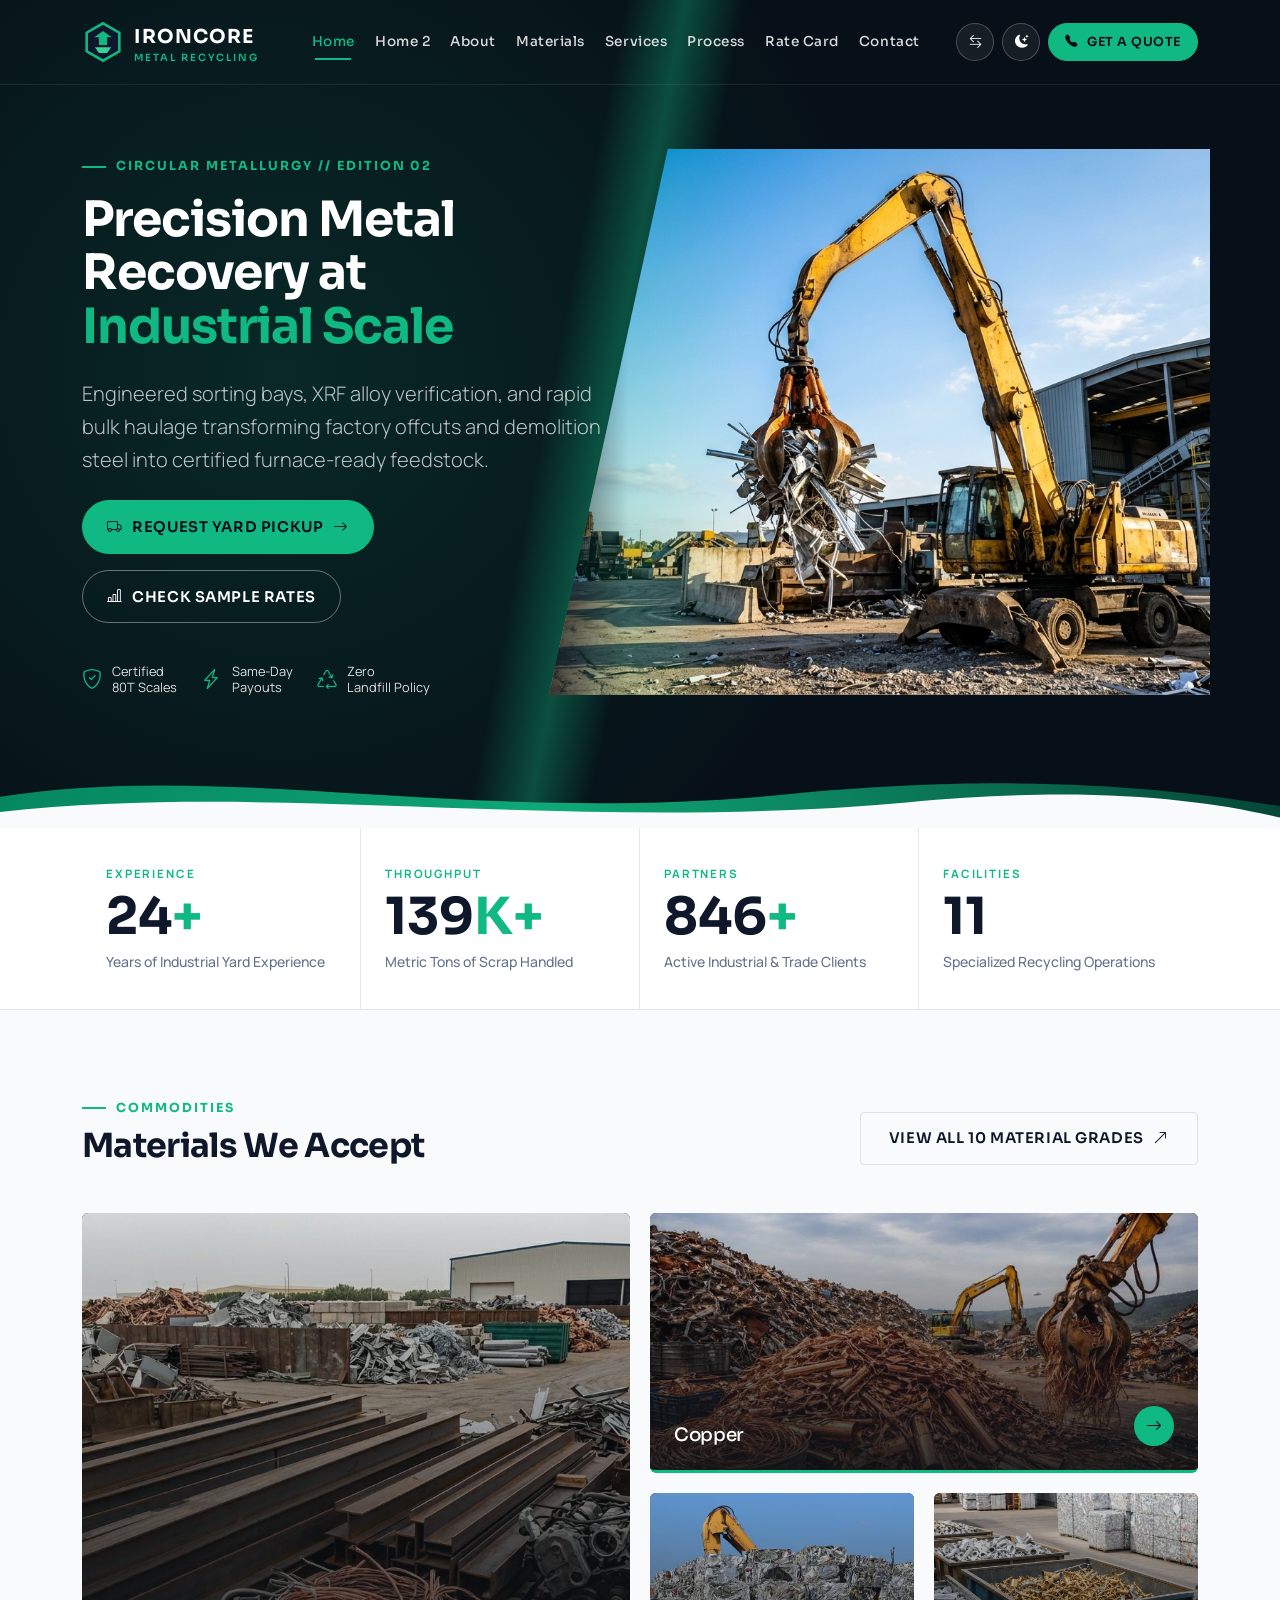
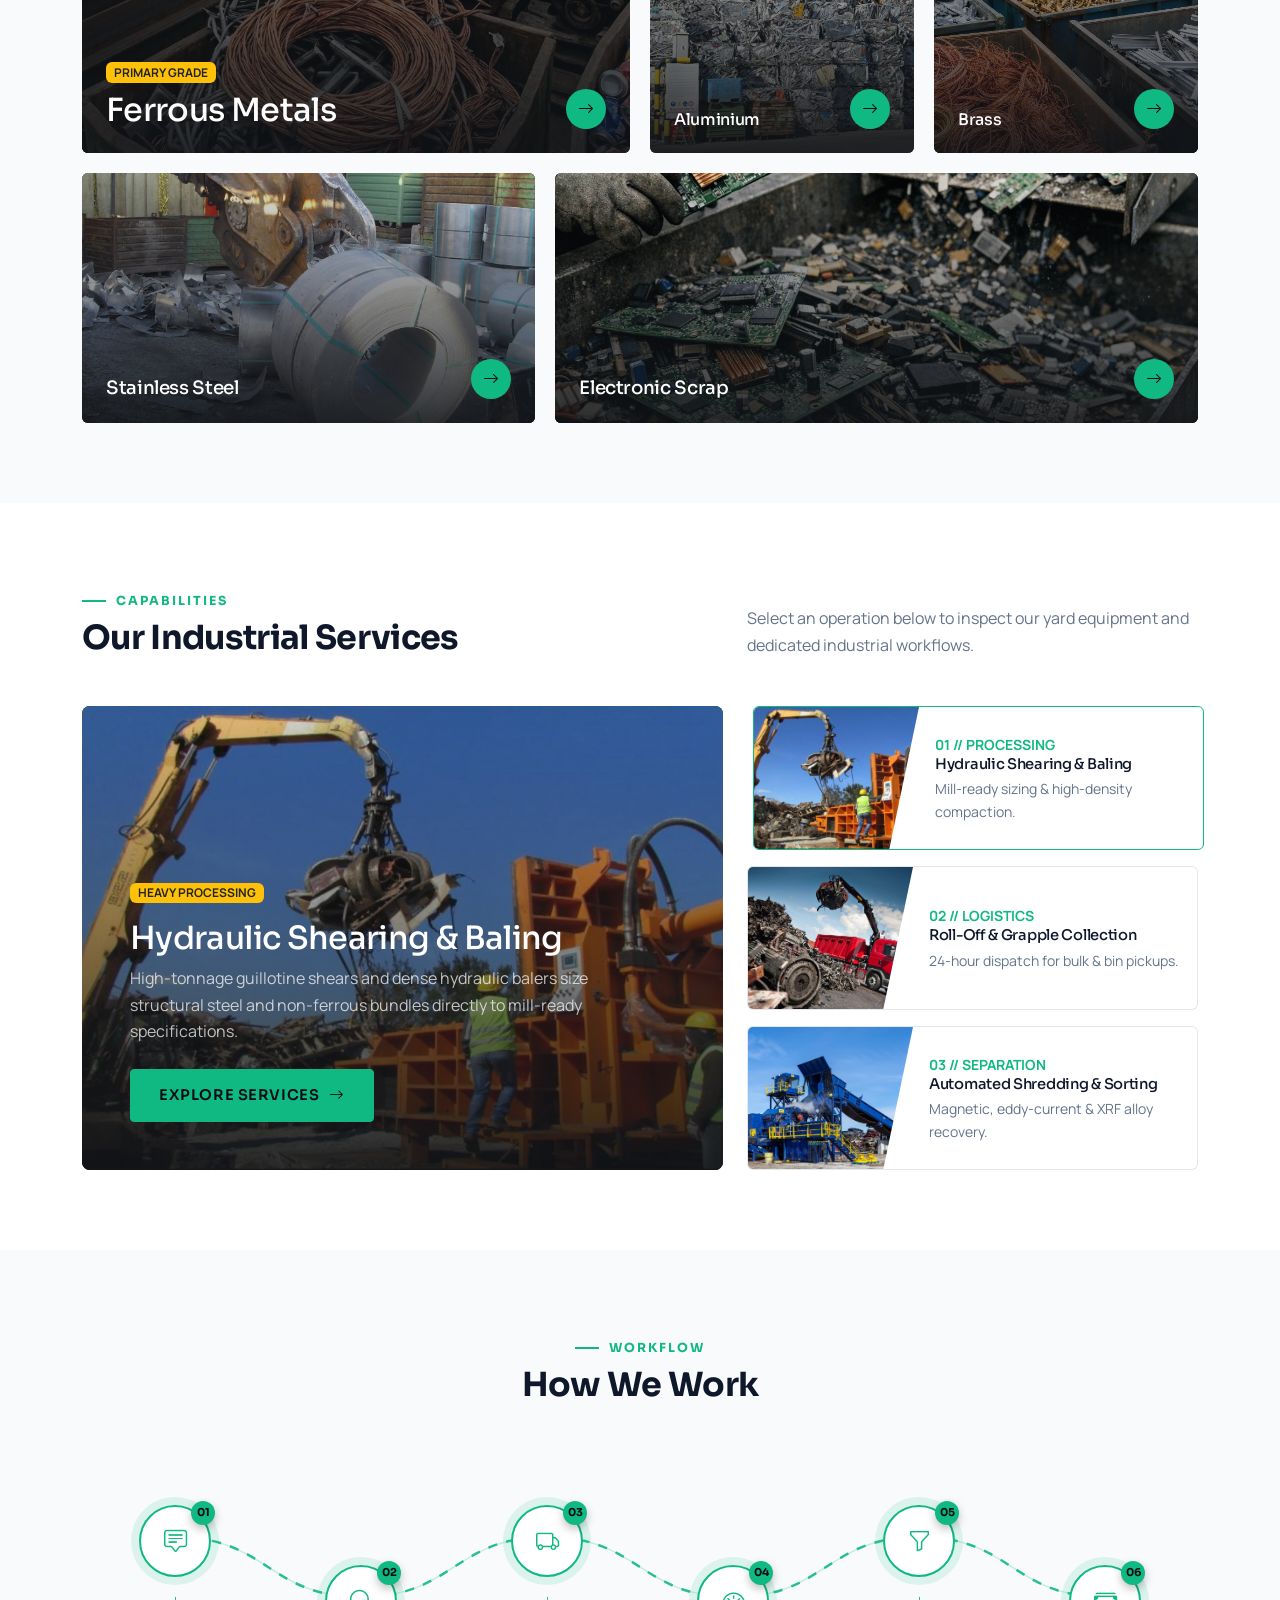
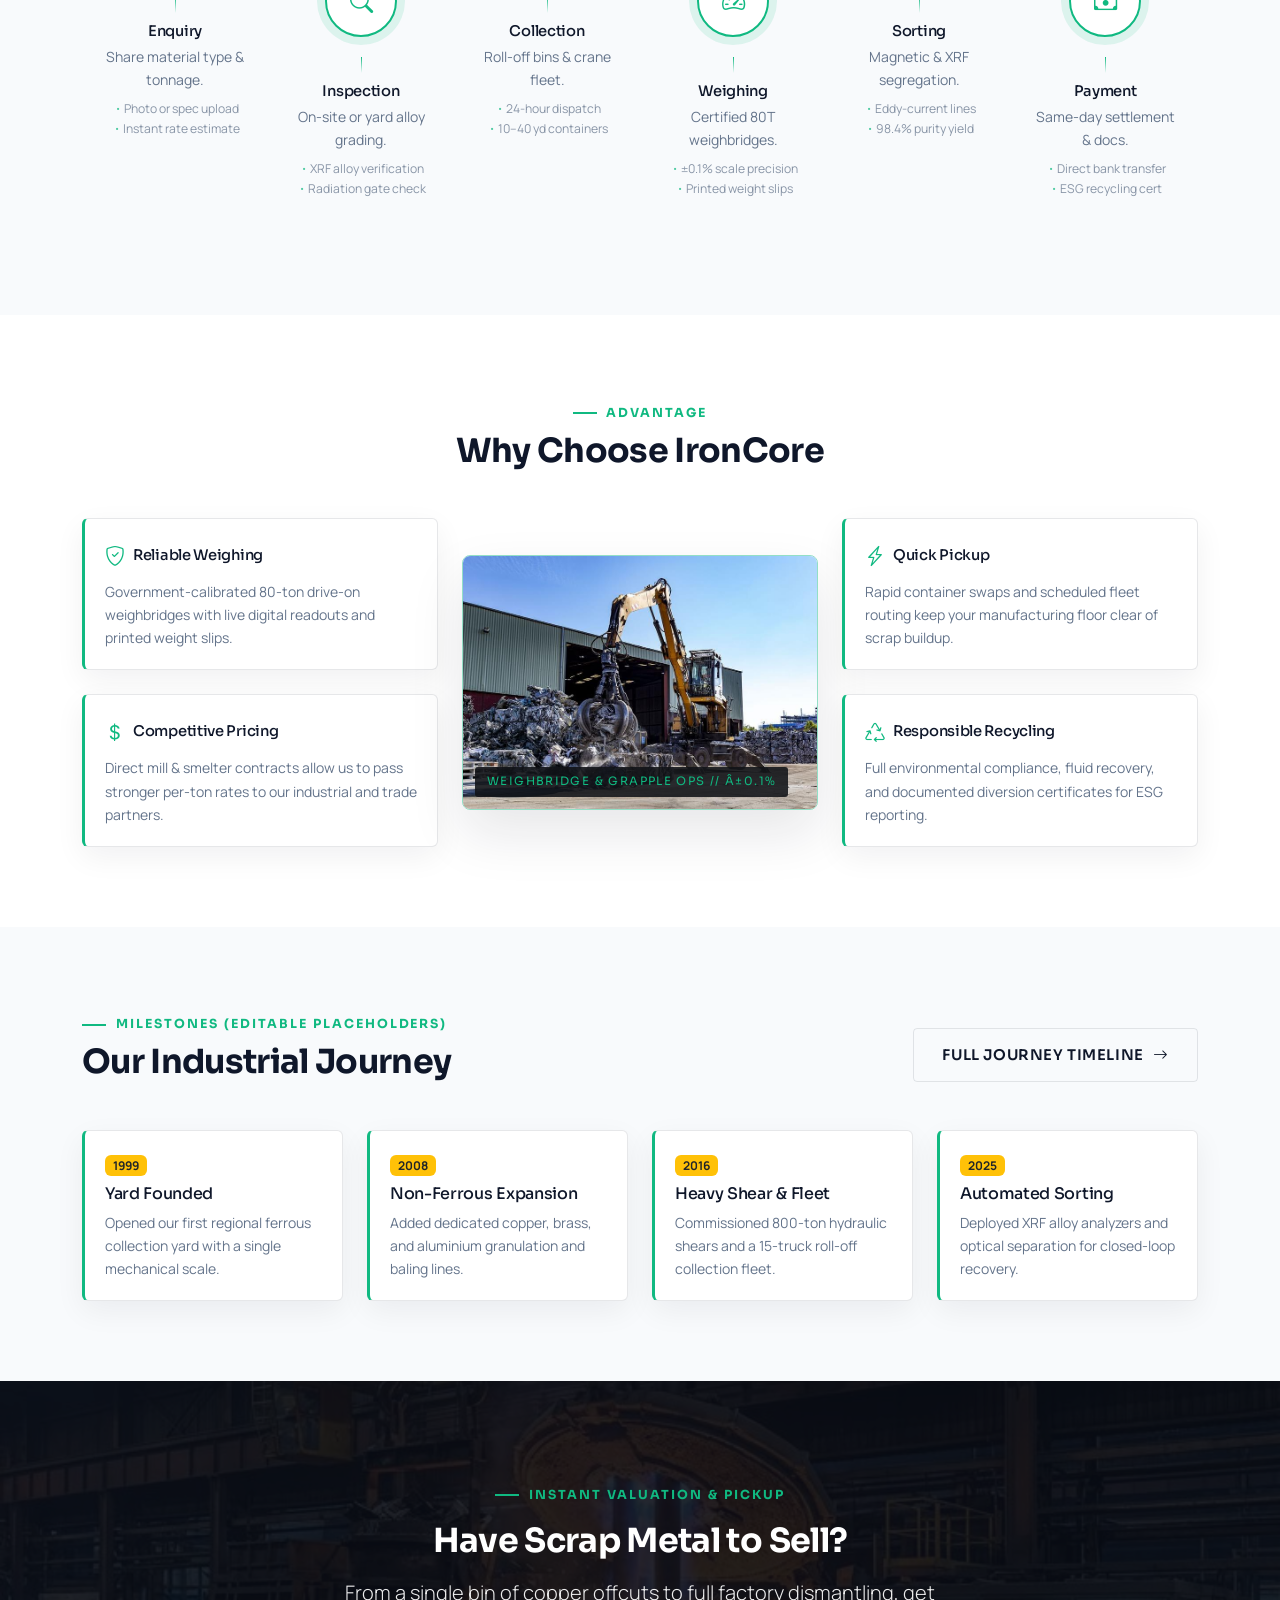
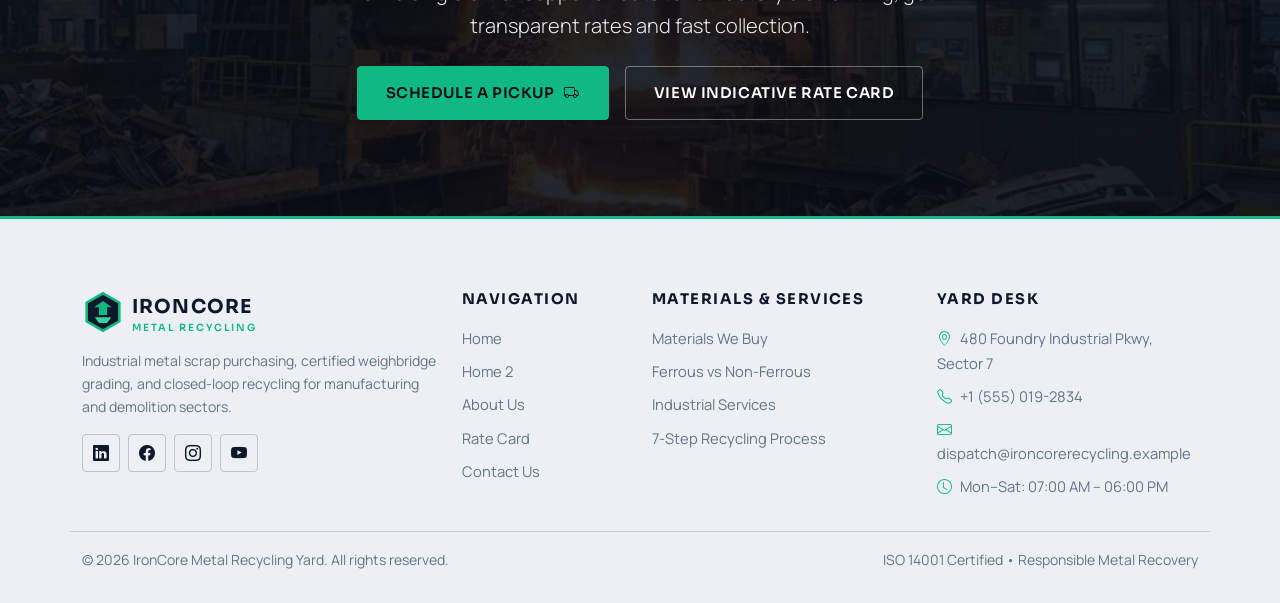
<file: index.html>
<!DOCTYPE html>
<html lang="en" dir="ltr" data-theme="light">
<head>
  <meta charset="UTF-8">
  <meta name="viewport" content="width=device-width, initial-scale=1.0">
  <title>IronCore Recycling | Industrial Metal Scrap &amp; Recycling Yard</title>
  <link rel="icon" type="image/svg+xml" href="data:image/svg+xml,%3Csvg xmlns='http://www.w3.org/2000/svg' viewBox='0 0 36 36'%3E%3Cpolygon points='18,2 32,10 32,26 18,34 4,26 4,10' fill='%230F172A' stroke='%2310B981' stroke-width='2.4'/%3E%3Cpath d='M18 8.5L25.5 14H21.5V20.5H14.5V14H10.5L18 8.5Z' fill='%2310B981'/%3E%3Cpath d='M11 22.5H25L21.5 27.5H14.5L11 22.5Z' fill='%2334D399'/%3E%3C/svg%3E">
  <meta name="description" content="Industrial metal scrap purchasing, certified weighbridge operations, bulk fleet collection, and responsible metal recycling.">
  <link rel="preconnect" href="https://fonts.googleapis.com">
  <link rel="preconnect" href="https://fonts.gstatic.com" crossorigin>
  <link href="https://fonts.googleapis.com/css2?family=Manrope:wght@400;500;600;700&family=Sora:wght@500;600;700&display=swap" rel="stylesheet">
  <link id="bootstrap-css" rel="stylesheet" href="https://cdn.jsdelivr.net/npm/bootstrap@5.3.3/dist/css/bootstrap.min.css">
  <link rel="stylesheet" href="https://cdn.jsdelivr.net/npm/bootstrap-icons@1.11.3/font/bootstrap-icons.min.css">
  <link rel="stylesheet" href="assets/css/style.css">
</head>
<body>

  <!-- GLOBAL HEADER -->
      <nav class="navbar navbar-expand-xl ic-navbar" aria-label="Main navigation">
    <div class="container">
      <a class="navbar-brand" href="index.html">
        <svg width="42" height="42" viewBox="0 0 36 36" fill="none" aria-hidden="true">
          <polygon points="18,2 32,10 32,26 18,34 4,26 4,10" fill="#0F172A" stroke="#10B981" stroke-width="2.2"/>
          <path d="M18 8.5L25.5 14H21.5V20.5H14.5V14H10.5L18 8.5Z" fill="#10B981"/>
          <path d="M11 22.5H25L21.5 27.5H14.5L11 22.5Z" fill="#34D399"/>
        </svg>
        <span>IRONCORE<small>METAL RECYCLING</small></span>
      </a>

      <button class="navbar-toggler ms-auto" type="button" data-bs-toggle="collapse" data-bs-target="#mainNav" aria-controls="mainNav" aria-expanded="false" aria-label="Toggle navigation">
        <i class="bi bi-list fs-4"></i>
      </button>

      <div class="collapse navbar-collapse" id="mainNav">
        <ul class="navbar-nav mx-xl-auto gap-xl-1 my-2 my-xl-0">
          <li class="nav-item"><a class="nav-link active" href="index.html">Home</a></li>
          <li class="nav-item"><a class="nav-link" href="home-2.html">Home 2</a></li>
          <li class="nav-item"><a class="nav-link" href="about.html">About</a></li>
          <li class="nav-item"><a class="nav-link" href="materials.html">Materials</a></li>
          <li class="nav-item"><a class="nav-link" href="services.html">Services</a></li>
          <li class="nav-item"><a class="nav-link" href="process.html">Process</a></li>
          <li class="nav-item"><a class="nav-link" href="rate-card.html">Rate Card</a></li>
          <li class="nav-item"><a class="nav-link" href="contact.html">Contact</a></li>
        </ul>
        <div class="d-flex flex-wrap align-items-center gap-2 pt-3 pt-xl-0 mt-2 mt-xl-0 border-top border-secondary border-opacity-25 border-xl-0">
          <button type="button" class="ic-icon-btn rounded-circle" data-rtl-toggle aria-label="Toggle RTL layout">
            <i class="bi bi-arrow-left-right"></i>
          </button>
          <button type="button" class="ic-icon-btn rounded-circle" data-theme-toggle aria-label="Toggle color theme">
            <i class="bi bi-sun-fill"></i>
          </button>
          <a href="contact.html" class="btn-industrial btn-orange rounded-pill py-2 px-3" style="font-size:0.78rem;">
            <i class="bi bi-telephone-fill"></i> Get a Quote
          </a>
        </div>
      </div>
    </div>
  </nav>

  <!-- SECTION 01: DIAGONAL SPLIT INDUSTRIAL HERO -->
  <header class="hero-split-h2">
    <div class="h2-diag-glow"></div>
    <div class="container position-relative" style="z-index: 4;">
      <div class="row align-items-center">
        <div class="col-lg-6 text-center text-lg-start">
          <span class="eyebrow-label mb-3">CIRCULAR METALLURGY // EDITION 02</span>
          <h1 class="display-3 fw-bold text-white mb-4">
            Precision Metal<br>Recovery at<br><span class="text-orange">Industrial Scale</span>
          </h1>
          <p class="lead text-light opacity-75 mb-4 mx-auto mx-lg-0" style="max-width: 520px;">
            Engineered sorting bays, XRF alloy verification, and rapid bulk haulage transforming factory offcuts and demolition steel into certified furnace-ready feedstock.
          </p>
          <div class="d-flex flex-wrap justify-content-center justify-content-lg-start gap-3 mb-4">
            <a href="contact.html" class="btn-industrial btn-orange rounded-pill px-4">
              <i class="bi bi-truck"></i> Request Yard Pickup <i class="bi bi-arrow-right"></i>
            </a>
            <a href="rate-card.html" class="btn-industrial btn-outline-light-ind rounded-pill px-4">
              <i class="bi bi-bar-chart-line"></i> Check Sample Rates
            </a>
          </div>
          <div class="d-flex flex-wrap justify-content-center justify-content-lg-start align-items-center gap-4 pt-3">
            <div class="h2-feature-pill"><i class="bi bi-shield-check"></i><span>Certified<br>80T Scales</span></div>
            <div class="h2-feature-pill"><i class="bi bi-lightning-charge"></i><span>Same-Day<br>Payouts</span></div>
            <div class="h2-feature-pill"><i class="bi bi-recycle"></i><span>Zero<br>Landfill Policy</span></div>
          </div>
        </div>
      </div>

      <!-- Responsive / Desktop Diagonal Photo -->
      <div class="h2-diag-media">
        <img src="assets/images/66.jpg" alt="Yellow hydraulic grapple excavator lifting metal scrap in recycling yard">
      </div>
    </div>

    <!-- Bottom Flowing Emerald Wave -->
    <svg class="h2-hero-wave" viewBox="0 0 1440 80" fill="none" preserveAspectRatio="none" aria-hidden="true">
      <defs>
        <linearGradient id="h2WaveGrad" x1="0%" y1="0%" x2="100%" y2="0%">
          <stop offset="0%" stop-color="#059669"/>
          <stop offset="45%" stop-color="#10B981"/>
          <stop offset="100%" stop-color="#064E3B"/>
        </linearGradient>
      </defs>
      <path d="M0,46 C260,8 520,76 880,44 C1140,20 1310,36 1440,56 L1440,80 L0,80 Z" fill="url(#h2WaveGrad)" opacity="0.88"/>
      <path d="M0,62 C320,30 640,84 1020,52 C1220,34 1350,48 1440,68 L1440,80 L0,80 Z" fill="var(--bg-body)"/>
    </svg>
  </header>

  <!-- SECTION 02: INDUSTRIAL NUMBERS -->
  <section id="numbers" class="stats-strip">
    <div class="container">
      <div class="row g-0">
        <div class="col-6 col-lg-3 stat-cell reveal-on-scroll">
          <div class="stat-code">EXPERIENCE</div>
          <div class="stat-number" data-counter="25" data-suffix="+">0<span>+</span></div>
          <div class="text-steel mt-2 small fw-medium">Years of Industrial Yard Experience</div>
        </div>
        <div class="col-6 col-lg-3 stat-cell reveal-on-scroll">
          <div class="stat-code">THROUGHPUT</div>
          <div class="stat-number" data-counter="140" data-suffix="K+">0<span>K+</span></div>
          <div class="text-steel mt-2 small fw-medium">Metric Tons of Scrap Handled</div>
        </div>
        <div class="col-6 col-lg-3 stat-cell reveal-on-scroll">
          <div class="stat-code">PARTNERS</div>
          <div class="stat-number" data-counter="850" data-suffix="+">0<span>+</span></div>
          <div class="text-steel mt-2 small fw-medium">Active Industrial &amp; Trade Clients</div>
        </div>
        <div class="col-6 col-lg-3 stat-cell reveal-on-scroll">
          <div class="stat-code">FACILITIES</div>
          <div class="stat-number" data-counter="12" data-suffix="">0</div>
          <div class="text-steel mt-2 small fw-medium">Specialized Recycling Operations</div>
        </div>
      </div>
    </div>
  </section>

  <!-- SECTION 03: MATERIALS WE ACCEPT (ASYMMETRIC GALLERY) -->
  <section id="materials" class="section-pad tech-grid-bg"><div class="container"><div class="row align-items-end mb-5"><div class="col-lg-7"><span class="eyebrow-label mb-2">COMMODITIES</span>
          <h2 class="display-title mb-0">Materials We Accept</h2>
        </div>
        <div class="col-lg-5 text-lg-end mt-3 mt-lg-0">
          <a href="materials.html" class="btn-industrial btn-outline-theme">View All 10 Material Grades <i class="bi bi-arrow-up-right"></i></a>
        </div>
      </div>

      <div class="asymmetric-gallery reveal-on-scroll">
        <a href="materials.html" class="mat-tile mat-tile-featured">
          <img src="assets/images/13.jpg" alt="Ferrous Metals and Structural Steel Scrap">
          <div class="mat-tile-overlay">
            <div class="d-flex justify-content-between align-items-end gap-3">
              <div>
                <span class="badge bg-warning text-dark mb-2">PRIMARY GRADE</span>
                <h3 class="h2 mb-0">Ferrous Metals</h3>
                <p class="mat-tile-desc mb-0">Heavy melting steel (HMS 1 &amp; 2), I-beams, plate cutoffs, cast iron, and demolition steel processed via hydraulic shears.</p>
              </div>
              <span class="circle-arrow"><i class="bi bi-arrow-right"></i></span>
            </div>
          </div>
        </a>

        <a href="materials.html" class="mat-tile mat-tile-copper">
          <img src="assets/images/26.jpg" alt="Copper Wire and Pipe Scrap">
          <div class="mat-tile-overlay">
            <div class="d-flex justify-content-between align-items-end gap-3">
              <div>
                <h3 class="h4 mb-0">Copper</h3>
                <p class="mat-tile-desc mb-0">Bare bright #1 copper wire, #2 tubing, insulated cable, and transformer windings.</p>
              </div>
              <span class="circle-arrow"><i class="bi bi-arrow-right"></i></span>
            </div>
          </div>
        </a>

        <a href="materials.html" class="mat-tile mat-tile-alum">
          <img src="assets/images/5.jpg" alt="Baled Aluminium Scrap">
          <div class="mat-tile-overlay">
            <div class="d-flex justify-content-between align-items-end gap-2">
              <div>
                <h3 class="h5 mb-0">Aluminium</h3>
                <p class="mat-tile-desc mb-0">6061/6063 extrusions, cast wheels, sheet &amp; UBC bales.</p>
              </div>
              <span class="circle-arrow"><i class="bi bi-arrow-right"></i></span>
            </div>
          </div>
        </a>

        <a href="materials.html" class="mat-tile mat-tile-brass">
          <img src="assets/images/46.jpg" alt="Sorted Brass Scrap Bins">
          <div class="mat-tile-overlay">
            <div class="d-flex justify-content-between align-items-end gap-2">
              <div>
                <h3 class="h5 mb-0">Brass</h3>
                <p class="mat-tile-desc mb-0">Yellow brass valves, red brass fittings, turnings, and shells.</p>
              </div>
              <span class="circle-arrow"><i class="bi bi-arrow-right"></i></span>
            </div>
          </div>
        </a>

        <a href="materials.html" class="mat-tile mat-tile-steel">
          <img src="assets/images/39.jpg" alt="Stainless Steel Coils and Scrap">
          <div class="mat-tile-overlay">
            <div class="d-flex justify-content-between align-items-end gap-3">
              <div>
                <h3 class="h4 mb-0">Stainless Steel</h3>
                <p class="mat-tile-desc mb-0">304, 316, and high-nickel alloy scrap verified with handheld XRF analyzers.</p>
              </div>
              <span class="circle-arrow"><i class="bi bi-arrow-right"></i></span>
            </div>
          </div>
        </a>

        <a href="materials.html" class="mat-tile mat-tile-ewaste">
          <img src="assets/images/53.jpg" alt="Electronic Scrap Circuit Boards">
          <div class="mat-tile-overlay">
            <div class="d-flex justify-content-between align-items-end gap-3">
              <div>
                <h3 class="h4 mb-0">Electronic Scrap</h3>
                <p class="mat-tile-desc mb-0">Server boards, telecom racks, electric motors, and insulated wiring harnesses.</p>
              </div>
              <span class="circle-arrow"><i class="bi bi-arrow-right"></i></span>
            </div>
          </div>
        </a>
      </div>
    </div>
  </section>

  <!-- SECTION 04: OUR INDUSTRIAL SERVICES (SPLIT DIAGONAL REVEAL) -->
  <section id="services" class="section-pad bg-surface"><div class="container"><div class="row mb-5 align-items-end">
        <div class="col-lg-7">
          <span class="eyebrow-label mb-2">CAPABILITIES</span>
          <h2 class="display-title mb-0">Our Industrial Services</h2>
        </div>
        <div class="col-lg-5">
          <p class="text-steel mb-0">Select an operation below to inspect our yard equipment and dedicated industrial workflows.</p>
        </div>
      </div>

      <div class="row g-4 align-items-stretch">
        <div class="col-lg-7 reveal-on-scroll">
          <div class="diagonal-service-feature h-100">
            <img id="diagFeatureImg" src="assets/images/19.jpg" alt="Hydraulic Scrap Shear Operations">
            <div class="mat-tile-overlay p-4 p-md-5">
              <span id="diagFeatureTag" class="badge bg-warning text-dark align-self-start mb-3">HEAVY PROCESSING</span>
              <h3 id="diagFeatureTitle" class="h2 text-white mb-2">Hydraulic Shearing &amp; Baling</h3>
              <p id="diagFeatureDesc" class="text-light opacity-75 mb-4" style="max-width: 520px;">High-tonnage guillotine shears and dense hydraulic balers size structural steel and non-ferrous bundles directly to mill-ready specifications.</p>
              <a href="services.html" class="btn-industrial btn-orange align-self-start">Explore Services <i class="bi bi-arrow-right"></i></a>
            </div>
          </div>
        </div>

        <div class="col-lg-5 d-flex flex-column justify-content-between gap-3 reveal-on-scroll">
          <div class="diagonal-panel-card active"
               data-diag-service
               data-img="assets/images/19.jpg"
               data-tag="HEAVY PROCESSING"
               data-title="Hydraulic Shearing &amp; Baling"
               data-desc="High-tonnage guillotine shears and dense hydraulic balers size structural steel and non-ferrous bundles directly to mill-ready specifications.">
            <div class="diagonal-thumb"><img src="assets/images/19.jpg" alt="Hydraulic Shear"></div>
            <div class="p-3">
              <div class="small text-orange fw-bold">01 // PROCESSING</div>
              <h4 class="h6 mb-1">Hydraulic Shearing &amp; Baling</h4>
              <p class="small text-steel mb-0">Mill-ready sizing &amp; high-density compaction.</p>
            </div>
          </div>

          <div class="diagonal-panel-card"
               data-diag-service
               data-img="assets/images/29.jpg"
               data-tag="FLEET LOGISTICS"
               data-title="Roll-Off &amp; Grapple Collection"
               data-desc="Dedicated hook-lift containers, flatbed trailers, and self-loading crane trucks for scheduled factory pickups and demolition sites.">
            <div class="diagonal-thumb"><img src="assets/images/29.jpg" alt="Scrap Collection Truck"></div>
            <div class="p-3">
              <div class="small text-orange fw-bold">02 // LOGISTICS</div>
              <h4 class="h6 mb-1">Roll-Off &amp; Grapple Collection</h4>
              <p class="small text-steel mb-0">24-hour dispatch for bulk &amp; bin pickups.</p>
            </div>
          </div>

          <div class="diagonal-panel-card"
               data-diag-service
               data-img="assets/images/30.jpg"
               data-tag="SHREDDING &amp; SEPARATION"
               data-title="Automated Shredding &amp; Sorting"
               data-desc="Eddy-current separators, magnetic drums, and optical sorting lines achieve 98%+ alloy purity across mixed industrial streams.">
            <div class="diagonal-thumb"><img src="assets/images/30.jpg" alt="Industrial Metal Shredder"></div>
            <div class="p-3">
              <div class="small text-orange fw-bold">03 // SEPARATION</div>
              <h4 class="h6 mb-1">Automated Shredding &amp; Sorting</h4>
              <p class="small text-steel mb-0">Magnetic, eddy-current &amp; XRF alloy recovery.</p>
            </div>
          </div>
        </div>
      </div>
    </div>
  </section>

  <!-- SECTION 05: HOW WE WORK (FLOWING S-CURVE TIMELINE) -->
  <section id="process" class="section-pad"><div class="container"><div class="text-center mb-5"><span class="eyebrow-label mb-2">WORKFLOW</span>
        <h2 class="display-title">How We Work</h2>
      </div>

      <div class="scurve-wrapper reveal-on-scroll">
        <svg class="scurve-svg-bg d-none d-lg-block" viewBox="0 0 1200 140" fill="none" preserveAspectRatio="none">
          <path d="M 100 36 C 200 36, 200 96, 300 96 C 400 96, 400 36, 500 36 C 600 36, 600 96, 700 96 C 800 96, 800 36, 900 36 C 1000 36, 1000 96, 1100 96"
                stroke="#10B981" stroke-width="1.5" opacity="0.22"/>
          <path class="scurve-flow-line" d="M 100 36 C 200 36, 200 96, 300 96 C 400 96, 400 36, 500 36 C 600 36, 600 96, 700 96 C 800 96, 800 36, 900 36 C 1000 36, 1000 96, 1100 96"
                stroke="#10B981" stroke-width="2.5" stroke-dasharray="10 10" opacity="0.88"/>
        </svg>
        <svg class="scurve-svg-tablet d-none d-md-block d-lg-none" viewBox="0 0 600 760" fill="none" preserveAspectRatio="none" aria-hidden="true">
          <path id="tabletScurvePath" class="scurve-flow-line" d="M 150 83 L 450 83 C 545 83, 545 335, 450 335 L 150 335 C 55 335, 55 587, 150 587 L 450 587"
                stroke="#10B981" stroke-width="2.5" stroke-dasharray="10 10" opacity="0.8"/>
        </svg>

        <div class="row g-3 g-lg-0 scurve-mobile-track">
          <div class="col-md-6 col-lg-2 scurve-step">
            <div class="scurve-node"><i class="bi bi-chat-square-text"></i><span class="scurve-num">01</span></div>
            <div class="scurve-card">
              <h4 class="h6 mb-1">Enquiry</h4>
              <p class="small text-steel mb-2">Share material type &amp; tonnage.</p>
              <ul class="list-unstyled small text-steel opacity-75 mb-0" style="font-size:0.76rem;">
                <li><i class="bi bi-dot text-orange"></i>Photo or spec upload</li>
                <li><i class="bi bi-dot text-orange"></i>Instant rate estimate</li>
              </ul>
            </div>
          </div>
          <div class="col-md-6 col-lg-2 scurve-step">
            <div class="scurve-node"><i class="bi bi-search"></i><span class="scurve-num">02</span></div>
            <div class="scurve-card">
              <h4 class="h6 mb-1">Inspection</h4>
              <p class="small text-steel mb-2">On-site or yard alloy grading.</p>
              <ul class="list-unstyled small text-steel opacity-75 mb-0" style="font-size:0.76rem;">
                <li><i class="bi bi-dot text-orange"></i>XRF alloy verification</li>
                <li><i class="bi bi-dot text-orange"></i>Radiation gate check</li>
              </ul>
            </div>
          </div>
          <div class="col-md-6 col-lg-2 scurve-step">
            <div class="scurve-node"><i class="bi bi-truck"></i><span class="scurve-num">03</span></div>
            <div class="scurve-card">
              <h4 class="h6 mb-1">Collection</h4>
              <p class="small text-steel mb-2">Roll-off bins &amp; crane fleet.</p>
              <ul class="list-unstyled small text-steel opacity-75 mb-0" style="font-size:0.76rem;">
                <li><i class="bi bi-dot text-orange"></i>24-hour dispatch</li>
                <li><i class="bi bi-dot text-orange"></i>10&ndash;40 yd containers</li>
              </ul>
            </div>
          </div>
          <div class="col-md-6 col-lg-2 scurve-step">
            <div class="scurve-node"><i class="bi bi-speedometer2"></i><span class="scurve-num">04</span></div>
            <div class="scurve-card">
              <h4 class="h6 mb-1">Weighing</h4>
              <p class="small text-steel mb-2">Certified 80T weighbridges.</p>
              <ul class="list-unstyled small text-steel opacity-75 mb-0" style="font-size:0.76rem;">
                <li><i class="bi bi-dot text-orange"></i>&plusmn;0.1% scale precision</li>
                <li><i class="bi bi-dot text-orange"></i>Printed weight slips</li>
              </ul>
            </div>
          </div>
          <div class="col-md-6 col-lg-2 scurve-step">
            <div class="scurve-node"><i class="bi bi-funnel"></i><span class="scurve-num">05</span></div>
            <div class="scurve-card">
              <h4 class="h6 mb-1">Sorting</h4>
              <p class="small text-steel mb-2">Magnetic &amp; XRF segregation.</p>
              <ul class="list-unstyled small text-steel opacity-75 mb-0" style="font-size:0.76rem;">
                <li><i class="bi bi-dot text-orange"></i>Eddy-current lines</li>
                <li><i class="bi bi-dot text-orange"></i>98.4% purity yield</li>
              </ul>
            </div>
          </div>
          <div class="col-md-6 col-lg-2 scurve-step">
            <div class="scurve-node"><i class="bi bi-cash-stack"></i><span class="scurve-num">06</span></div>
            <div class="scurve-card">
              <h4 class="h6 mb-1">Payment</h4>
              <p class="small text-steel mb-2">Same-day settlement &amp; docs.</p>
              <ul class="list-unstyled small text-steel opacity-75 mb-0" style="font-size:0.76rem;">
                <li><i class="bi bi-dot text-orange"></i>Direct bank transfer</li>
                <li><i class="bi bi-dot text-orange"></i>ESG recycling cert</li>
              </ul>
            </div>
          </div>
        </div>
      </div>
    </div>
  </section>

  <!-- SECTION 06: WHY CHOOSE US (MACHINERY + FLOATING TECHNICAL CALLOUTS) -->
  <section id="why-us" class="section-pad bg-surface"><div class="container"><div class="text-center mb-5"><span class="eyebrow-label mb-2">ADVANTAGE</span>
        <h2 class="display-title">Why Choose IronCore</h2>
      </div>

      <div class="row g-4 align-items-center machinery-callout-wrap">
        <div class="col-lg-4 d-flex flex-column gap-4 reveal-on-scroll">
          <div class="callout-badge-card">
            <div class="d-flex align-items-center gap-2 mb-2">
              <i class="bi bi-shield-check text-orange fs-5"></i>
              <h4 class="h6 mb-0">Reliable Weighing</h4>
            </div>
            <p class="small text-steel mb-0">Government-calibrated 80-ton drive-on weighbridges with live digital readouts and printed weight slips.</p>
          </div>
          <div class="callout-badge-card">
            <div class="d-flex align-items-center gap-2 mb-2">
              <i class="bi bi-currency-dollar text-orange fs-5"></i>
              <h4 class="h6 mb-0">Competitive Pricing</h4>
            </div>
            <p class="small text-steel mb-0">Direct mill &amp; smelter contracts allow us to pass stronger per-ton rates to our industrial and trade partners.</p>
          </div>
        </div>

        <div class="col-lg-4 reveal-on-scroll">
          <div class="machinery-center-frame">
            <img src="assets/images/9.jpg" alt="Material handler crane with scrap grapple">
          </div>
        </div>

        <div class="col-lg-4 d-flex flex-column gap-4 reveal-on-scroll">
          <div class="callout-badge-card">
            <div class="d-flex align-items-center gap-2 mb-2">
              <i class="bi bi-lightning-charge text-orange fs-5"></i>
              <h4 class="h6 mb-0">Quick Pickup</h4>
            </div>
            <p class="small text-steel mb-0">Rapid container swaps and scheduled fleet routing keep your manufacturing floor clear of scrap buildup.</p>
          </div>
          <div class="callout-badge-card">
            <div class="d-flex align-items-center gap-2 mb-2">
              <i class="bi bi-recycle text-orange fs-5"></i>
              <h4 class="h6 mb-0">Responsible Recycling</h4>
            </div>
            <p class="small text-steel mb-0">Full environmental compliance, fluid recovery, and documented diversion certificates for ESG reporting.</p>
          </div>
        </div>
      </div>
    </div>
  </section>

  <!-- SECTION 07: OUR JOURNEY PREVIEW (WINDING ROAD MILESTONES) -->
  <section id="journey" class="section-pad tech-grid-bg"><div class="container"><div class="row align-items-end mb-5"><div class="col-lg-8">
          <span class="eyebrow-label mb-2">MILESTONES (EDITABLE PLACEHOLDERS)</span>
          <h2 class="display-title mb-0">Our Industrial Journey</h2>
        </div>
        <div class="col-lg-4 text-lg-end mt-3 mt-lg-0">
          <a href="about.html#journey" class="btn-industrial btn-outline-theme">Full Journey Timeline <i class="bi bi-arrow-right"></i></a>
        </div>
      </div>

      <div class="row g-4 reveal-on-scroll">
        <div class="col-md-6 col-lg-3">
          <div class="callout-badge-card h-100">
            <span class="badge bg-warning text-dark mb-2">1999</span>
            <h4 class="h5">Yard Founded</h4>
            <p class="small text-steel mb-0">Opened our first regional ferrous collection yard with a single mechanical scale.</p>
          </div>
        </div>
        <div class="col-md-6 col-lg-3">
          <div class="callout-badge-card h-100">
            <span class="badge bg-warning text-dark mb-2">2008</span>
            <h4 class="h5">Non-Ferrous Expansion</h4>
            <p class="small text-steel mb-0">Added dedicated copper, brass, and aluminium granulation and baling lines.</p>
          </div>
        </div>
        <div class="col-md-6 col-lg-3">
          <div class="callout-badge-card h-100">
            <span class="badge bg-warning text-dark mb-2">2016</span>
            <h4 class="h5">Heavy Shear &amp; Fleet</h4>
            <p class="small text-steel mb-0">Commissioned 800-ton hydraulic shears and a 15-truck roll-off collection fleet.</p>
          </div>
        </div>
        <div class="col-md-6 col-lg-3">
          <div class="callout-badge-card h-100">
            <span class="badge bg-warning text-dark mb-2">2025</span>
            <h4 class="h5">Automated Sorting</h4>
            <p class="small text-steel mb-0">Deployed XRF alloy analyzers and optical separation for closed-loop recovery.</p>
          </div>
        </div>
      </div>
    </div>
  </section>

  <!-- SECTION 08: STRONG CTA -->
  <section class="position-relative py-5 overflow-hidden bg-deep-black">
    <div class="inner-hero-bg" style="background-image: url('assets/images/57.jpg'); opacity: 0.4;"></div>
    <div class="inner-hero-overlay" style="background: rgba(9, 13, 22, 0.72);"></div>
    <div class="container position-relative py-5 text-center reveal-on-scroll" style="z-index: 2;">
      <span class="eyebrow-label mb-3">INSTANT VALUATION &amp; PICKUP</span>
      <h2 class="display-title text-white mb-3">Have Scrap Metal to Sell?</h2>
      <p class="lead text-white mx-auto mb-4" style="max-width: 620px; opacity: 0.92;">
        From a single bin of copper offcuts to full factory dismantling, get transparent rates and fast collection.
      </p>
      <div class="d-flex justify-content-center flex-wrap gap-3">
        <a href="contact.html" class="btn-industrial btn-orange">Schedule a Pickup <i class="bi bi-truck"></i></a>
        <a href="rate-card.html" class="btn-industrial btn-outline-light-ind">View Indicative Rate Card</a>
      </div>
    </div>
  </section>

  <!-- GLOBAL FOOTER -->
  <footer class="ic-footer">
    <div class="container">
      <div class="row g-4 pb-4 border-bottom border-secondary border-opacity-25">
        <div class="col-lg-4">
          <a class="navbar-brand d-inline-flex align-items-center gap-2 mb-3 text-decoration-none" href="index.html">
        <svg width="42" height="42" viewBox="0 0 36 36" fill="none" aria-hidden="true">
          <polygon points="18,2 32,10 32,26 18,34 4,26 4,10" fill="#0F172A" stroke="#10B981" stroke-width="2.2"/>
          <path d="M18 8.5L25.5 14H21.5V20.5H14.5V14H10.5L18 8.5Z" fill="#10B981"/>
          <path d="M11 22.5H25L21.5 27.5H14.5L11 22.5Z" fill="#34D399"/>
        </svg>
            <span>IRONCORE<small>METAL RECYCLING</small></span>
          </a>
          <p class="small text-steel mb-3">Industrial metal scrap purchasing, certified weighbridge grading, and closed-loop recycling for manufacturing and demolition sectors.</p>
          <div class="d-flex gap-2">
            <a href="#" class="social-pill" aria-label="LinkedIn"><i class="bi bi-linkedin"></i></a>
            <a href="#" class="social-pill" aria-label="Facebook"><i class="bi bi-facebook"></i></a>
            <a href="#" class="social-pill" aria-label="Instagram"><i class="bi bi-instagram"></i></a>
            <a href="#" class="social-pill" aria-label="YouTube"><i class="bi bi-youtube"></i></a>
          </div>
        </div>
                <div class="col-6 col-lg-2">
          <h5>Navigation</h5>
          <ul>
            <li><a href="index.html">Home</a></li>
            <li><a href="home-2.html">Home 2</a></li>
            <li><a href="about.html#story">About Us</a></li>
            <li><a href="rate-card.html#rates">Rate Card</a></li>
            <li><a href="contact.html#pickup-form">Contact Us</a></li>
          </ul>
        </div>
        <div class="col-6 col-lg-3">
          <h5>Materials &amp; Services</h5>
          <ul>
            <li><a href="materials.html#categories">Materials We Buy</a></li>
            <li><a href="materials.html#comparison">Ferrous vs Non-Ferrous</a></li>
            <li><a href="services.html#portfolio">Industrial Services</a></li>
            <li><a href="process.html#stages">7-Step Recycling Process</a></li>
          </ul>
        </div>
        <div class="col-lg-3">
          <h5>Yard Desk</h5>
          <ul>
            <li><i class="bi bi-geo-alt text-orange me-2"></i>480 Foundry Industrial Pkwy, Sector 7</li>
            <li><i class="bi bi-telephone text-orange me-2"></i>+1 (555) 019-2834</li>
            <li><i class="bi bi-envelope text-orange me-2"></i>dispatch@ironcorerecycling.example</li>
            <li><i class="bi bi-clock text-orange me-2"></i>Mon&ndash;Sat: 07:00 AM &ndash; 06:00 PM</li>
          </ul>
        </div>
      </div>
      <div class="d-flex flex-column flex-md-row justify-content-between align-items-center pt-3 small text-steel">
        <span>&copy; 2026 IronCore Metal Recycling Yard. All rights reserved.</span>
        <span>ISO 14001 Certified &bull; Responsible Metal Recovery</span>
      </div>
    </div>
  </footer>

  <button id="backToTop" class="back-to-top" aria-label="Back to top"><i class="bi bi-arrow-up"></i></button>

  <script src="https://cdn.jsdelivr.net/npm/bootstrap@5.3.3/dist/js/bootstrap.bundle.min.js"></script>
  <script src="assets/js/main.js"></script>
</body>
</html>
</file>
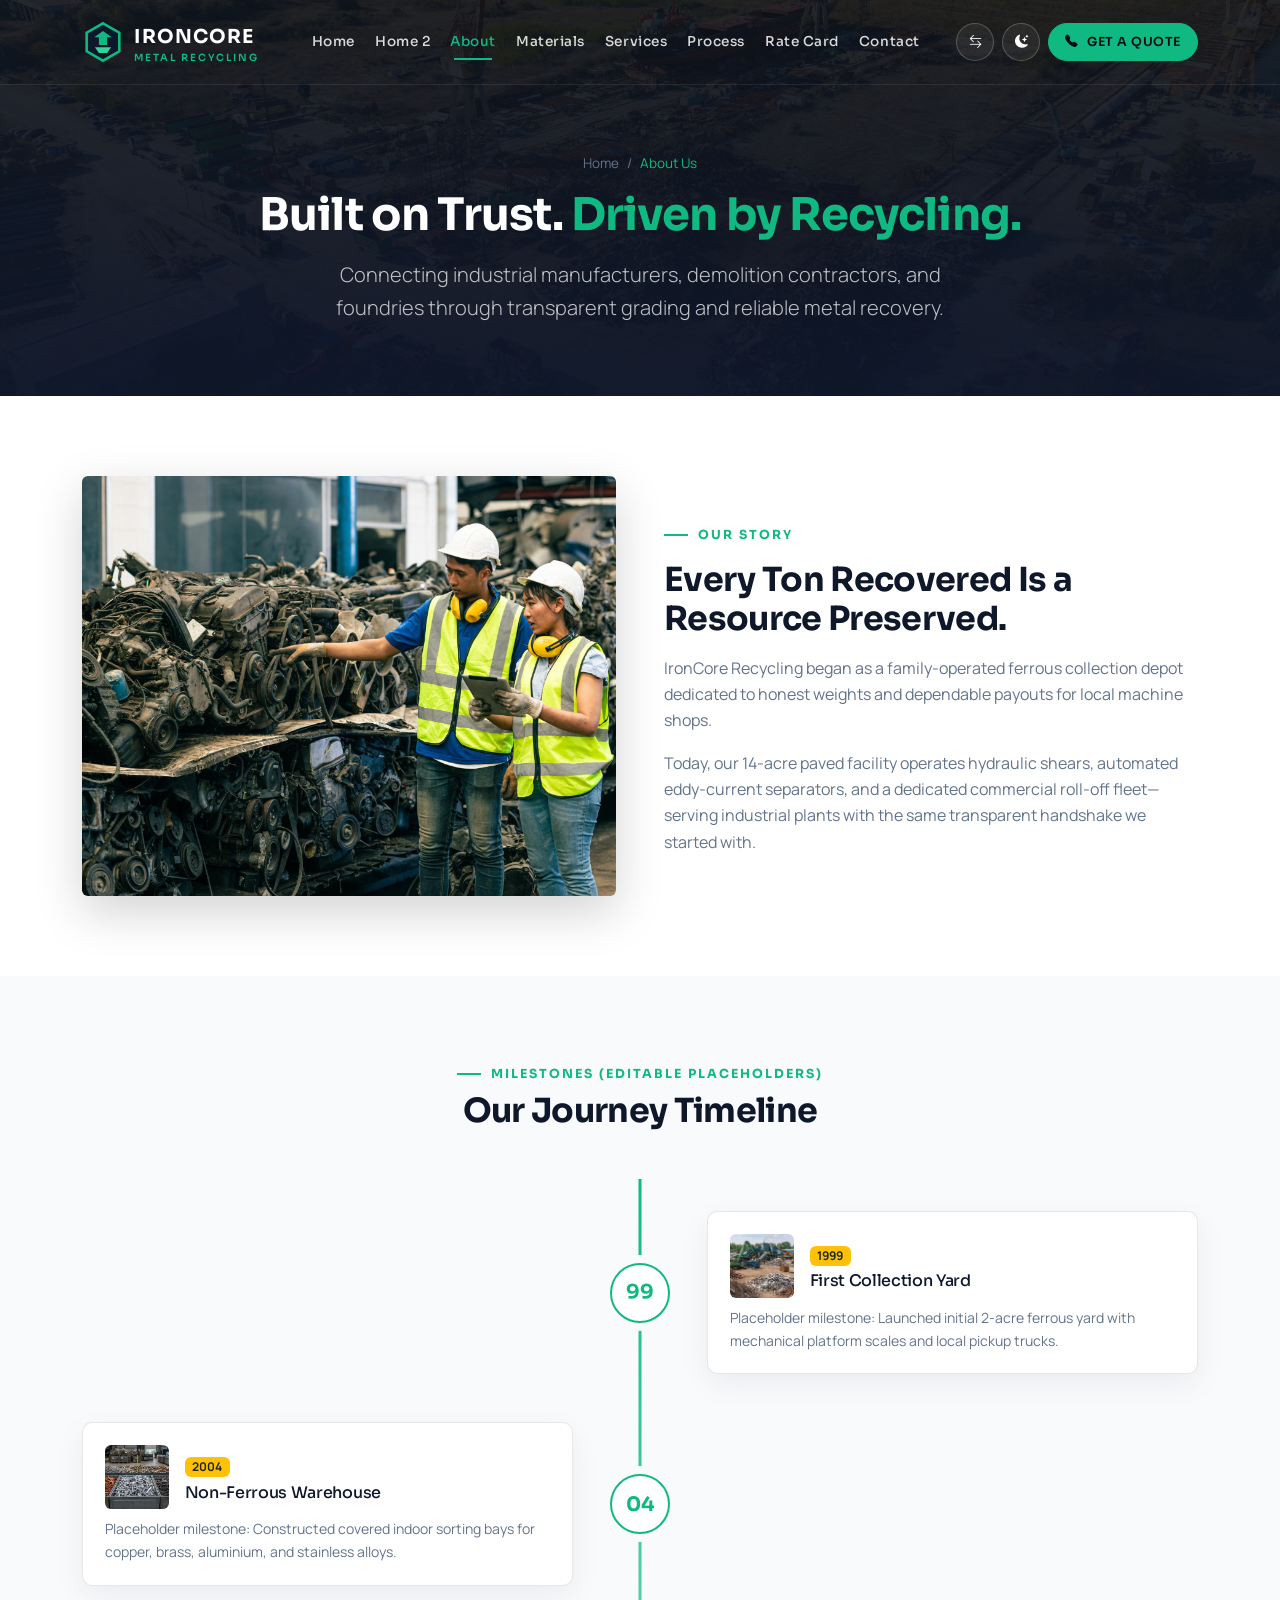
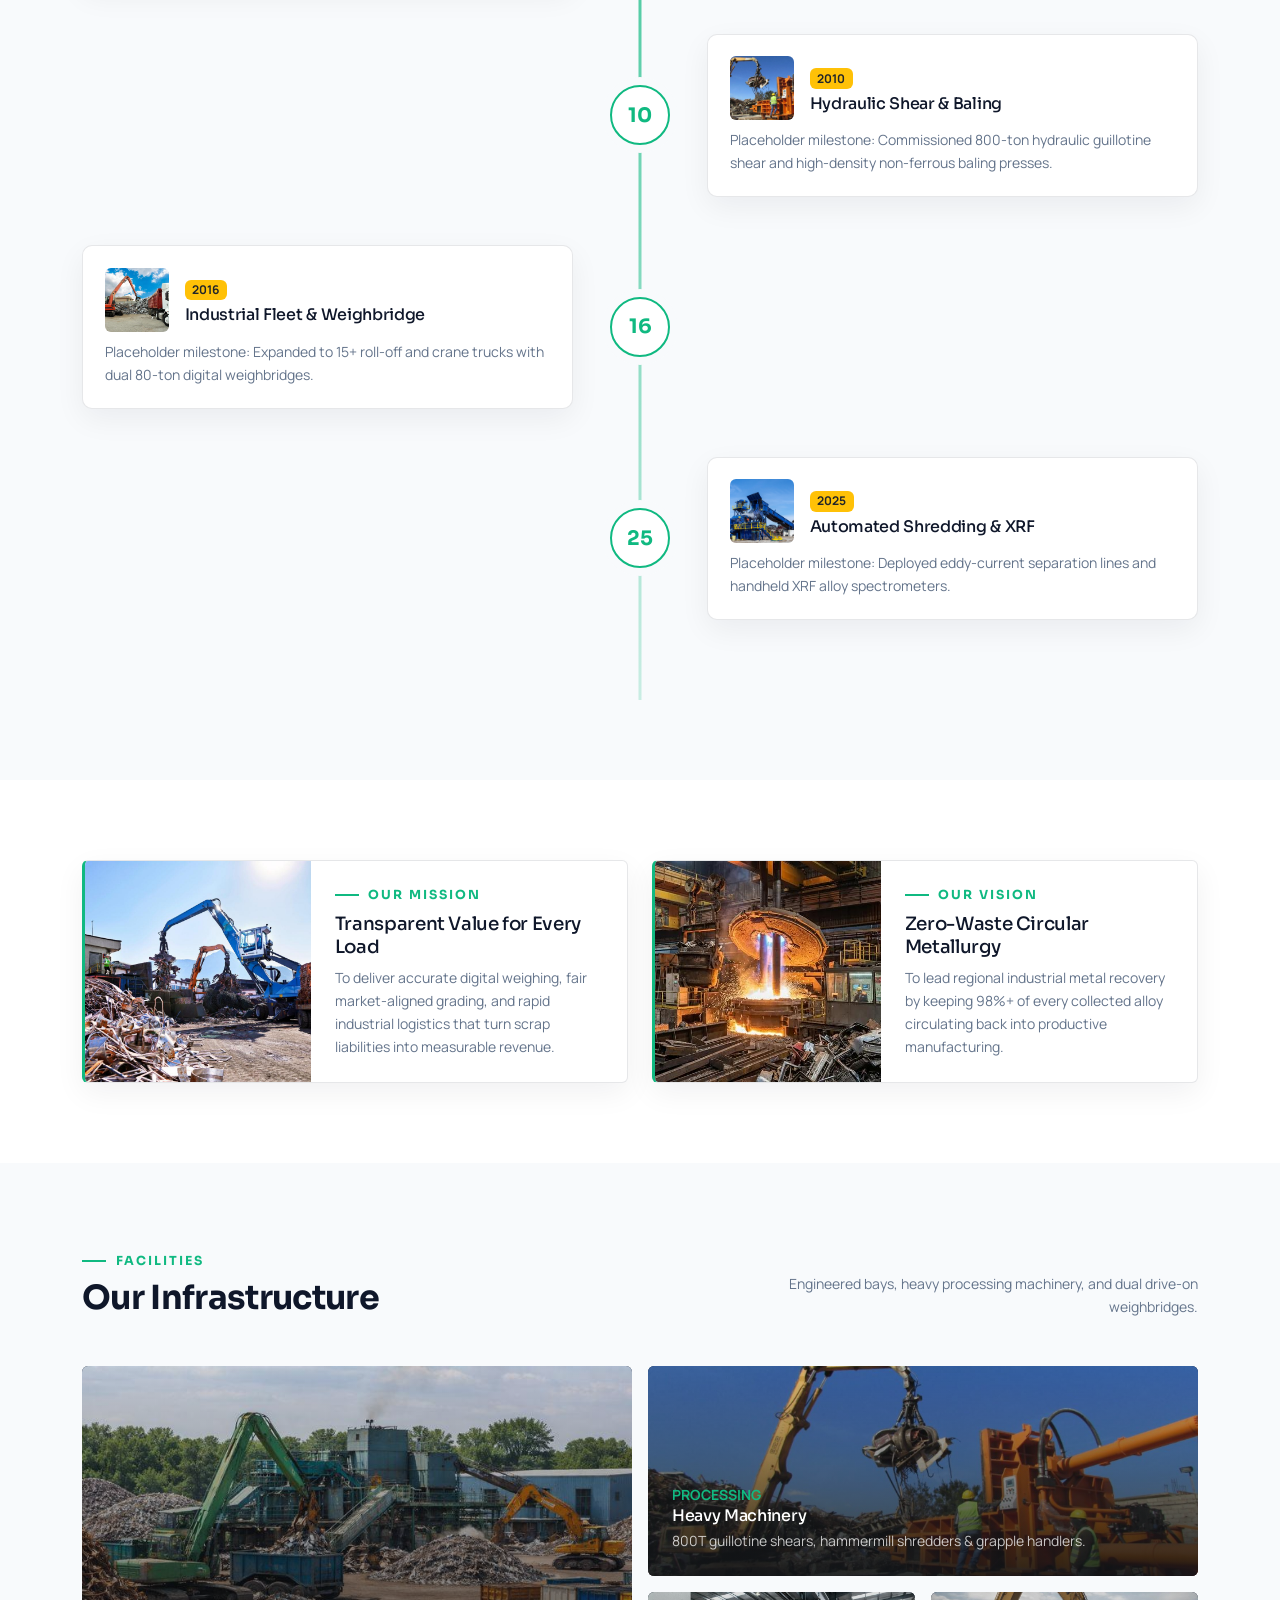
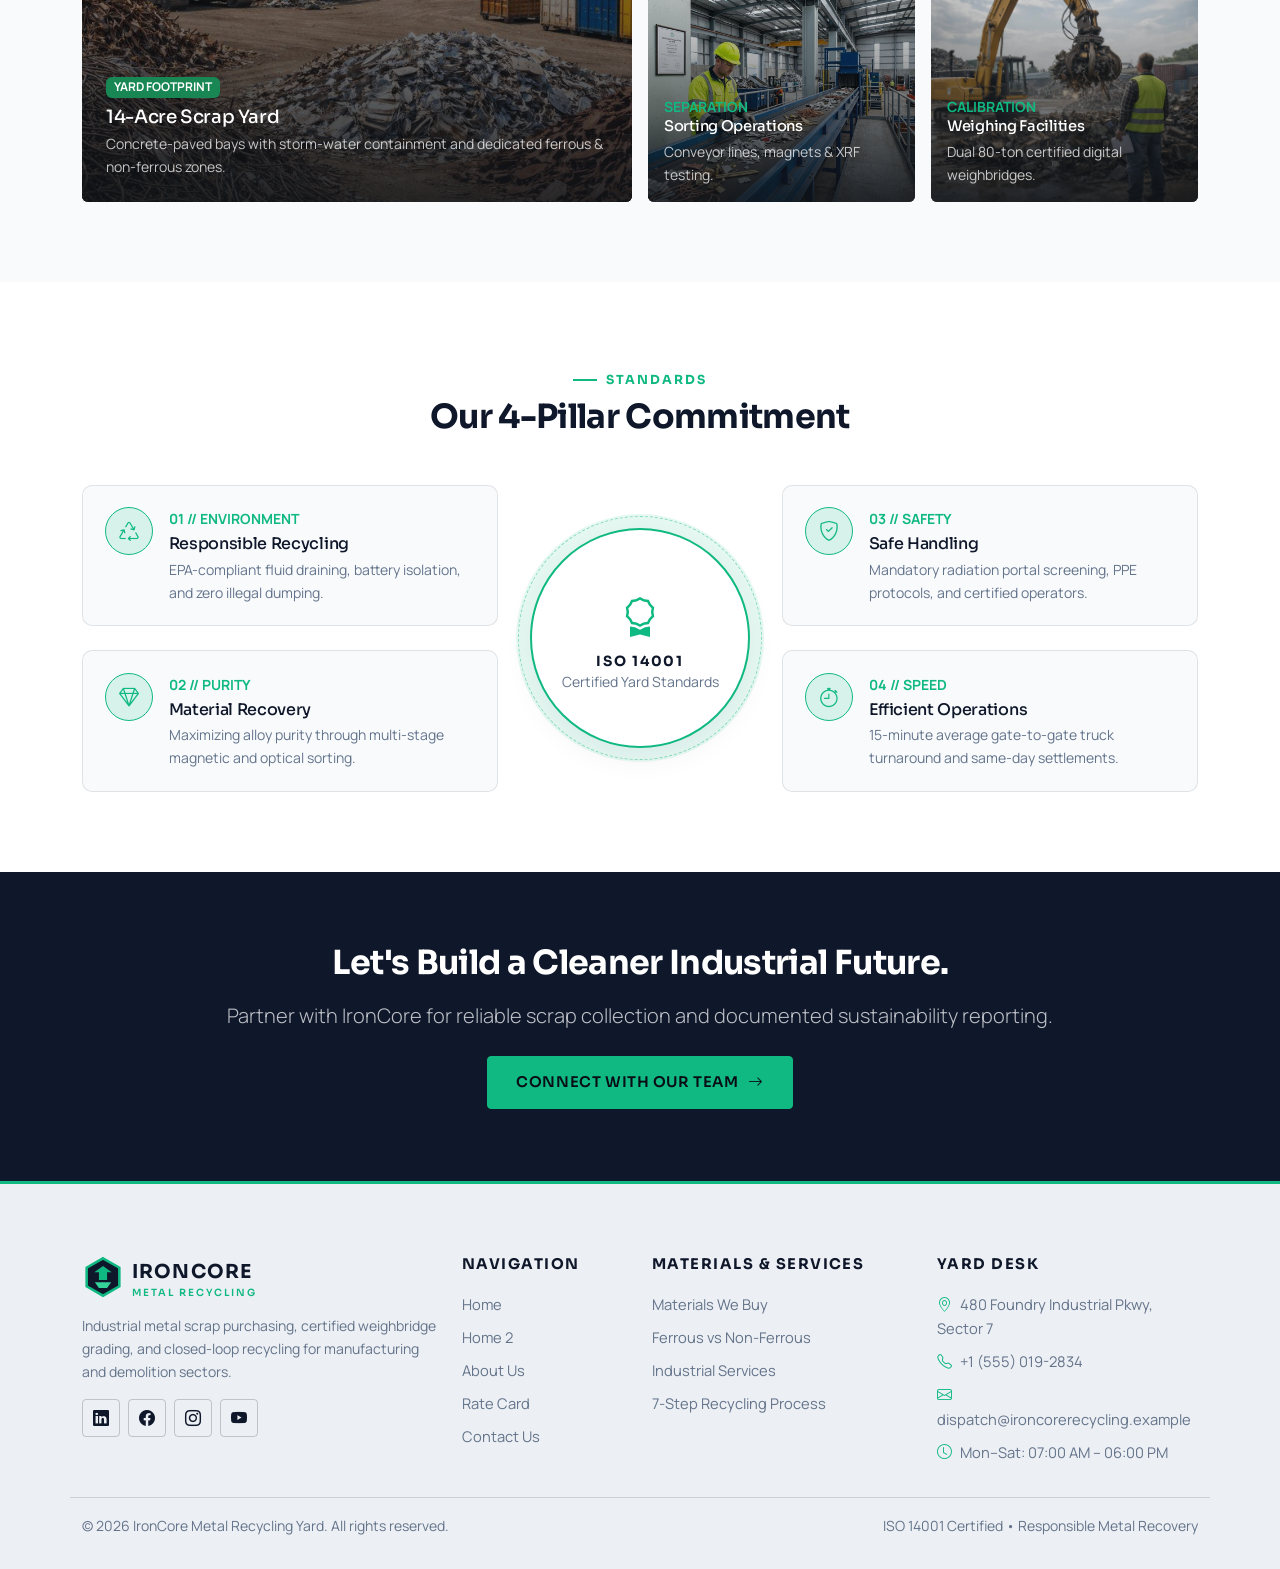
<file: about.html>
<!DOCTYPE html>
<html lang="en" dir="ltr" data-theme="light">
<head>
  <meta charset="UTF-8">
  <meta name="viewport" content="width=device-width, initial-scale=1.0">
  <title>About Us | IronCore Metal Recycling Yard</title>
  <link rel="icon" type="image/svg+xml" href="data:image/svg+xml,%3Csvg xmlns='http://www.w3.org/2000/svg' viewBox='0 0 36 36'%3E%3Cpolygon points='18,2 32,10 32,26 18,34 4,26 4,10' fill='%230F172A' stroke='%2310B981' stroke-width='2.4'/%3E%3Cpath d='M18 8.5L25.5 14H21.5V20.5H14.5V14H10.5L18 8.5Z' fill='%2310B981'/%3E%3Cpath d='M11 22.5H25L21.5 27.5H14.5L11 22.5Z' fill='%2334D399'/%3E%3C/svg%3E">
  <meta name="description" content="Learn about IronCore Recycling's story, winding journey timeline, certified infrastructure, and environmental commitment.">
  <link rel="preconnect" href="https://fonts.googleapis.com">
  <link rel="preconnect" href="https://fonts.gstatic.com" crossorigin>
  <link href="https://fonts.googleapis.com/css2?family=Manrope:wght@400;500;600;700&family=Sora:wght@500;600;700&display=swap" rel="stylesheet">
  <link id="bootstrap-css" rel="stylesheet" href="https://cdn.jsdelivr.net/npm/bootstrap@5.3.3/dist/css/bootstrap.min.css">
  <link rel="stylesheet" href="https://cdn.jsdelivr.net/npm/bootstrap-icons@1.11.3/font/bootstrap-icons.min.css">
  <link rel="stylesheet" href="assets/css/style.css">
</head>
<body>

  <!-- GLOBAL HEADER -->
      <nav class="navbar navbar-expand-xl ic-navbar" aria-label="Main navigation">
    <div class="container">
      <a class="navbar-brand" href="index.html">
        <svg width="42" height="42" viewBox="0 0 36 36" fill="none" aria-hidden="true">
          <polygon points="18,2 32,10 32,26 18,34 4,26 4,10" fill="#0F172A" stroke="#10B981" stroke-width="2.2"/>
          <path d="M18 8.5L25.5 14H21.5V20.5H14.5V14H10.5L18 8.5Z" fill="#10B981"/>
          <path d="M11 22.5H25L21.5 27.5H14.5L11 22.5Z" fill="#34D399"/>
        </svg>
        <span>IRONCORE<small>METAL RECYCLING</small></span>
      </a>

      <button class="navbar-toggler ms-auto" type="button" data-bs-toggle="collapse" data-bs-target="#mainNav" aria-controls="mainNav" aria-expanded="false" aria-label="Toggle navigation">
        <i class="bi bi-list fs-4"></i>
      </button>

      <div class="collapse navbar-collapse" id="mainNav">
        <ul class="navbar-nav mx-xl-auto gap-xl-1 my-2 my-xl-0">
          <li class="nav-item"><a class="nav-link" href="index.html">Home</a></li>
          <li class="nav-item"><a class="nav-link" href="home-2.html">Home 2</a></li>
          <li class="nav-item"><a class="nav-link active" href="about.html">About</a></li>
          <li class="nav-item"><a class="nav-link" href="materials.html">Materials</a></li>
          <li class="nav-item"><a class="nav-link" href="services.html">Services</a></li>
          <li class="nav-item"><a class="nav-link" href="process.html">Process</a></li>
          <li class="nav-item"><a class="nav-link" href="rate-card.html">Rate Card</a></li>
          <li class="nav-item"><a class="nav-link" href="contact.html">Contact</a></li>
        </ul>
        <div class="d-flex flex-wrap align-items-center gap-2 pt-3 pt-xl-0 mt-2 mt-xl-0 border-top border-secondary border-opacity-25 border-xl-0">
          <button type="button" class="ic-icon-btn rounded-circle" data-rtl-toggle aria-label="Toggle RTL layout">
            <i class="bi bi-arrow-left-right"></i>
          </button>
          <button type="button" class="ic-icon-btn rounded-circle" data-theme-toggle aria-label="Toggle color theme">
            <i class="bi bi-sun-fill"></i>
          </button>
          <a href="contact.html" class="btn-industrial btn-orange rounded-pill py-2 px-3" style="font-size:0.78rem;">
            <i class="bi bi-telephone-fill"></i> Get a Quote
          </a>
        </div>
      </div>
    </div>
  </nav>

  <!-- HERO -->
  <header class="inner-hero">
    <div class="inner-hero-bg" style="background-image: url('assets/images/20.jpg');"></div>
    <div class="inner-hero-overlay"></div>
    <div class="container position-relative">
      <nav aria-label="breadcrumb">
        <ol class="breadcrumb-ind">
          <li><a href="index.html">Home</a></li>
          <li>/</li>
          <li class="text-orange">About Us</li>
        </ol>
      </nav>
      <h1 class="display-title text-white mb-3">Built on Trust. <span class="text-orange">Driven by Recycling.</span></h1>
      <p class="lead text-light opacity-75 mb-0" style="max-width: 640px;">Connecting industrial manufacturers, demolition contractors, and foundries through transparent grading and reliable metal recovery.</p>
    </div>
  </header>

  <!-- SECTION 02: OUR STORY -->
  <section id="story" class="section-pad bg-surface"><div class="container"><div class="row align-items-center g-5">
        <div class="col-lg-6 reveal-on-scroll">
          <img src="assets/images/44.jpg" alt="Yard inspectors reviewing industrial scrap" class="rounded shadow-lg" style="width:100%;height:420px;object-fit:cover;">
        </div>
        <div class="col-lg-6 reveal-on-scroll text-center text-lg-start">
          <span class="eyebrow-label mb-3">OUR STORY</span>
          <h2 class="display-title mb-3">Every Ton Recovered Is a Resource Preserved.</h2>
          <p class="text-steel mb-3">IronCore Recycling began as a family-operated ferrous collection depot dedicated to honest weights and dependable payouts for local machine shops.</p>
          <p class="text-steel mb-0">Today, our 14-acre paved facility operates hydraulic shears, automated eddy-current separators, and a dedicated commercial roll-off fleet&mdash;serving industrial plants with the same transparent handshake we started with.</p>
        </div>
      </div>
    </div>
  </section>

  <!-- SECTION 03: OUR JOURNEY TIMELINE (WINDING ROAD) -->
  <section id="journey" class="section-pad tech-grid-bg">
    <div class="container">
      <div class="text-center mb-5">
        <span class="eyebrow-label mb-2">MILESTONES (EDITABLE PLACEHOLDERS)</span>
        <h2 class="display-title">Our Journey Timeline</h2>
      </div>

      <div class="winding-timeline">
        <div class="winding-spine"></div>

        <div class="winding-row reveal-on-scroll">
          <div class="winding-card">
            <div class="d-flex align-items-center gap-3 mb-2">
              <img src="assets/images/3.jpg" alt="1999 First Yard" class="rounded" style="width:64px;height:64px;object-fit:cover;">
              <div>
                <span class="badge bg-warning text-dark">1999</span>
                <h4 class="h5 mb-0 mt-1">First Collection Yard</h4>
              </div>
            </div>
            <p class="small text-steel mb-0">Placeholder milestone: Launched initial 2-acre ferrous yard with mechanical platform scales and local pickup trucks.</p>
          </div>
          <div class="winding-node">99</div>
          <div class="d-none d-md-block" style="width:44%;"></div>
        </div>

        <div class="winding-row reveal-on-scroll">
          <div class="winding-card">
            <div class="d-flex align-items-center gap-3 mb-2">
              <img src="assets/images/24.jpg" alt="2004 Non-Ferrous" class="rounded" style="width:64px;height:64px;object-fit:cover;">
              <div>
                <span class="badge bg-warning text-dark">2004</span>
                <h4 class="h5 mb-0 mt-1">Non-Ferrous Warehouse</h4>
              </div>
            </div>
            <p class="small text-steel mb-0">Placeholder milestone: Constructed covered indoor sorting bays for copper, brass, aluminium, and stainless alloys.</p>
          </div>
          <div class="winding-node">04</div>
          <div class="d-none d-md-block" style="width:44%;"></div>
        </div>

        <div class="winding-row reveal-on-scroll">
          <div class="winding-card">
            <div class="d-flex align-items-center gap-3 mb-2">
              <img src="assets/images/19.jpg" alt="2010 Heavy Shearing" class="rounded" style="width:64px;height:64px;object-fit:cover;">
              <div>
                <span class="badge bg-warning text-dark">2010</span>
                <h4 class="h5 mb-0 mt-1">Hydraulic Shear &amp; Baling</h4>
              </div>
            </div>
            <p class="small text-steel mb-0">Placeholder milestone: Commissioned 800-ton hydraulic guillotine shear and high-density non-ferrous baling presses.</p>
          </div>
          <div class="winding-node">10</div>
          <div class="d-none d-md-block" style="width:44%;"></div>
        </div>

        <div class="winding-row reveal-on-scroll">
          <div class="winding-card">
            <div class="d-flex align-items-center gap-3 mb-2">
              <img src="assets/images/15.jpg" alt="2016 Fleet Expansion" class="rounded" style="width:64px;height:64px;object-fit:cover;">
              <div>
                <span class="badge bg-warning text-dark">2016</span>
                <h4 class="h5 mb-0 mt-1">Industrial Fleet &amp; Weighbridge</h4>
              </div>
            </div>
            <p class="small text-steel mb-0">Placeholder milestone: Expanded to 15+ roll-off and crane trucks with dual 80-ton digital weighbridges.</p>
          </div>
          <div class="winding-node">16</div>
          <div class="d-none d-md-block" style="width:44%;"></div>
        </div>

        <div class="winding-row reveal-on-scroll">
          <div class="winding-card">
            <div class="d-flex align-items-center gap-3 mb-2">
              <img src="assets/images/30.jpg" alt="2025 Automated Sorting" class="rounded" style="width:64px;height:64px;object-fit:cover;">
              <div>
                <span class="badge bg-warning text-dark">2025</span>
                <h4 class="h5 mb-0 mt-1">Automated Shredding &amp; XRF</h4>
              </div>
            </div>
            <p class="small text-steel mb-0">Placeholder milestone: Deployed eddy-current separation lines and handheld XRF alloy spectrometers.</p>
          </div>
          <div class="winding-node">25</div>
          <div class="d-none d-md-block" style="width:44%;"></div>
        </div>
      </div>
    </div>
  </section>

  <!-- MISSION & VISION -->
  <section id="mission" class="section-pad bg-surface">
    <div class="container">
      <div class="row g-4 reveal-on-scroll">
        <div class="col-lg-6">
          <div class="callout-badge-card p-0 overflow-hidden h-100">
            <div class="row g-0 h-100 align-items-stretch">
              <div class="col-sm-5">
                <img src="assets/images/4.jpg" alt="Blue material handler crane" class="w-100 h-100" style="min-height: 210px; object-fit: cover;">
              </div>
              <div class="col-sm-7 p-4 d-flex flex-column justify-content-center">
                <span class="eyebrow-label mb-2">OUR MISSION</span>
                <h3 class="h4 mb-2">Transparent Value for Every Load</h3>
                <p class="small text-steel mb-0">To deliver accurate digital weighing, fair market-aligned grading, and rapid industrial logistics that turn scrap liabilities into measurable revenue.</p>
              </div>
            </div>
          </div>
        </div>
        <div class="col-lg-6">
          <div class="callout-badge-card p-0 overflow-hidden h-100">
            <div class="row g-0 h-100 align-items-stretch">
              <div class="col-sm-5">
                <img src="assets/images/57.jpg" alt="Molten metal furnace recycling" class="w-100 h-100" style="min-height: 210px; object-fit: cover;">
              </div>
              <div class="col-sm-7 p-4 d-flex flex-column justify-content-center">
                <span class="eyebrow-label mb-2">OUR VISION</span>
                <h3 class="h4 mb-2">Zero-Waste Circular Metallurgy</h3>
                <p class="small text-steel mb-0">To lead regional industrial metal recovery by keeping 98%+ of every collected alloy circulating back into productive manufacturing.</p>
              </div>
            </div>
          </div>
        </div>
      </div>
    </div>
  </section>

  <!-- SECTION 05: OUR INFRASTRUCTURE (MAGAZINE LAYOUT) -->
  <section id="infrastructure" class="section-pad">
    <div class="container">
      <div class="row align-items-end mb-5">
        <div class="col-lg-7">
          <span class="eyebrow-label mb-2">FACILITIES</span>
          <h2 class="display-title mb-0">Our Infrastructure</h2>
        </div>
        <div class="col-lg-5 text-lg-end mt-2 mt-lg-0">
          <p class="small text-steel mb-0">Engineered bays, heavy processing machinery, and dual drive-on weighbridges.</p>
        </div>
      </div>

      <div class="row g-3 reveal-on-scroll">
        <div class="col-lg-6">
          <div class="mat-tile h-100 infra-feature-tile">
            <img src="assets/images/3.jpg" alt="14-Acre Scrap Yard">
            <div class="mat-tile-overlay p-4">
              <span class="badge bg-success align-self-start mb-2">YARD FOOTPRINT</span>
              <h4 class="h4 mb-1">14-Acre Scrap Yard</h4>
              <p class="small opacity-75 mb-0">Concrete-paved bays with storm-water containment and dedicated ferrous &amp; non-ferrous zones.</p>
            </div>
          </div>
        </div>
        <div class="col-lg-6">
          <div class="row g-3">
            <div class="col-12">
              <div class="mat-tile" style="min-height: 210px;">
                <img src="assets/images/19.jpg" alt="Heavy Machinery">
                <div class="mat-tile-overlay p-4">
                  <span class="small text-orange fw-bold">PROCESSING</span>
                  <h4 class="h5 mb-1">Heavy Machinery</h4>
                  <p class="small opacity-75 mb-0">800T guillotine shears, hammermill shredders &amp; grapple handlers.</p>
                </div>
              </div>
            </div>
            <div class="col-sm-6">
              <div class="mat-tile" style="min-height: 210px;">
                <img src="assets/images/1.jpg" alt="Sorting Operations">
                <div class="mat-tile-overlay p-3">
                  <span class="small text-orange fw-bold">SEPARATION</span>
                  <h4 class="h6 mb-1">Sorting Operations</h4>
                  <p class="small opacity-75 mb-0">Conveyor lines, magnets &amp; XRF testing.</p>
                </div>
              </div>
            </div>
            <div class="col-sm-6">
              <div class="mat-tile" style="min-height: 210px;">
                <img src="assets/images/16.jpg" alt="Weighing Facilities">
                <div class="mat-tile-overlay p-3">
                  <span class="small text-orange fw-bold">CALIBRATION</span>
                  <h4 class="h6 mb-1">Weighing Facilities</h4>
                  <p class="small opacity-75 mb-0">Dual 80-ton certified digital weighbridges.</p>
                </div>
              </div>
            </div>
          </div>
        </div>
      </div>
    </div>
  </section>

  <!-- SECTION 06: OUR COMMITMENT (CIRCULAR INFOGRAPHIC) -->
  <section id="commitment" class="section-pad bg-surface">
    <div class="container">
      <div class="text-center mb-5">
        <span class="eyebrow-label mb-2">STANDARDS</span>
        <h2 class="display-title">Our 4-Pillar Commitment</h2>
      </div>

      <div class="commitment-grid reveal-on-scroll">
        <div class="d-flex flex-column gap-4">
          <div class="commitment-pillar">
            <div class="commitment-icon"><i class="bi bi-recycle"></i></div>
            <div>
              <div class="small text-orange fw-bold mb-1">01 // ENVIRONMENT</div>
              <h4 class="h5 mb-1">Responsible Recycling</h4>
              <p class="small text-steel mb-0">EPA-compliant fluid draining, battery isolation, and zero illegal dumping.</p>
            </div>
          </div>
          <div class="commitment-pillar">
            <div class="commitment-icon"><i class="bi bi-gem"></i></div>
            <div>
              <div class="small text-orange fw-bold mb-1">02 // PURITY</div>
              <h4 class="h5 mb-1">Material Recovery</h4>
              <p class="small text-steel mb-0">Maximizing alloy purity through multi-stage magnetic and optical sorting.</p>
            </div>
          </div>
        </div>

        <div class="commitment-hub">
          <i class="bi bi-award text-orange fs-1 mb-1"></i>
          <div class="fw-bold font-heading small text-uppercase" style="letter-spacing:0.12em;">ISO 14001</div>
          <div class="small text-steel">Certified Yard Standards</div>
        </div>

        <div class="d-flex flex-column gap-4">
          <div class="commitment-pillar">
            <div class="commitment-icon"><i class="bi bi-shield-check"></i></div>
            <div>
              <div class="small text-orange fw-bold mb-1">03 // SAFETY</div>
              <h4 class="h5 mb-1">Safe Handling</h4>
              <p class="small text-steel mb-0">Mandatory radiation portal screening, PPE protocols, and certified operators.</p>
            </div>
          </div>
          <div class="commitment-pillar">
            <div class="commitment-icon"><i class="bi bi-stopwatch"></i></div>
            <div>
              <div class="small text-orange fw-bold mb-1">04 // SPEED</div>
              <h4 class="h5 mb-1">Efficient Operations</h4>
              <p class="small text-steel mb-0">15-minute average gate-to-gate truck turnaround and same-day settlements.</p>
            </div>
          </div>
        </div>
      </div>
    </div>
  </section>

  <!-- SECTION 07: CTA -->
  <section class="py-5 bg-charcoal text-center">
    <div class="container py-4 reveal-on-scroll">
      <h2 class="display-title text-white mb-3">Let's Build a Cleaner Industrial Future.</h2>
      <p class="lead text-light opacity-75 mb-4">Partner with IronCore for reliable scrap collection and documented sustainability reporting.</p>
      <a href="contact.html" class="btn-industrial btn-orange">Connect With Our Team <i class="bi bi-arrow-right"></i></a>
    </div>
  </section>

  <!-- GLOBAL FOOTER -->
  <footer class="ic-footer">
    <div class="container">
      <div class="row g-4 pb-4 border-bottom border-secondary border-opacity-25">
        <div class="col-lg-4">
          <a class="navbar-brand d-inline-flex align-items-center gap-2 mb-3 text-decoration-none" href="index.html">
        <svg width="42" height="42" viewBox="0 0 36 36" fill="none" aria-hidden="true">
          <polygon points="18,2 32,10 32,26 18,34 4,26 4,10" fill="#0F172A" stroke="#10B981" stroke-width="2.2"/>
          <path d="M18 8.5L25.5 14H21.5V20.5H14.5V14H10.5L18 8.5Z" fill="#10B981"/>
          <path d="M11 22.5H25L21.5 27.5H14.5L11 22.5Z" fill="#34D399"/>
        </svg>
            <span>IRONCORE<small>METAL RECYCLING</small></span>
          </a>
          <p class="small text-steel mb-3">Industrial metal scrap purchasing, certified weighbridge grading, and closed-loop recycling for manufacturing and demolition sectors.</p>
          <div class="d-flex gap-2">
            <a href="#" class="social-pill" aria-label="LinkedIn"><i class="bi bi-linkedin"></i></a>
            <a href="#" class="social-pill" aria-label="Facebook"><i class="bi bi-facebook"></i></a>
            <a href="#" class="social-pill" aria-label="Instagram"><i class="bi bi-instagram"></i></a>
            <a href="#" class="social-pill" aria-label="YouTube"><i class="bi bi-youtube"></i></a>
          </div>
        </div>
                <div class="col-6 col-lg-2">
          <h5>Navigation</h5>
          <ul>
            <li><a href="index.html">Home</a></li>
            <li><a href="home-2.html">Home 2</a></li>
            <li><a href="about.html#story">About Us</a></li>
            <li><a href="rate-card.html#rates">Rate Card</a></li>
            <li><a href="contact.html#pickup-form">Contact Us</a></li>
          </ul>
        </div>
        <div class="col-6 col-lg-3">
          <h5>Materials &amp; Services</h5>
          <ul>
            <li><a href="materials.html#categories">Materials We Buy</a></li>
            <li><a href="materials.html#comparison">Ferrous vs Non-Ferrous</a></li>
            <li><a href="services.html#portfolio">Industrial Services</a></li>
            <li><a href="process.html#stages">7-Step Recycling Process</a></li>
          </ul>
        </div>
        <div class="col-lg-3">
          <h5>Yard Desk</h5>
          <ul>
            <li><i class="bi bi-geo-alt text-orange me-2"></i>480 Foundry Industrial Pkwy, Sector 7</li>
            <li><i class="bi bi-telephone text-orange me-2"></i>+1 (555) 019-2834</li>
            <li><i class="bi bi-envelope text-orange me-2"></i>dispatch@ironcorerecycling.example</li>
            <li><i class="bi bi-clock text-orange me-2"></i>Mon&ndash;Sat: 07:00 AM &ndash; 06:00 PM</li>
          </ul>
        </div>
      </div>
      <div class="d-flex flex-column flex-md-row justify-content-between align-items-center pt-3 small text-steel">
        <span>&copy; 2026 IronCore Metal Recycling Yard. All rights reserved.</span>
        <span>ISO 14001 Certified &bull; Responsible Metal Recovery</span>
      </div>
    </div>
  </footer>

  <button id="backToTop" class="back-to-top" aria-label="Back to top"><i class="bi bi-arrow-up"></i></button>
  <script src="https://cdn.jsdelivr.net/npm/bootstrap@5.3.3/dist/js/bootstrap.bundle.min.js"></script>
  <script src="assets/js/main.js"></script>
</body>
</html>
</file>
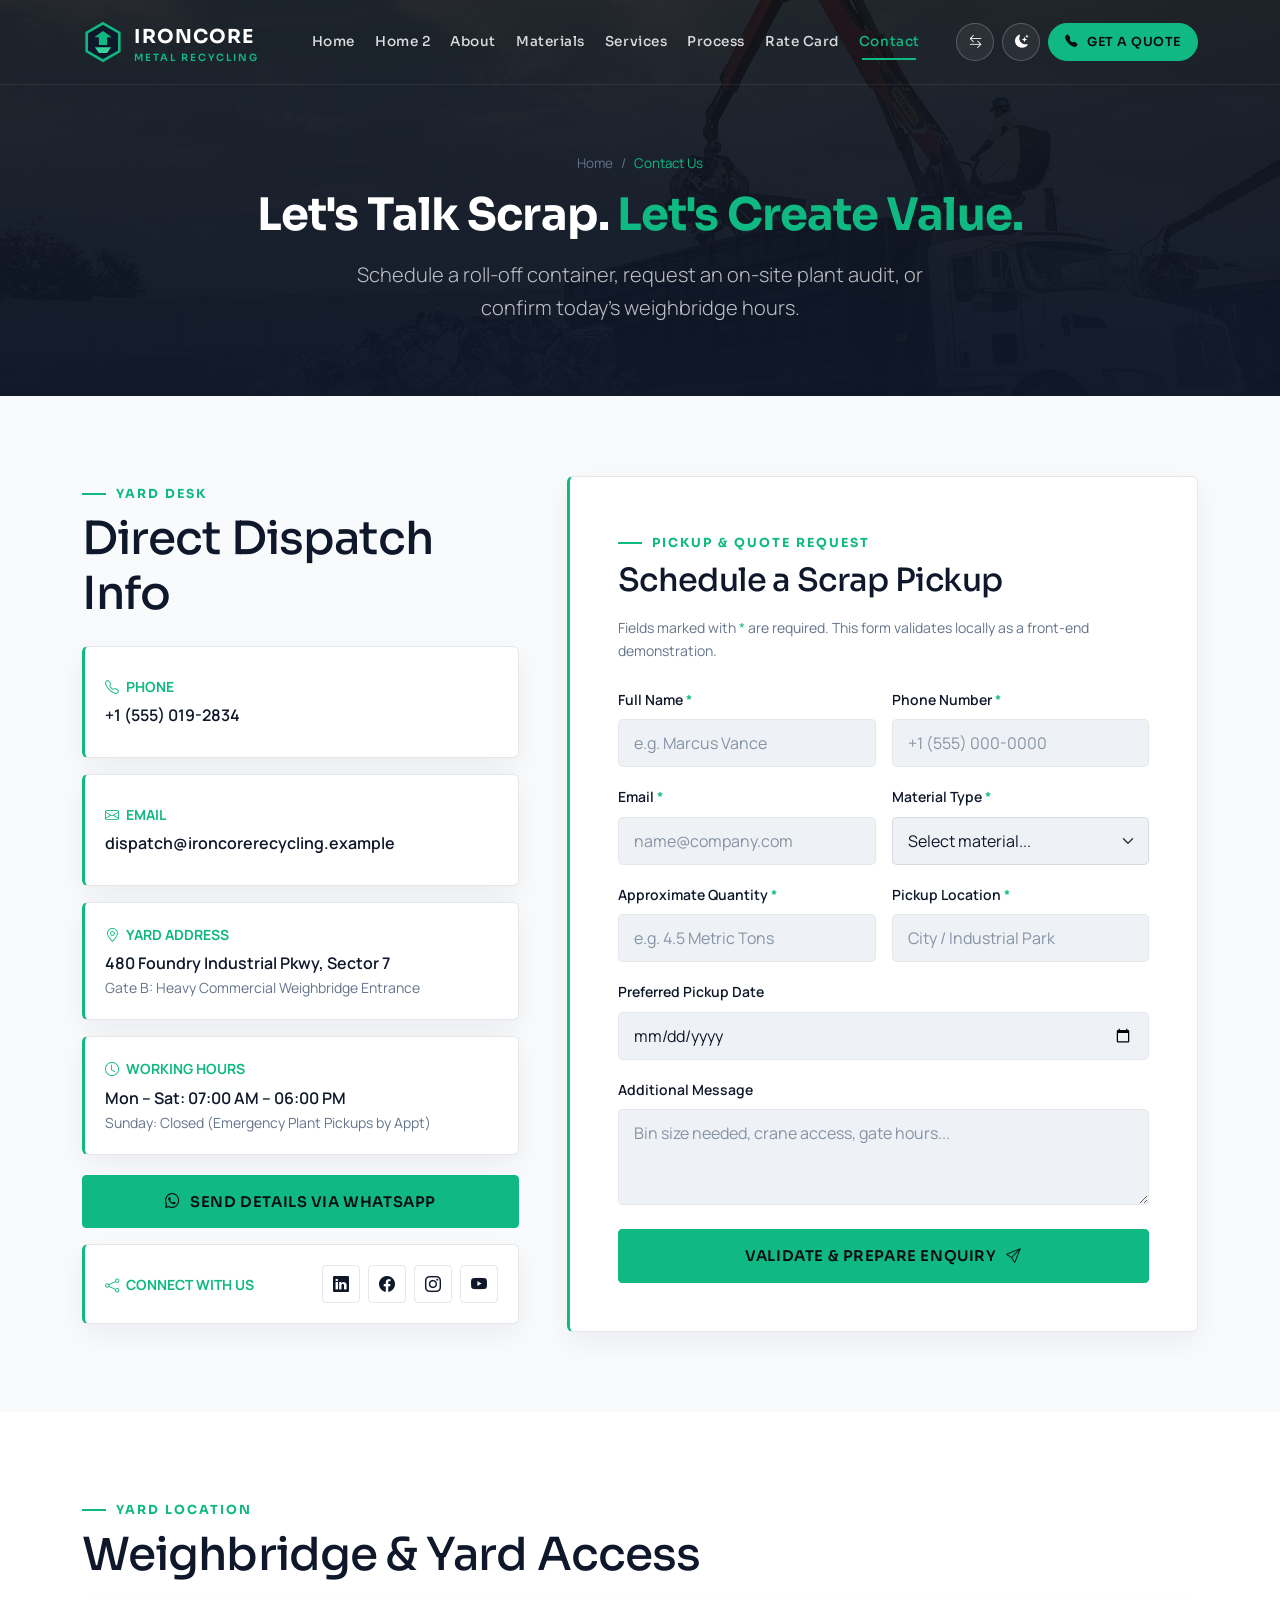
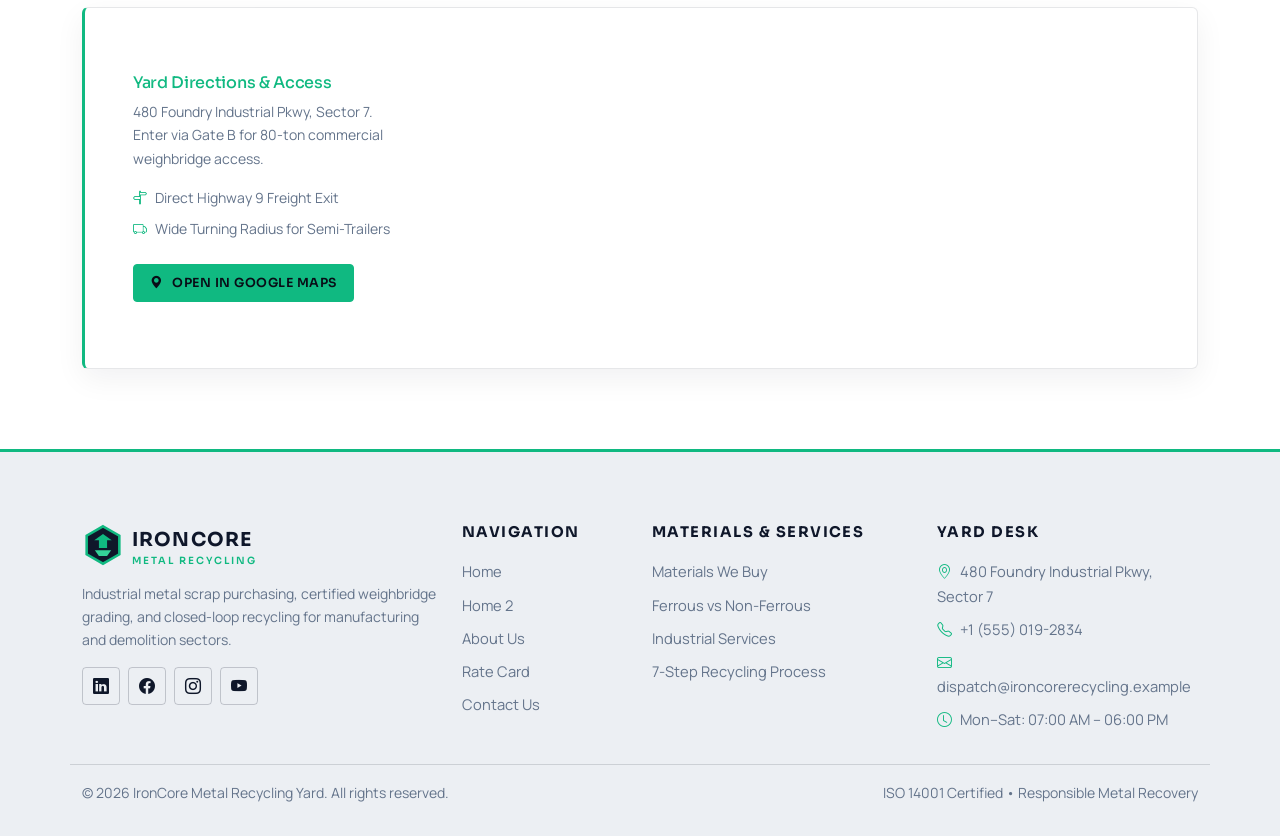
<file: contact.html>
<!DOCTYPE html>
<html lang="en" dir="ltr" data-theme="light">
<head>
  <meta charset="UTF-8">
  <meta name="viewport" content="width=device-width, initial-scale=1.0">
  <title>Contact Us | IronCore Metal Recycling Yard</title>
  <link rel="icon" type="image/svg+xml" href="data:image/svg+xml,%3Csvg xmlns='http://www.w3.org/2000/svg' viewBox='0 0 36 36'%3E%3Cpolygon points='18,2 32,10 32,26 18,34 4,26 4,10' fill='%230F172A' stroke='%2310B981' stroke-width='2.4'/%3E%3Cpath d='M18 8.5L25.5 14H21.5V20.5H14.5V14H10.5L18 8.5Z' fill='%2310B981'/%3E%3Cpath d='M11 22.5H25L21.5 27.5H14.5L11 22.5Z' fill='%2334D399'/%3E%3C/svg%3E">
  <meta name="description" content="Schedule a scrap metal pickup, request a roll-off bin, or contact the IronCore Recycling weighbridge desk.">
  <link rel="preconnect" href="https://fonts.googleapis.com">
  <link rel="preconnect" href="https://fonts.gstatic.com" crossorigin>
  <link href="https://fonts.googleapis.com/css2?family=Manrope:wght@400;500;600;700&family=Sora:wght@500;600;700&display=swap" rel="stylesheet">
  <link id="bootstrap-css" rel="stylesheet" href="https://cdn.jsdelivr.net/npm/bootstrap@5.3.3/dist/css/bootstrap.min.css">
  <link rel="stylesheet" href="https://cdn.jsdelivr.net/npm/bootstrap-icons@1.11.3/font/bootstrap-icons.min.css">
  <link rel="stylesheet" href="assets/css/style.css">
</head>
<body>

  <!-- GLOBAL HEADER -->
      <nav class="navbar navbar-expand-xl ic-navbar" aria-label="Main navigation">
    <div class="container">
      <a class="navbar-brand" href="index.html">
        <svg width="42" height="42" viewBox="0 0 36 36" fill="none" aria-hidden="true">
          <polygon points="18,2 32,10 32,26 18,34 4,26 4,10" fill="#0F172A" stroke="#10B981" stroke-width="2.2"/>
          <path d="M18 8.5L25.5 14H21.5V20.5H14.5V14H10.5L18 8.5Z" fill="#10B981"/>
          <path d="M11 22.5H25L21.5 27.5H14.5L11 22.5Z" fill="#34D399"/>
        </svg>
        <span>IRONCORE<small>METAL RECYCLING</small></span>
      </a>

      <button class="navbar-toggler ms-auto" type="button" data-bs-toggle="collapse" data-bs-target="#mainNav" aria-controls="mainNav" aria-expanded="false" aria-label="Toggle navigation">
        <i class="bi bi-list fs-4"></i>
      </button>

      <div class="collapse navbar-collapse" id="mainNav">
        <ul class="navbar-nav mx-xl-auto gap-xl-1 my-2 my-xl-0">
          <li class="nav-item"><a class="nav-link" href="index.html">Home</a></li>
          <li class="nav-item"><a class="nav-link" href="home-2.html">Home 2</a></li>
          <li class="nav-item"><a class="nav-link" href="about.html">About</a></li>
          <li class="nav-item"><a class="nav-link" href="materials.html">Materials</a></li>
          <li class="nav-item"><a class="nav-link" href="services.html">Services</a></li>
          <li class="nav-item"><a class="nav-link" href="process.html">Process</a></li>
          <li class="nav-item"><a class="nav-link" href="rate-card.html">Rate Card</a></li>
          <li class="nav-item"><a class="nav-link active" href="contact.html">Contact</a></li>
        </ul>
        <div class="d-flex flex-wrap align-items-center gap-2 pt-3 pt-xl-0 mt-2 mt-xl-0 border-top border-secondary border-opacity-25 border-xl-0">
          <button type="button" class="ic-icon-btn rounded-circle" data-rtl-toggle aria-label="Toggle RTL layout">
            <i class="bi bi-arrow-left-right"></i>
          </button>
          <button type="button" class="ic-icon-btn rounded-circle" data-theme-toggle aria-label="Toggle color theme">
            <i class="bi bi-sun-fill"></i>
          </button>
          <a href="contact.html" class="btn-industrial btn-orange rounded-pill py-2 px-3" style="font-size:0.78rem;">
            <i class="bi bi-telephone-fill"></i> Get a Quote
          </a>
        </div>
      </div>
    </div>
  </nav>

  <!-- HERO -->
  <header class="inner-hero">
    <div class="inner-hero-bg" style="background-image: url('assets/images/32.jpg');"></div>
    <div class="inner-hero-overlay"></div>
    <div class="container position-relative">
      <nav aria-label="breadcrumb">
        <ol class="breadcrumb-ind">
          <li><a href="index.html">Home</a></li>
          <li>/</li>
          <li class="text-orange">Contact Us</li>
        </ol>
      </nav>
      <h1 class="display-title text-white mb-3">Let's Talk Scrap. <span class="text-orange">Let's Create Value.</span></h1>
      <p class="lead text-light opacity-75 mb-0" style="max-width: 640px;">Schedule a roll-off container, request an on-site plant audit, or confirm today's weighbridge hours.</p>
    </div>
  </header>

  <!-- SECTION 02: SPLIT CONTACT & PICKUP ENQUIRY FORM -->
  <section id="pickup-form" class="section-pad tech-grid-bg">
    <div class="container">
      <div class="row g-5">
        <div class="col-lg-5 reveal-on-scroll">
          <div class="text-center text-lg-start">
            <span class="eyebrow-label mb-2">YARD DESK</span>
            <h2 class="h1 mb-4">Direct Dispatch Info</h2>
          </div>

          <div class="row g-3">
            <div class="col-md-6 col-lg-12">
              <div class="callout-badge-card d-flex flex-column justify-content-center h-100" style="min-height: 112px;">
                <div class="small text-orange fw-bold mb-1"><i class="bi bi-telephone me-1"></i> PHONE</div>
                <div class="fw-semibold">+1 (555) 019-2834</div>
              </div>
            </div>
            <div class="col-md-6 col-lg-12">
              <div class="callout-badge-card d-flex flex-column justify-content-center h-100" style="min-height: 112px;">
                <div class="small text-orange fw-bold mb-1"><i class="bi bi-envelope me-1"></i> EMAIL</div>
                <div class="fw-semibold">dispatch@ironcorerecycling.example</div>
              </div>
            </div>
            <div class="col-md-6 col-lg-12">
              <div class="callout-badge-card d-flex flex-column justify-content-center h-100" style="min-height: 112px;">
                <div class="small text-orange fw-bold mb-1"><i class="bi bi-geo-alt me-1"></i> YARD ADDRESS</div>
                <div class="fw-semibold">480 Foundry Industrial Pkwy, Sector 7</div>
                <div class="small text-steel">Gate B: Heavy Commercial Weighbridge Entrance</div>
              </div>
            </div>
            <div class="col-md-6 col-lg-12">
              <div class="callout-badge-card d-flex flex-column justify-content-center h-100" style="min-height: 112px;">
                <div class="small text-orange fw-bold mb-1"><i class="bi bi-clock me-1"></i> WORKING HOURS</div>
                <div class="fw-semibold">Mon &ndash; Sat: 07:00 AM &ndash; 06:00 PM</div>
                <div class="small text-steel">Sunday: Closed (Emergency Plant Pickups by Appt)</div>
              </div>
            </div>
            <div class="col-12">
              <button type="button" id="whatsappDirectBtn" class="btn-industrial btn-orange w-100 mt-1">
                <i class="bi bi-whatsapp"></i> Send Details via WhatsApp
              </button>
            </div>
            <div class="col-12">
              <div class="callout-badge-card d-flex align-items-center justify-content-between flex-wrap gap-2">
                <span class="small text-orange fw-bold text-uppercase"><i class="bi bi-share me-1"></i> Connect With Us</span>
                <div class="d-flex gap-2">
                  <a href="contact.html#pickup-form" class="social-pill" aria-label="LinkedIn"><i class="bi bi-linkedin"></i></a>
                  <a href="contact.html#pickup-form" class="social-pill" aria-label="Facebook"><i class="bi bi-facebook"></i></a>
                  <a href="contact.html#pickup-form" class="social-pill" aria-label="Instagram"><i class="bi bi-instagram"></i></a>
                  <a href="contact.html#pickup-form" class="social-pill" aria-label="YouTube"><i class="bi bi-youtube"></i></a>
                </div>
              </div>
            </div>
          </div>
        </div>

        <div class="col-lg-7 reveal-on-scroll">
          <div class="callout-badge-card p-4 p-md-5">
            <span class="eyebrow-label mb-2">PICKUP &amp; QUOTE REQUEST</span>
            <h3 class="h2 mb-3">Schedule a Scrap Pickup</h3>
            <p class="small text-steel mb-4">Fields marked with <span class="text-orange">*</span> are required. This form validates locally as a front-end demonstration.</p>

            <div id="formSubmissionAlert" class="alert alert-dark border border-warning d-none mb-4" role="status"></div>

            <form id="pickupEnquiryForm" class="needs-validation" novalidate>
              <div class="row g-3">
                <div class="col-md-6">
                  <label for="fullName" class="form-label small fw-semibold">Full Name <span class="text-orange">*</span></label>
                  <input type="text" class="form-control" id="fullName" placeholder="e.g. Marcus Vance" required>
                  <div class="invalid-feedback">Please enter your full name.</div>
                </div>
                <div class="col-md-6">
                  <label for="phoneNumber" class="form-label small fw-semibold">Phone Number <span class="text-orange">*</span></label>
                  <input type="tel" class="form-control" id="phoneNumber" placeholder="+1 (555) 000-0000" required>
                  <div class="invalid-feedback">Please provide a valid phone number.</div>
                </div>
                <div class="col-md-6">
                  <label for="emailAddress" class="form-label small fw-semibold">Email <span class="text-orange">*</span></label>
                  <input type="email" class="form-control" id="emailAddress" placeholder="name@company.com" required>
                  <div class="invalid-feedback">Please enter a valid email address.</div>
                </div>
                <div class="col-md-6">
                  <label for="materialType" class="form-label small fw-semibold">Material Type <span class="text-orange">*</span></label>
                  <select class="form-select" id="materialType" required>
                    <option value="">Select material...</option>
                    <option>Iron &amp; Structural Steel</option>
                    <option>Copper Wire &amp; Tubing</option>
                    <option>Aluminium Extrusions / Cast</option>
                    <option>Brass &amp; Bronze</option>
                    <option>Stainless Steel (304 / 316)</option>
                    <option>Electronic Scrap / Motors</option>
                    <option>Mixed Industrial Scrap</option>
                  </select>
                  <div class="invalid-feedback">Please select a material category.</div>
                </div>
                <div class="col-md-6">
                  <label for="approxQty" class="form-label small fw-semibold">Approximate Quantity <span class="text-orange">*</span></label>
                  <input type="text" class="form-control" id="approxQty" placeholder="e.g. 4.5 Metric Tons" required>
                  <div class="invalid-feedback">Please estimate your scrap quantity.</div>
                </div>
                <div class="col-md-6">
                  <label for="pickupLocation" class="form-label small fw-semibold">Pickup Location <span class="text-orange">*</span></label>
                  <input type="text" class="form-control" id="pickupLocation" placeholder="City / Industrial Park" required>
                  <div class="invalid-feedback">Please enter the pickup location.</div>
                </div>
                <div class="col-12">
                  <label for="pickupDate" class="form-label small fw-semibold">Preferred Pickup Date</label>
                  <input type="date" class="form-control" id="pickupDate">
                </div>
                <div class="col-12">
                  <label for="additionalMsg" class="form-label small fw-semibold">Additional Message</label>
                  <textarea class="form-control" id="additionalMsg" rows="3" placeholder="Bin size needed, crane access, gate hours..."></textarea>
                </div>
                <div class="col-12 pt-2">
                  <button type="submit" class="btn-industrial btn-orange w-100">
                    Validate &amp; Prepare Enquiry <i class="bi bi-send"></i>
                  </button>
                </div>
              </div>
            </form>
          </div>
        </div>
      </div>
    </div>
  </section>

  <!-- SECTION 03: LOCATION MAP PLACEHOLDER -->
  <section id="yard-map" class="section-pad bg-surface">
    <div class="container">
      <div class="mb-4 text-center text-lg-start">
        <span class="eyebrow-label mb-2">YARD LOCATION</span>
        <h2 class="h1">Weighbridge &amp; Yard Access</h2>
      </div>
      <div class="callout-badge-card p-0 overflow-hidden reveal-on-scroll">
        <div class="row g-0 align-items-stretch">
          <div class="col-lg-4 p-4 p-md-5 d-flex flex-column justify-content-center text-center text-lg-start">
            <h4 class="h5 text-orange mb-2">Yard Directions &amp; Access</h4>
            <p class="small text-steel mb-3">480 Foundry Industrial Pkwy, Sector 7. Enter via Gate B for 80-ton commercial weighbridge access.</p>
            <ul class="small list-unstyled text-steel mb-4">
              <li class="mb-2"><i class="bi bi-signpost-split text-orange me-2"></i>Direct Highway 9 Freight Exit</li>
              <li><i class="bi bi-truck text-orange me-2"></i>Wide Turning Radius for Semi-Trailers</li>
            </ul>
            <a href="https://maps.google.com/?q=Industrial+Park" target="_blank" rel="noopener noreferrer" class="btn-industrial btn-orange py-2 px-3 align-self-center align-self-lg-start" style="font-size:0.78rem;">
              <i class="bi bi-geo-alt-fill"></i> Open in Google Maps
            </a>
          </div>
          <div class="col-lg-8">
            <iframe
              title="IronCore Recycling Yard Google Map"
              src="https://maps.google.com/maps?q=Industrial%20Park&amp;t=&amp;z=13&amp;ie=UTF8&amp;iwloc=&amp;output=embed"
              width="100%"
              height="360"
              style="border:0; display:block;"
              allowfullscreen=""
              loading="lazy"
              referrerpolicy="no-referrer-when-downgrade"></iframe>
          </div>
        </div>
      </div>
    </div>
  </section>

  <!-- GLOBAL FOOTER -->
  <footer class="ic-footer">
    <div class="container">
      <div class="row g-4 pb-4 border-bottom border-secondary border-opacity-25">
        <div class="col-lg-4">
          <a class="navbar-brand d-inline-flex align-items-center gap-2 mb-3 text-decoration-none" href="index.html">
        <svg width="42" height="42" viewBox="0 0 36 36" fill="none" aria-hidden="true">
          <polygon points="18,2 32,10 32,26 18,34 4,26 4,10" fill="#0F172A" stroke="#10B981" stroke-width="2.2"/>
          <path d="M18 8.5L25.5 14H21.5V20.5H14.5V14H10.5L18 8.5Z" fill="#10B981"/>
          <path d="M11 22.5H25L21.5 27.5H14.5L11 22.5Z" fill="#34D399"/>
        </svg>
            <span>IRONCORE<small>METAL RECYCLING</small></span>
          </a>
          <p class="small text-steel mb-3">Industrial metal scrap purchasing, certified weighbridge grading, and closed-loop recycling for manufacturing and demolition sectors.</p>
          <div class="d-flex gap-2">
            <a href="#" class="social-pill" aria-label="LinkedIn"><i class="bi bi-linkedin"></i></a>
            <a href="#" class="social-pill" aria-label="Facebook"><i class="bi bi-facebook"></i></a>
            <a href="#" class="social-pill" aria-label="Instagram"><i class="bi bi-instagram"></i></a>
            <a href="#" class="social-pill" aria-label="YouTube"><i class="bi bi-youtube"></i></a>
          </div>
        </div>
                <div class="col-6 col-lg-2">
          <h5>Navigation</h5>
          <ul>
            <li><a href="index.html">Home</a></li>
            <li><a href="home-2.html">Home 2</a></li>
            <li><a href="about.html#story">About Us</a></li>
            <li><a href="rate-card.html#rates">Rate Card</a></li>
            <li><a href="contact.html#pickup-form">Contact Us</a></li>
          </ul>
        </div>
        <div class="col-6 col-lg-3">
          <h5>Materials &amp; Services</h5>
          <ul>
            <li><a href="materials.html#categories">Materials We Buy</a></li>
            <li><a href="materials.html#comparison">Ferrous vs Non-Ferrous</a></li>
            <li><a href="services.html#portfolio">Industrial Services</a></li>
            <li><a href="process.html#stages">7-Step Recycling Process</a></li>
          </ul>
        </div>
        <div class="col-lg-3">
          <h5>Yard Desk</h5>
          <ul>
            <li><i class="bi bi-geo-alt text-orange me-2"></i>480 Foundry Industrial Pkwy, Sector 7</li>
            <li><i class="bi bi-telephone text-orange me-2"></i>+1 (555) 019-2834</li>
            <li><i class="bi bi-envelope text-orange me-2"></i>dispatch@ironcorerecycling.example</li>
            <li><i class="bi bi-clock text-orange me-2"></i>Mon&ndash;Sat: 07:00 AM &ndash; 06:00 PM</li>
          </ul>
        </div>
      </div>
      <div class="d-flex flex-column flex-md-row justify-content-between align-items-center pt-3 small text-steel">
        <span>&copy; 2026 IronCore Metal Recycling Yard. All rights reserved.</span>
        <span>ISO 14001 Certified &bull; Responsible Metal Recovery</span>
      </div>
    </div>
  </footer>

  <button id="backToTop" class="back-to-top" aria-label="Back to top"><i class="bi bi-arrow-up"></i></button>
  <script src="https://cdn.jsdelivr.net/npm/bootstrap@5.3.3/dist/js/bootstrap.bundle.min.js"></script>
  <script src="assets/js/main.js"></script>
</body>
</html>
</file>
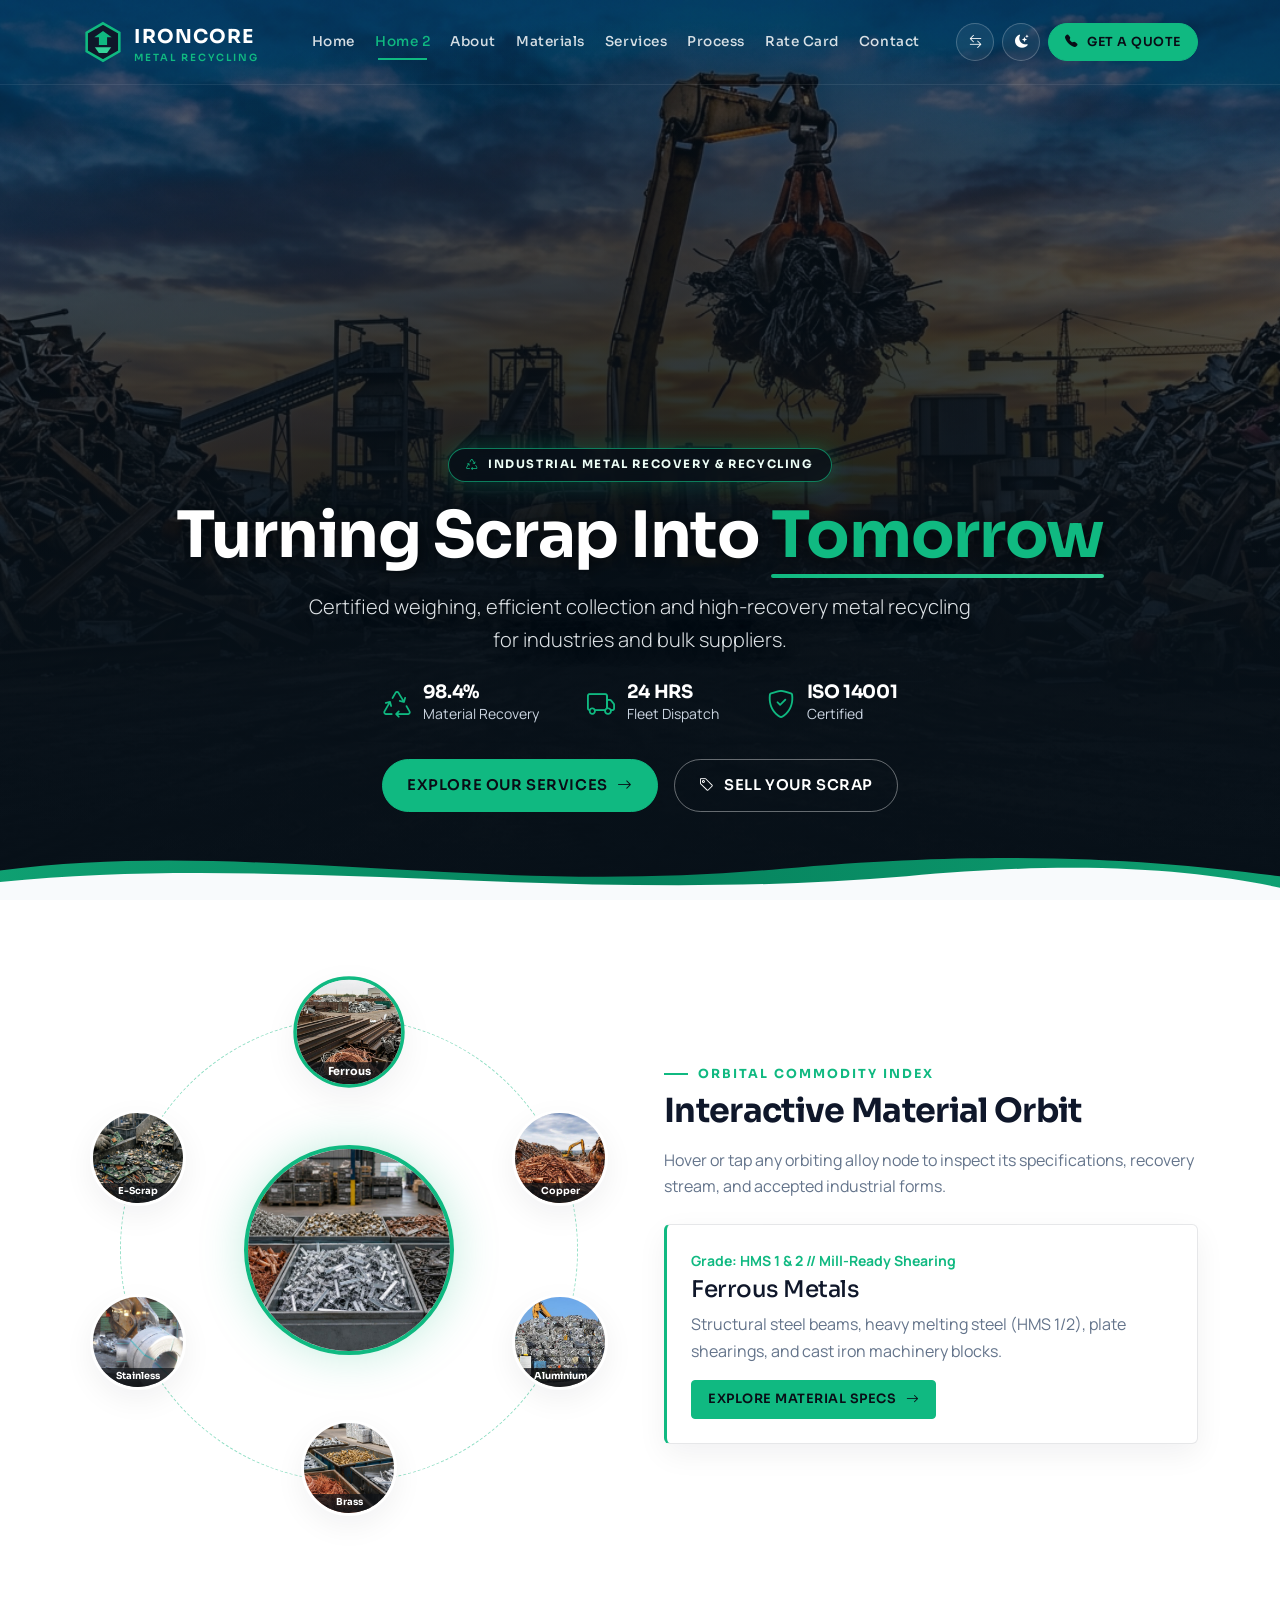
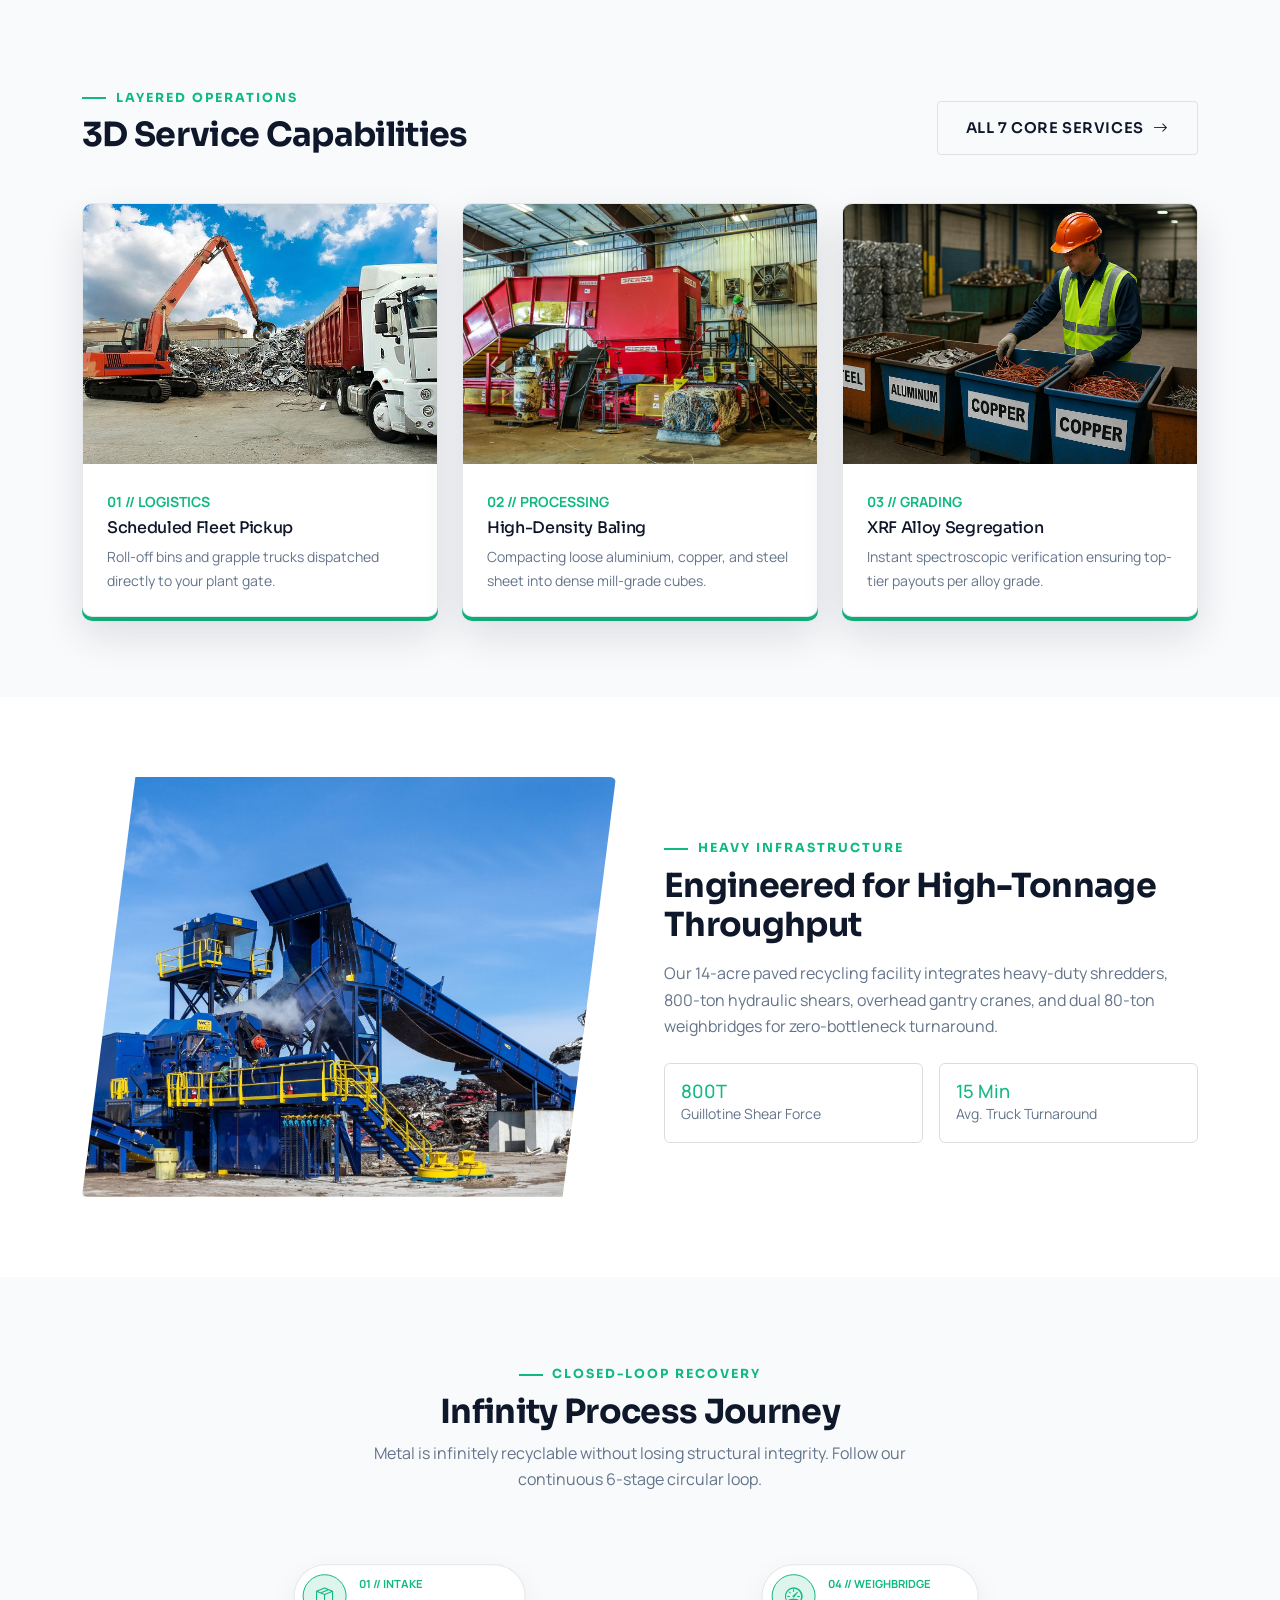
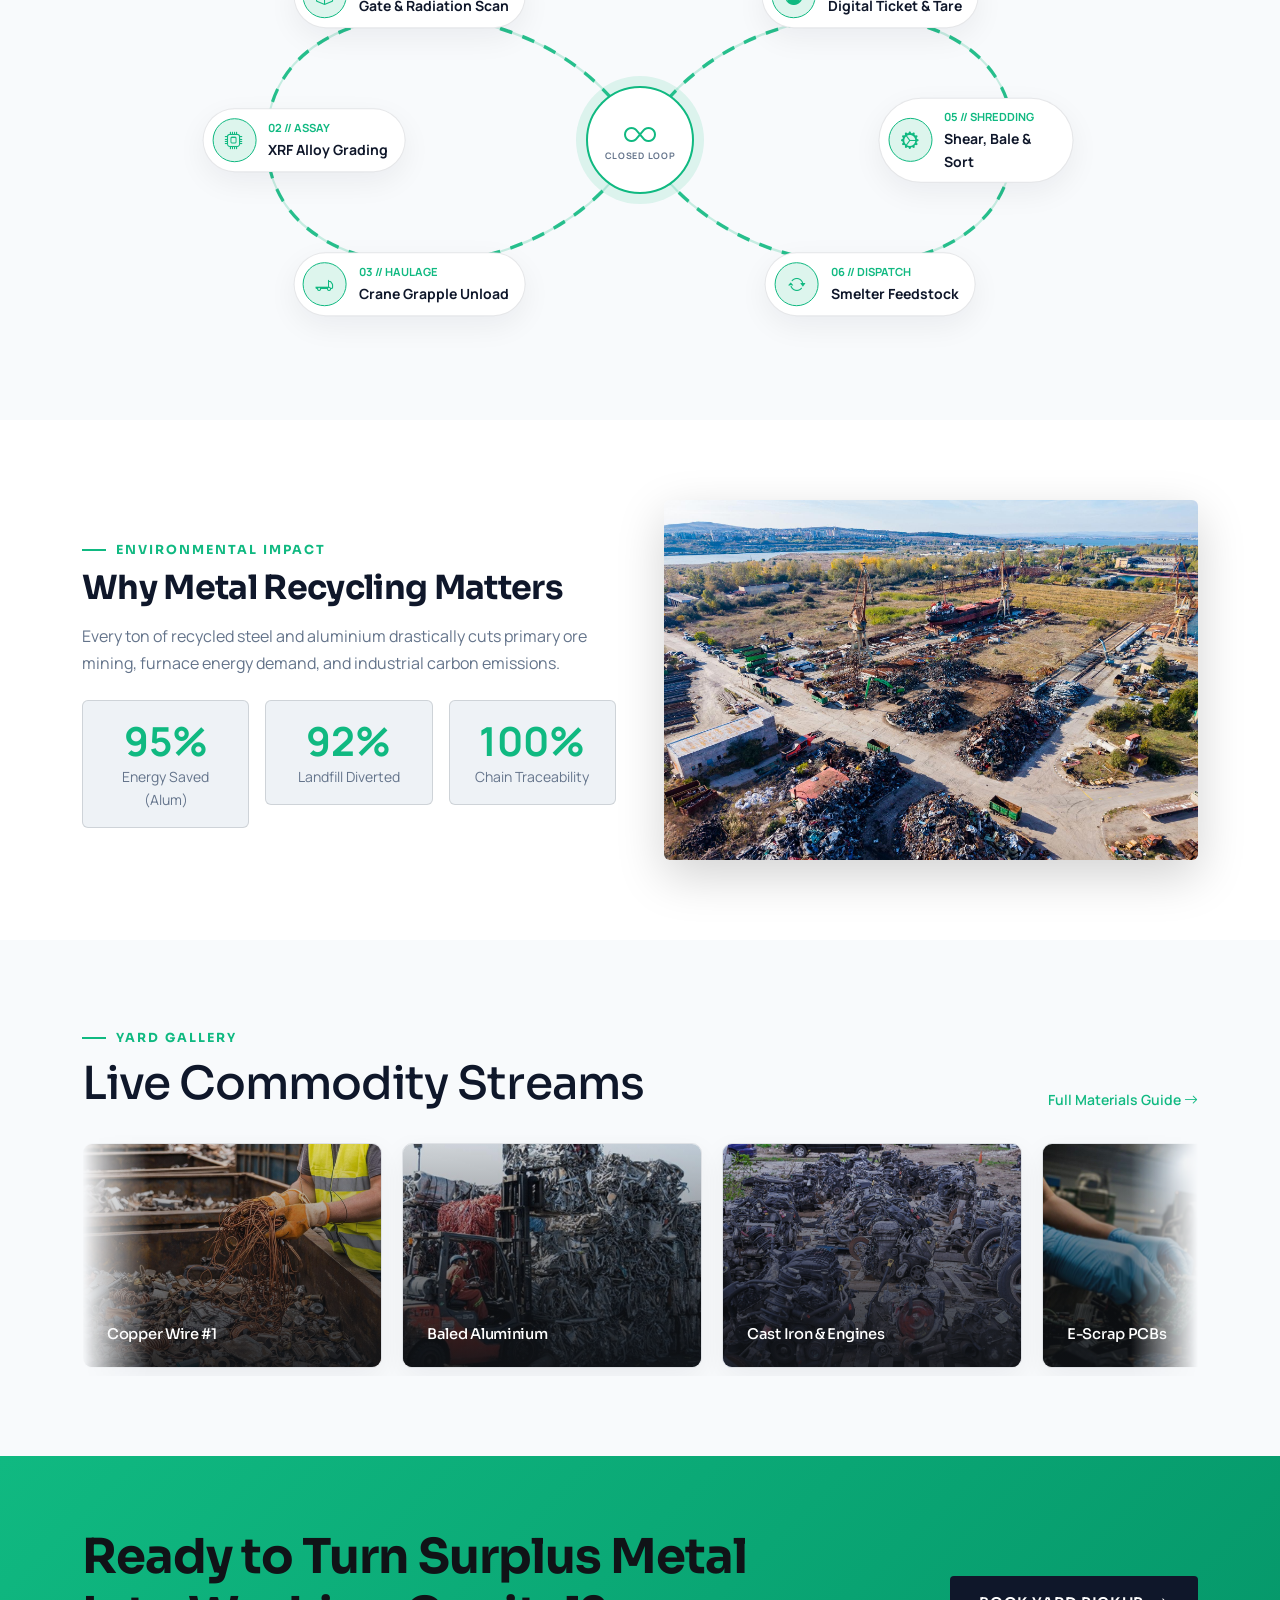
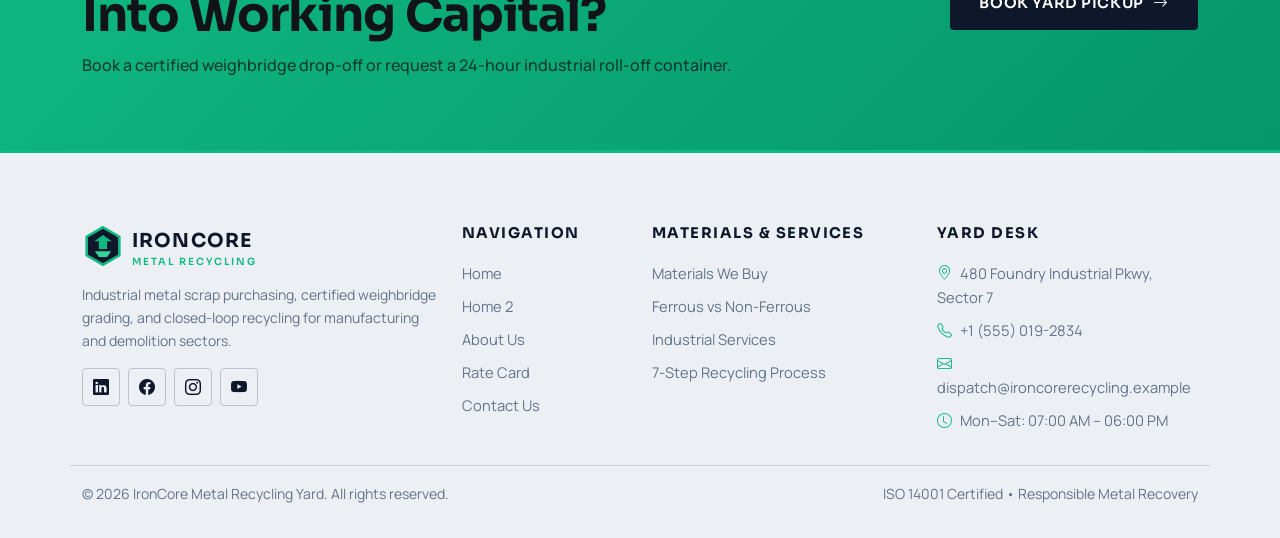
<file: home-2.html>
<!DOCTYPE html>
<html lang="en" dir="ltr" data-theme="light">
<head>
  <meta charset="UTF-8">
  <meta name="viewport" content="width=device-width, initial-scale=1.0">
  <title>Home 2 | IronCore Recycling &mdash; Precision Metal Recovery</title>
  <link rel="icon" type="image/svg+xml" href="data:image/svg+xml,%3Csvg xmlns='http://www.w3.org/2000/svg' viewBox='0 0 36 36'%3E%3Cpolygon points='18,2 32,10 32,26 18,34 4,26 4,10' fill='%230F172A' stroke='%2310B981' stroke-width='2.4'/%3E%3Cpath d='M18 8.5L25.5 14H21.5V20.5H14.5V14H10.5L18 8.5Z' fill='%2310B981'/%3E%3Cpath d='M11 22.5H25L21.5 27.5H14.5L11 22.5Z' fill='%2334D399'/%3E%3C/svg%3E">
  <meta name="description" content="Alternative industrial showcase for IronCore Metal Scrap &amp; Recycling Yard featuring circular orbit materials and infinity process journey.">
  <link rel="preconnect" href="https://fonts.googleapis.com">
  <link rel="preconnect" href="https://fonts.gstatic.com" crossorigin>
  <link href="https://fonts.googleapis.com/css2?family=Manrope:wght@400;500;600;700&family=Sora:wght@500;600;700&display=swap" rel="stylesheet">
  <link id="bootstrap-css" rel="stylesheet" href="https://cdn.jsdelivr.net/npm/bootstrap@5.3.3/dist/css/bootstrap.min.css">
  <link rel="stylesheet" href="https://cdn.jsdelivr.net/npm/bootstrap-icons@1.11.3/font/bootstrap-icons.min.css">
  <link rel="stylesheet" href="assets/css/style.css">
</head>
<body>

  <!-- GLOBAL HEADER -->
      <nav class="navbar navbar-expand-xl ic-navbar" aria-label="Main navigation">
    <div class="container">
      <a class="navbar-brand" href="index.html">
        <svg width="42" height="42" viewBox="0 0 36 36" fill="none" aria-hidden="true">
          <polygon points="18,2 32,10 32,26 18,34 4,26 4,10" fill="#0F172A" stroke="#10B981" stroke-width="2.2"/>
          <path d="M18 8.5L25.5 14H21.5V20.5H14.5V14H10.5L18 8.5Z" fill="#10B981"/>
          <path d="M11 22.5H25L21.5 27.5H14.5L11 22.5Z" fill="#34D399"/>
        </svg>
        <span>IRONCORE<small>METAL RECYCLING</small></span>
      </a>

      <button class="navbar-toggler ms-auto" type="button" data-bs-toggle="collapse" data-bs-target="#mainNav" aria-controls="mainNav" aria-expanded="false" aria-label="Toggle navigation">
        <i class="bi bi-list fs-4"></i>
      </button>

      <div class="collapse navbar-collapse" id="mainNav">
        <ul class="navbar-nav mx-xl-auto gap-xl-1 my-2 my-xl-0">
          <li class="nav-item"><a class="nav-link" href="index.html">Home</a></li>
          <li class="nav-item"><a class="nav-link active" href="home-2.html">Home 2</a></li>
          <li class="nav-item"><a class="nav-link" href="about.html">About</a></li>
          <li class="nav-item"><a class="nav-link" href="materials.html">Materials</a></li>
          <li class="nav-item"><a class="nav-link" href="services.html">Services</a></li>
          <li class="nav-item"><a class="nav-link" href="process.html">Process</a></li>
          <li class="nav-item"><a class="nav-link" href="rate-card.html">Rate Card</a></li>
          <li class="nav-item"><a class="nav-link" href="contact.html">Contact</a></li>
        </ul>
        <div class="d-flex flex-wrap align-items-center gap-2 pt-3 pt-xl-0 mt-2 mt-xl-0 border-top border-secondary border-opacity-25 border-xl-0">
          <button type="button" class="ic-icon-btn rounded-circle" data-rtl-toggle aria-label="Toggle RTL layout">
            <i class="bi bi-arrow-left-right"></i>
          </button>
          <button type="button" class="ic-icon-btn rounded-circle" data-theme-toggle aria-label="Toggle color theme">
            <i class="bi bi-sun-fill"></i>
          </button>
          <a href="contact.html" class="btn-industrial btn-orange rounded-pill py-2 px-3" style="font-size:0.78rem;">
            <i class="bi bi-telephone-fill"></i> Get a Quote
          </a>
        </div>
      </div>
    </div>
  </nav>

  <!-- SECTION 01: FULL-VIEWPORT CINEMATIC HERO -->
  <header class="hero-h2-cinematic">
    <div class="hero-h2-bg" style="background-image: url('assets/images/67.jpg');"></div>
    <div class="hero-h2-overlay"></div>

    <div class="container position-relative text-center" style="z-index: 4;">
      <div class="mb-3">
        <span class="h2-pill-eyebrow"><i class="bi bi-recycle text-orange"></i> INDUSTRIAL METAL RECOVERY &amp; RECYCLING</span>
      </div>
      <h1 class="display-3 fw-bold text-white mb-3">
        Turning Scrap Into <span class="h2-underline-word">Tomorrow</span>
      </h1>
      <p class="lead text-light opacity-75 mx-auto mb-4" style="max-width: 680px;">
        Certified weighing, efficient collection and high-recovery metal recycling for industries and bulk suppliers.
      </p>

      <div class="d-flex flex-wrap justify-content-center align-items-center gap-4 gap-md-5 mb-4 pb-2">
        <div class="h2-kpi-item">
          <i class="bi bi-recycle"></i>
          <div>
            <div class="h4 font-heading fw-bold text-white mb-0">98.4%</div>
            <div class="small text-steel">Material Recovery</div>
          </div>
        </div>
        <div class="h2-kpi-item">
          <i class="bi bi-truck"></i>
          <div>
            <div class="h4 font-heading fw-bold text-white mb-0">24 HRS</div>
            <div class="small text-steel">Fleet Dispatch</div>
          </div>
        </div>
        <div class="h2-kpi-item">
          <i class="bi bi-shield-check"></i>
          <div>
            <div class="h4 font-heading fw-bold text-white mb-0">ISO 14001</div>
            <div class="small text-steel">Certified</div>
          </div>
        </div>
      </div>

      <div class="d-flex flex-wrap justify-content-center gap-3">
        <a href="services.html" class="btn-industrial btn-orange rounded-pill px-4">
          Explore Our Services <i class="bi bi-arrow-right"></i>
        </a>
        <a href="contact.html" class="btn-industrial btn-outline-light-ind rounded-pill px-4">
          <i class="bi bi-tag"></i> Sell Your Scrap
        </a>
      </div>
    </div>

    <!-- Bottom Glowing Emerald Wave -->
    <svg class="h2-hero-wave" viewBox="0 0 1440 80" fill="none" preserveAspectRatio="none" aria-hidden="true">
      <defs>
        <linearGradient id="h2CinematicWave" x1="0%" y1="0%" x2="100%" y2="0%">
          <stop offset="0%" stop-color="#10B981"/>
          <stop offset="50%" stop-color="#059669"/>
          <stop offset="100%" stop-color="#10B981"/>
        </linearGradient>
      </defs>
      <path d="M0,48 C280,14 540,76 880,46 C1140,24 1310,38 1440,54 L1440,80 L0,80 Z" fill="url(#h2CinematicWave)" opacity="0.85"/>
      <path d="M0,60 C320,30 640,84 1020,54 C1220,36 1350,48 1440,66 L1440,80 L0,80 Z" fill="var(--bg-body)"/>
    </svg>
  </header>

  <!-- SECTION 02: CIRCULAR ORBIT MATERIALS -->
  <section class="section-pad bg-surface orbit-section">
    <div class="container">
      <div class="row align-items-center g-5">
        <div class="col-lg-6 reveal-on-scroll">
          <div class="orbit-stage">
            <div class="orbit-ring"></div>
            <div class="orbit-center">
              <img id="orbitCenterImg" src="assets/images/24.jpg" alt="Selected scrap metal grade">
            </div>

            <button type="button" class="orbit-node orbit-pos-1 active"
                    data-orbit-name="Ferrous Metals"
                    data-orbit-img="assets/images/13.jpg"
                    data-orbit-desc="Structural steel beams, heavy melting steel (HMS 1/2), plate shearings, and cast iron machinery blocks."
                    data-orbit-specs="Grade: HMS 1 &amp; 2 // Mill-Ready Shearing">
              <img src="assets/images/13.jpg" alt="Ferrous Metals">
              <span class="orbit-node-label">Ferrous</span>
            </button>

            <button type="button" class="orbit-node orbit-pos-2"
                    data-orbit-name="Copper Scrap"
                    data-orbit-img="assets/images/26.jpg"
                    data-orbit-desc="Bare bright #1 copper wire, #2 copper pipe, busbars, and clean industrial cable."
                    data-orbit-specs="Purity: 99%+ Cu // Granulation Ready">
              <img src="assets/images/26.jpg" alt="Copper Scrap">
              <span class="orbit-node-label">Copper</span>
            </button>

            <button type="button" class="orbit-node orbit-pos-3"
                    data-orbit-name="Aluminium"
                    data-orbit-img="assets/images/5.jpg"
                    data-orbit-desc="6061/6063 extrusions, cast alloys, litho sheets, and high-density baled UBCs."
                    data-orbit-specs="Density: Baled Cubes // Eddy-Current Sorted">
              <img src="assets/images/5.jpg" alt="Aluminium">
              <span class="orbit-node-label">Aluminium</span>
            </button>

            <button type="button" class="orbit-node orbit-pos-4"
                    data-orbit-name="Brass Alloys"
                    data-orbit-img="assets/images/46.jpg"
                    data-orbit-desc="Yellow brass valves, red brass plumbing fittings, CNC turnings, and radiator cores."
                    data-orbit-specs="Grade: C360 / Red Brass // XRF Verified">
              <img src="assets/images/46.jpg" alt="Brass">
              <span class="orbit-node-label">Brass</span>
            </button>

            <button type="button" class="orbit-node orbit-pos-5"
                    data-orbit-name="Stainless Steel"
                    data-orbit-img="assets/images/39.jpg"
                    data-orbit-desc="304, 316, and duplex stainless coils, food-grade tanks, and industrial process piping."
                    data-orbit-specs="Alloys: 304 / 316L // High-Nickel Recovery">
              <img src="assets/images/39.jpg" alt="Stainless Steel">
              <span class="orbit-node-label">Stainless</span>
            </button>

            <button type="button" class="orbit-node orbit-pos-6"
                    data-orbit-name="Electronic Scrap"
                    data-orbit-img="assets/images/53.jpg"
                    data-orbit-desc="High-grade server PCBs, telecom switchboards, electric motors, and insulated harnesses."
                    data-orbit-specs="Stream: WEEE Compliant // Precious Metal Recovery">
              <img src="assets/images/53.jpg" alt="Electronic Scrap">
              <span class="orbit-node-label">E-Scrap</span>
            </button>
          </div>
        </div>

        <div class="col-lg-6 reveal-on-scroll text-center text-lg-start">
          <span class="eyebrow-label mb-2">ORBITAL COMMODITY INDEX</span>
          <h2 class="display-title mb-3">Interactive Material Orbit</h2>
          <p class="text-steel mb-4">Hover or tap any orbiting alloy node to inspect its specifications, recovery stream, and accepted industrial forms.</p>

          <div class="callout-badge-card p-4">
            <div class="small text-orange fw-bold mb-1" id="orbitSelectedSpecs">Grade: HMS 1 &amp; 2 // Mill-Ready Shearing</div>
            <h3 class="h3 mb-2" id="orbitSelectedTitle">Ferrous Metals</h3>
            <p class="text-steel mb-3" id="orbitSelectedDesc">Structural steel beams, heavy melting steel (HMS 1/2), plate shearings, and cast iron machinery blocks.</p>
            <a href="materials.html" class="btn-industrial btn-orange py-2 px-3" style="font-size:0.8rem;">Explore Material Specs <i class="bi bi-arrow-right"></i></a>
          </div>
        </div>
      </div>
    </div>
  </section>

  <!-- SECTION 03: CREATIVE 3D STACKED SERVICE CARDS -->
  <section class="section-pad tech-grid-bg">
    <div class="container">
      <div class="row align-items-end mb-5 text-center text-lg-start">
        <div class="col-lg-7">
          <span class="eyebrow-label mb-2">LAYERED OPERATIONS</span>
          <h2 class="display-title mb-0">3D Service Capabilities</h2>
        </div>
        <div class="col-lg-5 text-lg-end mt-3 mt-lg-0">
          <a href="services.html" class="btn-industrial btn-outline-theme">All 7 Core Services <i class="bi bi-arrow-right"></i></a>
        </div>
      </div>

      <div class="row g-4 justify-content-center align-items-stretch reveal-on-scroll">
        <div class="col-md-6 col-lg-4">
          <div class="stacked-card-3d h-100">
            <img src="assets/images/15.jpg" alt="Industrial Scrap Collection" style="height:260px;width:100%;object-fit:cover;">
            <div class="p-4">
              <span class="small text-orange fw-bold">01 // LOGISTICS</span>
              <h3 class="h5 mt-1">Scheduled Fleet Pickup</h3>
              <p class="small text-steel mb-0">Roll-off bins and grapple trucks dispatched directly to your plant gate.</p>
            </div>
          </div>
        </div>
        <div class="col-md-6 col-lg-4">
          <div class="stacked-card-3d h-100">
            <img src="assets/images/35.jpg" alt="Metal Baling and Compaction" style="height:260px;width:100%;object-fit:cover;">
            <div class="p-4">
              <span class="small text-orange fw-bold">02 // PROCESSING</span>
              <h3 class="h5 mt-1">High-Density Baling</h3>
              <p class="small text-steel mb-0">Compacting loose aluminium, copper, and steel sheet into dense mill-grade cubes.</p>
            </div>
          </div>
        </div>
        <div class="col-md-6 col-lg-4">
          <div class="stacked-card-3d h-100">
            <img src="assets/images/48.jpg" alt="Alloy Sorting Bays" style="height:260px;width:100%;object-fit:cover;">
            <div class="p-4">
              <span class="small text-orange fw-bold">03 // GRADING</span>
              <h3 class="h5 mt-1">XRF Alloy Segregation</h3>
              <p class="small text-steel mb-0">Instant spectroscopic verification ensuring top-tier payouts per alloy grade.</p>
            </div>
          </div>
        </div>
      </div>
    </div>
  </section>

  <!-- SECTION 04: INDUSTRIAL CAPABILITY (DIAGONAL IMAGE MASK) -->
  <section class="section-pad bg-surface">
    <div class="container">
      <div class="row align-items-center g-5">
        <div class="col-lg-6 reveal-on-scroll">
          <div class="diagonal-mask-img shadow-lg">
            <img src="assets/images/30.jpg" alt="Heavy Industrial Metal Shredding Plant" style="width:100%;height:420px;object-fit:cover;">
          </div>
        </div>
        <div class="col-lg-6 reveal-on-scroll text-center text-lg-start">
          <span class="eyebrow-label mb-2">HEAVY INFRASTRUCTURE</span>
          <h2 class="display-title mb-3">Engineered for High-Tonnage Throughput</h2>
          <p class="text-steel mb-4">Our 14-acre paved recycling facility integrates heavy-duty shredders, 800-ton hydraulic shears, overhead gantry cranes, and dual 80-ton weighbridges for zero-bottleneck turnaround.</p>
          <div class="row g-3">
            <div class="col-6">
              <div class="p-3 border border-secondary border-opacity-25 rounded">
                <div class="h4 text-orange mb-0">800T</div>
                <div class="small text-steel">Guillotine Shear Force</div>
              </div>
            </div>
            <div class="col-6">
              <div class="p-3 border border-secondary border-opacity-25 rounded">
                <div class="h4 text-orange mb-0">15 Min</div>
                <div class="small text-steel">Avg. Truck Turnaround</div>
              </div>
            </div>
          </div>
        </div>
      </div>
    </div>
  </section>

  <!-- SECTION 05: INFINITY PROCESS JOURNEY -->
  <section class="section-pad">
    <div class="container">
      <div class="text-center mb-5">
        <span class="eyebrow-label mb-2">CLOSED-LOOP RECOVERY</span>
        <h2 class="display-title">Infinity Process Journey</h2>
        <p class="text-steel mx-auto" style="max-width:600px;">Metal is infinitely recyclable without losing structural integrity. Follow our continuous 6-stage circular loop.</p>
      </div>

      <div class="infinity-stage reveal-on-scroll">
        <svg class="infinity-svg" viewBox="0 0 900 340" fill="none" preserveAspectRatio="none" aria-hidden="true">
          <path d="M 450 170 C 370 30, 100 30, 100 170 C 100 310, 370 310, 450 170 C 530 30, 800 30, 800 170 C 800 310, 530 310, 450 170 Z"
                stroke="#10B981" stroke-width="2" opacity="0.22"/>
          <path class="scurve-flow-line" d="M 450 170 C 370 30, 100 30, 100 170 C 100 310, 370 310, 450 170 C 530 30, 800 30, 800 170 C 800 310, 530 310, 450 170 Z"
                stroke="#10B981" stroke-width="3" stroke-dasharray="12 10" opacity="0.88"/>
        </svg>

        <div class="infinity-center-core">
          <i class="bi bi-infinity text-orange fs-2 lh-1"></i>
          <span class="small fw-bold text-steel" style="font-size:0.6rem;letter-spacing:0.12em;">CLOSED LOOP</span>
        </div>

        <div class="infinity-node inf-pos-1">
          <div class="infinity-node-icon"><i class="bi bi-box-seam"></i></div>
          <div>
            <div class="small text-orange fw-bold" style="font-size:0.7rem;">01 // INTAKE</div>
            <div class="fw-bold small">Gate &amp; Radiation Scan</div>
          </div>
        </div>

        <div class="infinity-node inf-pos-2">
          <div class="infinity-node-icon"><i class="bi bi-cpu"></i></div>
          <div>
            <div class="small text-orange fw-bold" style="font-size:0.7rem;">02 // ASSAY</div>
            <div class="fw-bold small">XRF Alloy Grading</div>
          </div>
        </div>

        <div class="infinity-node inf-pos-3">
          <div class="infinity-node-icon"><i class="bi bi-truck-flatbed"></i></div>
          <div>
            <div class="small text-orange fw-bold" style="font-size:0.7rem;">03 // HAULAGE</div>
            <div class="fw-bold small">Crane Grapple Unload</div>
          </div>
        </div>

        <div class="infinity-node inf-pos-4">
          <div class="infinity-node-icon"><i class="bi bi-speedometer"></i></div>
          <div>
            <div class="small text-orange fw-bold" style="font-size:0.7rem;">04 // WEIGHBRIDGE</div>
            <div class="fw-bold small">Digital Ticket &amp; Tare</div>
          </div>
        </div>

        <div class="infinity-node inf-pos-5">
          <div class="infinity-node-icon"><i class="bi bi-gear-wide-connected"></i></div>
          <div>
            <div class="small text-orange fw-bold" style="font-size:0.7rem;">05 // SHREDDING</div>
            <div class="fw-bold small">Shear, Bale &amp; Sort</div>
          </div>
        </div>

        <div class="infinity-node inf-pos-6">
          <div class="infinity-node-icon"><i class="bi bi-arrow-repeat"></i></div>
          <div>
            <div class="small text-orange fw-bold" style="font-size:0.7rem;">06 // DISPATCH</div>
            <div class="fw-bold small">Smelter Feedstock</div>
          </div>
        </div>
      </div>
    </div>
  </section>

  <!-- SECTION 06: WHY RECYCLING MATTERS -->
  <section class="section-pad bg-surface">
    <div class="container">
      <div class="row align-items-center g-5">
        <div class="col-lg-6 reveal-on-scroll text-center text-lg-start">
          <span class="eyebrow-label mb-2">ENVIRONMENTAL IMPACT</span>
          <h2 class="display-title mb-3">Why Metal Recycling Matters</h2>
          <p class="text-steel mb-4">Every ton of recycled steel and aluminium drastically cuts primary ore mining, furnace energy demand, and industrial carbon emissions.</p>
          <div class="row g-3">
            <div class="col-sm-4">
              <div class="p-3 bg-surface-alt rounded text-center border border-secondary border-opacity-25">
                <div class="display-6 fw-bold text-orange">95%</div>
                <div class="small text-steel">Energy Saved (Alum)</div>
              </div>
            </div>
            <div class="col-sm-4">
              <div class="p-3 bg-surface-alt rounded text-center border border-secondary border-opacity-25">
                <div class="display-6 fw-bold text-orange">92%</div>
                <div class="small text-steel">Landfill Diverted</div>
              </div>
            </div>
            <div class="col-sm-4">
              <div class="p-3 bg-surface-alt rounded text-center border border-secondary border-opacity-25">
                <div class="display-6 fw-bold text-orange">100%</div>
                <div class="small text-steel">Chain Traceability</div>
              </div>
            </div>
          </div>
        </div>
        <div class="col-lg-6 reveal-on-scroll">
          <img src="assets/images/20.jpg" alt="Aerial view of sustainable metal recycling facility" class="rounded shadow-lg" style="width:100%;height:360px;object-fit:cover;">
        </div>
      </div>
    </div>
  </section>

  <!-- SECTION 07: MATERIALS SHOWCASE (HORIZONTAL SCROLL STRIP) -->
  <section class="section-pad">
    <div class="container">
      <div class="d-flex justify-content-between align-items-end mb-4">
        <div>
          <span class="eyebrow-label mb-2">YARD GALLERY</span>
          <h2 class="h1 mb-0">Live Commodity Streams</h2>
        </div>
        <a href="materials.html" class="text-orange fw-semibold small">Full Materials Guide <i class="bi bi-arrow-right"></i></a>
      </div>
      <div class="h-scroll-strip reveal-on-scroll">
        <div class="h-scroll-track">
          <div class="h-scroll-card"><img src="assets/images/60.jpg" alt="Copper wire sorting"><div class="mat-tile-overlay"><h5 class="h6 mb-0">Copper Wire #1</h5></div></div>
          <div class="h-scroll-card"><img src="assets/images/28.jpg" alt="Baled aluminium"><div class="mat-tile-overlay"><h5 class="h6 mb-0">Baled Aluminium</h5></div></div>
          <div class="h-scroll-card"><img src="assets/images/58.jpg" alt="Cast iron engines"><div class="mat-tile-overlay"><h5 class="h6 mb-0">Cast Iron &amp; Engines</h5></div></div>
          <div class="h-scroll-card"><img src="assets/images/59.jpg" alt="Circuit board e-scrap"><div class="mat-tile-overlay"><h5 class="h6 mb-0">E-Scrap PCBs</h5></div></div>
          <div class="h-scroll-card"><img src="assets/images/47.jpg" alt="Metal rollers"><div class="mat-tile-overlay"><h5 class="h6 mb-0">Sheet &amp; Coil Offcuts</h5></div></div>
          <div class="h-scroll-card"><img src="assets/images/60.jpg" alt="Copper wire sorting"><div class="mat-tile-overlay"><h5 class="h6 mb-0">Copper Wire #1</h5></div></div>
          <div class="h-scroll-card"><img src="assets/images/28.jpg" alt="Baled aluminium"><div class="mat-tile-overlay"><h5 class="h6 mb-0">Baled Aluminium</h5></div></div>
          <div class="h-scroll-card"><img src="assets/images/58.jpg" alt="Cast iron engines"><div class="mat-tile-overlay"><h5 class="h6 mb-0">Cast Iron &amp; Engines</h5></div></div>
          <div class="h-scroll-card"><img src="assets/images/59.jpg" alt="Circuit board e-scrap"><div class="mat-tile-overlay"><h5 class="h6 mb-0">E-Scrap PCBs</h5></div></div>
          <div class="h-scroll-card"><img src="assets/images/47.jpg" alt="Metal rollers"><div class="mat-tile-overlay"><h5 class="h6 mb-0">Sheet &amp; Coil Offcuts</h5></div></div>
        </div>
      </div>
    </div>
  </section>

  <!-- SECTION 08: FINAL CTA (ORANGE & CHARCOAL) -->
  <section class="py-5" style="background: linear-gradient(135deg, #10B981 0%, #059669 100%); color: #101317;">
    <div class="container py-4">
      <div class="row align-items-center g-4 text-center text-lg-start">
        <div class="col-lg-8">
          <h2 class="display-5 fw-bold mb-2">Ready to Turn Surplus Metal Into Working Capital?</h2>
          <p class="mb-0 fw-medium opacity-75">Book a certified weighbridge drop-off or request a 24-hour industrial roll-off container.</p>
        </div>
        <div class="col-lg-4 text-center text-lg-end">
          <a href="contact.html" class="btn-industrial bg-charcoal text-white">Book Yard Pickup <i class="bi bi-arrow-right"></i></a>
        </div>
      </div>
    </div>
  </section>

  <!-- GLOBAL FOOTER -->
  <footer class="ic-footer">
    <div class="container">
      <div class="row g-4 pb-4 border-bottom border-secondary border-opacity-25">
        <div class="col-lg-4">
          <a class="navbar-brand d-inline-flex align-items-center gap-2 mb-3 text-decoration-none" href="index.html">
        <svg width="42" height="42" viewBox="0 0 36 36" fill="none" aria-hidden="true">
          <polygon points="18,2 32,10 32,26 18,34 4,26 4,10" fill="#0F172A" stroke="#10B981" stroke-width="2.2"/>
          <path d="M18 8.5L25.5 14H21.5V20.5H14.5V14H10.5L18 8.5Z" fill="#10B981"/>
          <path d="M11 22.5H25L21.5 27.5H14.5L11 22.5Z" fill="#34D399"/>
        </svg>
            <span>IRONCORE<small>METAL RECYCLING</small></span>
          </a>
          <p class="small text-steel mb-3">Industrial metal scrap purchasing, certified weighbridge grading, and closed-loop recycling for manufacturing and demolition sectors.</p>
          <div class="d-flex gap-2">
            <a href="#" class="social-pill" aria-label="LinkedIn"><i class="bi bi-linkedin"></i></a>
            <a href="#" class="social-pill" aria-label="Facebook"><i class="bi bi-facebook"></i></a>
            <a href="#" class="social-pill" aria-label="Instagram"><i class="bi bi-instagram"></i></a>
            <a href="#" class="social-pill" aria-label="YouTube"><i class="bi bi-youtube"></i></a>
          </div>
        </div>
                <div class="col-6 col-lg-2">
          <h5>Navigation</h5>
          <ul>
            <li><a href="index.html">Home</a></li>
            <li><a href="home-2.html">Home 2</a></li>
            <li><a href="about.html#story">About Us</a></li>
            <li><a href="rate-card.html#rates">Rate Card</a></li>
            <li><a href="contact.html#pickup-form">Contact Us</a></li>
          </ul>
        </div>
        <div class="col-6 col-lg-3">
          <h5>Materials &amp; Services</h5>
          <ul>
            <li><a href="materials.html#categories">Materials We Buy</a></li>
            <li><a href="materials.html#comparison">Ferrous vs Non-Ferrous</a></li>
            <li><a href="services.html#portfolio">Industrial Services</a></li>
            <li><a href="process.html#stages">7-Step Recycling Process</a></li>
          </ul>
        </div>
        <div class="col-lg-3">
          <h5>Yard Desk</h5>
          <ul>
            <li><i class="bi bi-geo-alt text-orange me-2"></i>480 Foundry Industrial Pkwy, Sector 7</li>
            <li><i class="bi bi-telephone text-orange me-2"></i>+1 (555) 019-2834</li>
            <li><i class="bi bi-envelope text-orange me-2"></i>dispatch@ironcorerecycling.example</li>
            <li><i class="bi bi-clock text-orange me-2"></i>Mon&ndash;Sat: 07:00 AM &ndash; 06:00 PM</li>
          </ul>
        </div>
      </div>
      <div class="d-flex flex-column flex-md-row justify-content-between align-items-center pt-3 small text-steel">
        <span>&copy; 2026 IronCore Metal Recycling Yard. All rights reserved.</span>
        <span>ISO 14001 Certified &bull; Responsible Metal Recovery</span>
      </div>
    </div>
  </footer>

  <button id="backToTop" class="back-to-top" aria-label="Back to top"><i class="bi bi-arrow-up"></i></button>

  <script src="https://cdn.jsdelivr.net/npm/bootstrap@5.3.3/dist/js/bootstrap.bundle.min.js"></script>
  <script src="assets/js/main.js"></script>
</body>
</html>
</file>
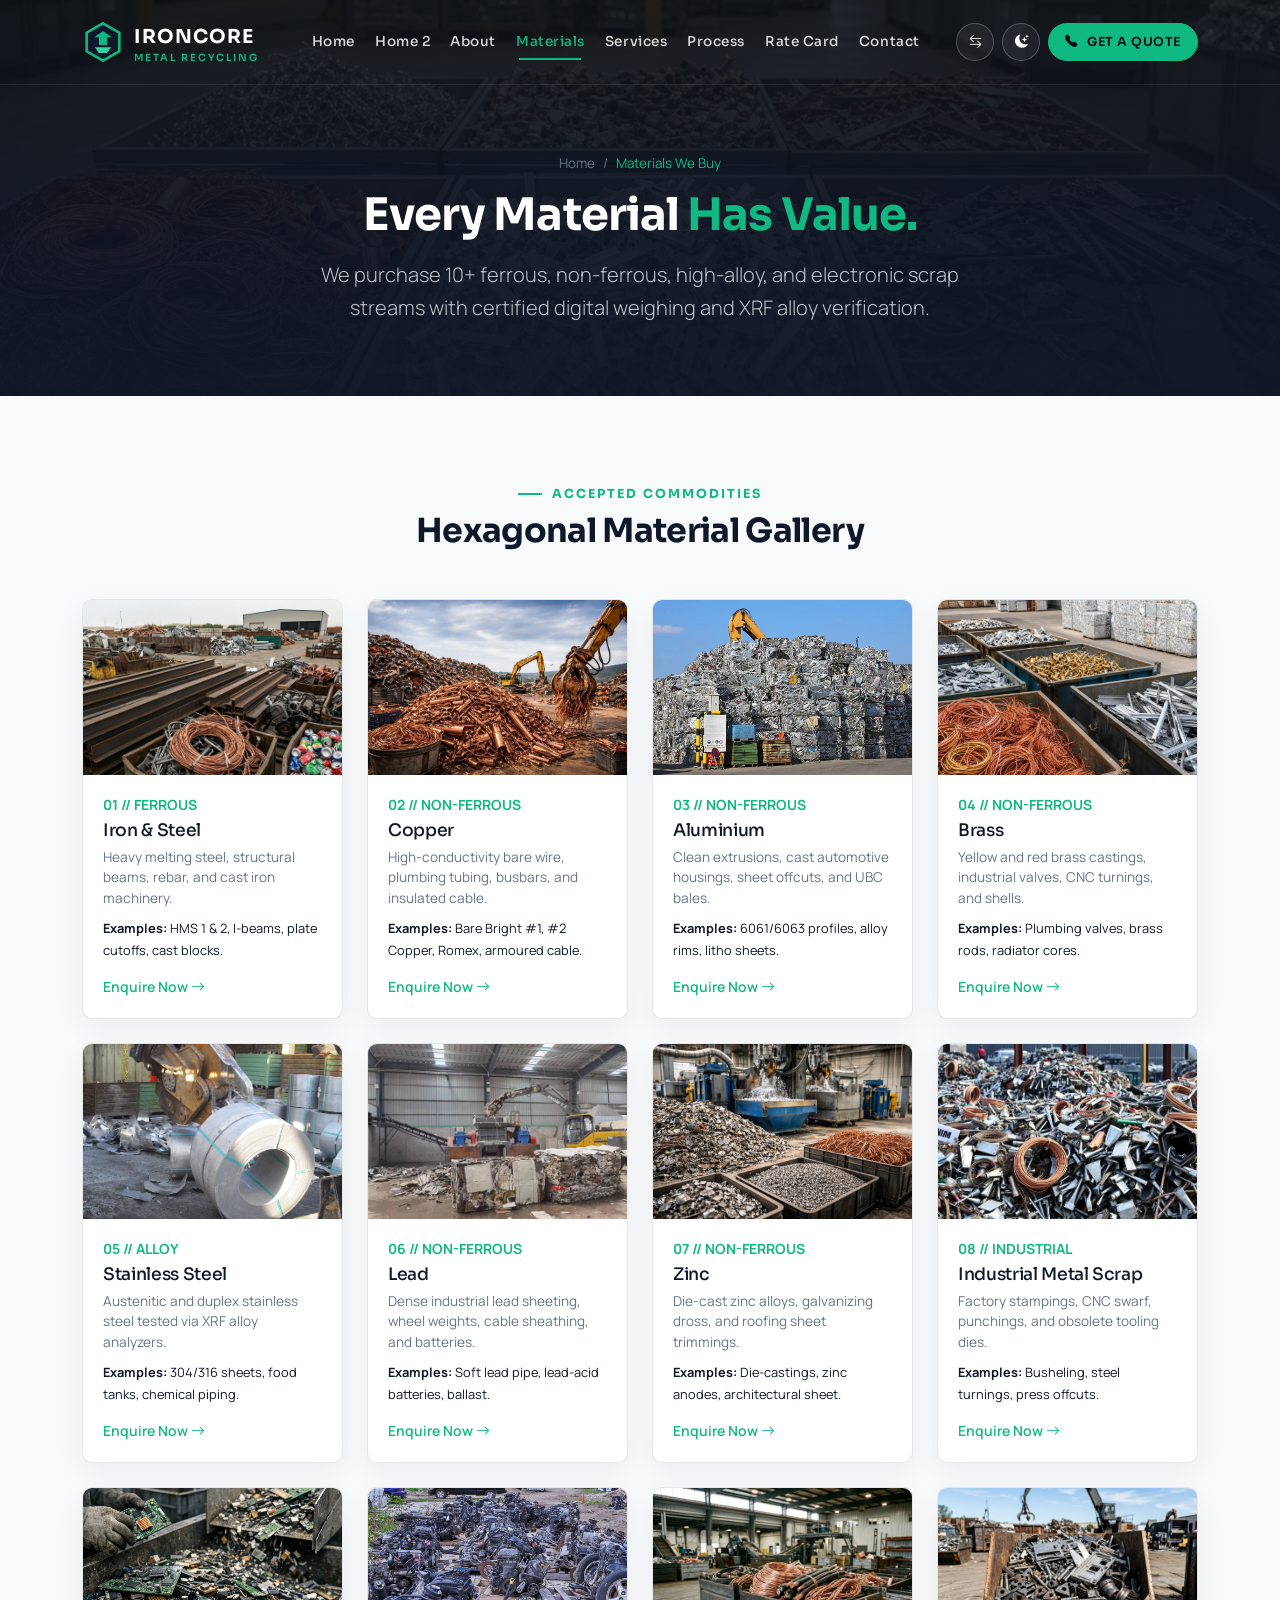
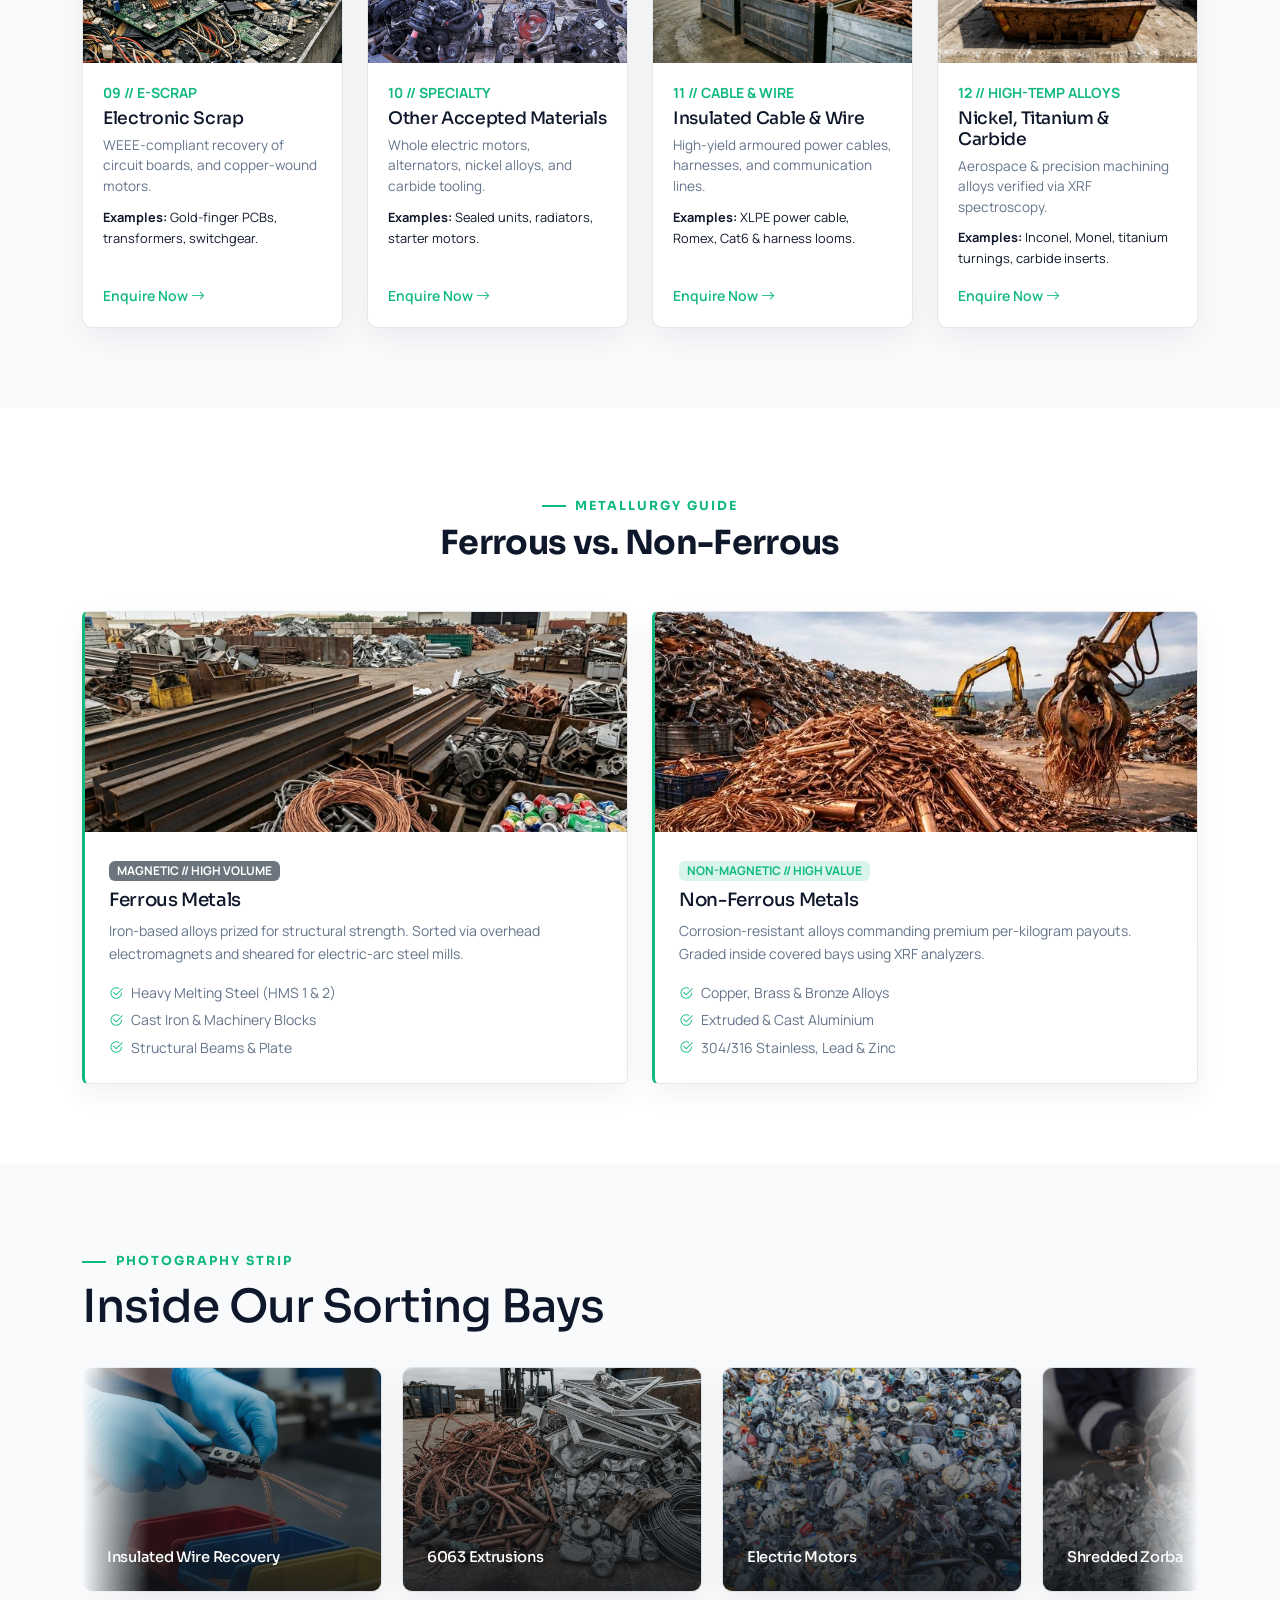
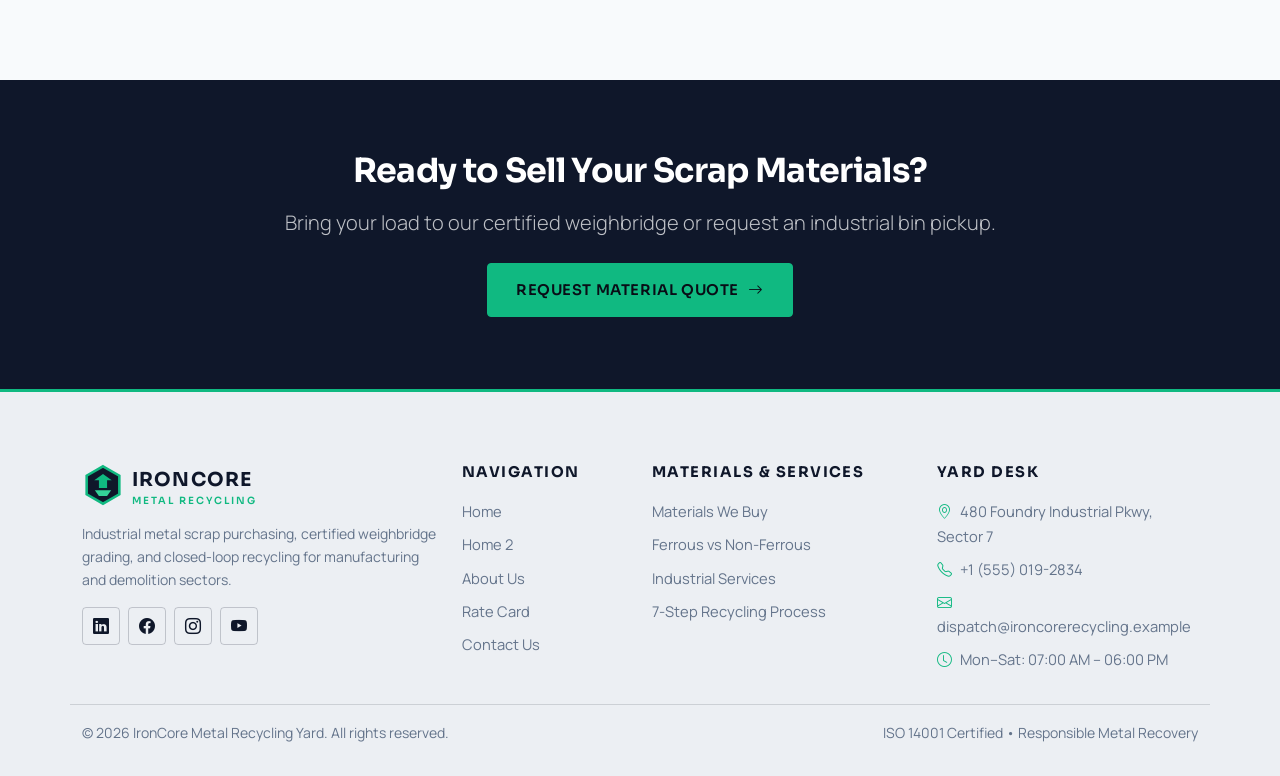
<file: materials.html>
<!DOCTYPE html>
<html lang="en" dir="ltr" data-theme="light">
<head>
  <meta charset="UTF-8">
  <meta name="viewport" content="width=device-width, initial-scale=1.0">
  <title>Materials We Buy | IronCore Metal Recycling Yard</title>
  <link rel="icon" type="image/svg+xml" href="data:image/svg+xml,%3Csvg xmlns='http://www.w3.org/2000/svg' viewBox='0 0 36 36'%3E%3Cpolygon points='18,2 32,10 32,26 18,34 4,26 4,10' fill='%230F172A' stroke='%2310B981' stroke-width='2.4'/%3E%3Cpath d='M18 8.5L25.5 14H21.5V20.5H14.5V14H10.5L18 8.5Z' fill='%2310B981'/%3E%3Cpath d='M11 22.5H25L21.5 27.5H14.5L11 22.5Z' fill='%2334D399'/%3E%3C/svg%3E">
  <meta name="description" content="Explore all 10 ferrous, non-ferrous, industrial, and electronic scrap metal categories accepted at IronCore Recycling.">
  <link rel="preconnect" href="https://fonts.googleapis.com">
  <link rel="preconnect" href="https://fonts.gstatic.com" crossorigin>
  <link href="https://fonts.googleapis.com/css2?family=Manrope:wght@400;500;600;700&family=Sora:wght@500;600;700&display=swap" rel="stylesheet">
  <link id="bootstrap-css" rel="stylesheet" href="https://cdn.jsdelivr.net/npm/bootstrap@5.3.3/dist/css/bootstrap.min.css">
  <link rel="stylesheet" href="https://cdn.jsdelivr.net/npm/bootstrap-icons@1.11.3/font/bootstrap-icons.min.css">
  <link rel="stylesheet" href="assets/css/style.css">
</head>
<body>

  <!-- GLOBAL HEADER -->
      <nav class="navbar navbar-expand-xl ic-navbar" aria-label="Main navigation">
    <div class="container">
      <a class="navbar-brand" href="index.html">
        <svg width="42" height="42" viewBox="0 0 36 36" fill="none" aria-hidden="true">
          <polygon points="18,2 32,10 32,26 18,34 4,26 4,10" fill="#0F172A" stroke="#10B981" stroke-width="2.2"/>
          <path d="M18 8.5L25.5 14H21.5V20.5H14.5V14H10.5L18 8.5Z" fill="#10B981"/>
          <path d="M11 22.5H25L21.5 27.5H14.5L11 22.5Z" fill="#34D399"/>
        </svg>
        <span>IRONCORE<small>METAL RECYCLING</small></span>
      </a>

      <button class="navbar-toggler ms-auto" type="button" data-bs-toggle="collapse" data-bs-target="#mainNav" aria-controls="mainNav" aria-expanded="false" aria-label="Toggle navigation">
        <i class="bi bi-list fs-4"></i>
      </button>

      <div class="collapse navbar-collapse" id="mainNav">
        <ul class="navbar-nav mx-xl-auto gap-xl-1 my-2 my-xl-0">
          <li class="nav-item"><a class="nav-link" href="index.html">Home</a></li>
          <li class="nav-item"><a class="nav-link" href="home-2.html">Home 2</a></li>
          <li class="nav-item"><a class="nav-link" href="about.html">About</a></li>
          <li class="nav-item"><a class="nav-link active" href="materials.html">Materials</a></li>
          <li class="nav-item"><a class="nav-link" href="services.html">Services</a></li>
          <li class="nav-item"><a class="nav-link" href="process.html">Process</a></li>
          <li class="nav-item"><a class="nav-link" href="rate-card.html">Rate Card</a></li>
          <li class="nav-item"><a class="nav-link" href="contact.html">Contact</a></li>
        </ul>
        <div class="d-flex flex-wrap align-items-center gap-2 pt-3 pt-xl-0 mt-2 mt-xl-0 border-top border-secondary border-opacity-25 border-xl-0">
          <button type="button" class="ic-icon-btn rounded-circle" data-rtl-toggle aria-label="Toggle RTL layout">
            <i class="bi bi-arrow-left-right"></i>
          </button>
          <button type="button" class="ic-icon-btn rounded-circle" data-theme-toggle aria-label="Toggle color theme">
            <i class="bi bi-sun-fill"></i>
          </button>
          <a href="contact.html" class="btn-industrial btn-orange rounded-pill py-2 px-3" style="font-size:0.78rem;">
            <i class="bi bi-telephone-fill"></i> Get a Quote
          </a>
        </div>
      </div>
    </div>
  </nav>

  <!-- HERO -->
  <header class="inner-hero">
    <div class="inner-hero-bg" style="background-image: url('assets/images/24.jpg');"></div>
    <div class="inner-hero-overlay"></div>
    <div class="container position-relative">
      <nav aria-label="breadcrumb">
        <ol class="breadcrumb-ind">
          <li><a href="index.html">Home</a></li>
          <li>/</li>
          <li class="text-orange">Materials We Buy</li>
        </ol>
      </nav>
      <h1 class="display-title text-white mb-3">Every Material <span class="text-orange">Has Value.</span></h1>
      <p class="lead text-light opacity-75 mb-0" style="max-width: 640px;">We purchase 10+ ferrous, non-ferrous, high-alloy, and electronic scrap streams with certified digital weighing and XRF alloy verification.</p>
    </div>
  </header>

  <!-- SECTION 02: HEXAGONAL MATERIAL GALLERY (10 CATEGORIES) -->
  <section id="categories" class="section-pad tech-grid-bg">
    <div class="container">
      <div class="text-center mb-5">
        <span class="eyebrow-label mb-2">ACCEPTED COMMODITIES</span>
        <h2 class="display-title">Hexagonal Material Gallery</h2>
      </div>

      <div class="hex-grid reveal-on-scroll">
        <div class="hex-card">
          <div class="hex-photo-wrap"><img src="assets/images/13.jpg" alt="Iron and Steel Scrap"></div>
          <span class="small text-orange fw-bold">01 // FERROUS</span>
          <h3 class="h5 mt-1">Iron &amp; Steel</h3>
          <p class="small text-steel">Heavy melting steel, structural beams, rebar, and cast iron machinery.</p>
          <div class="small mb-3"><strong>Examples:</strong> HMS 1 &amp; 2, I-beams, plate cutoffs, cast blocks.</div>
          <a href="contact.html" class="text-orange fw-semibold small mt-auto">Enquire Now <i class="bi bi-arrow-right"></i></a>
        </div>

        <div class="hex-card">
          <div class="hex-photo-wrap"><img src="assets/images/26.jpg" alt="Copper Scrap"></div>
          <span class="small text-orange fw-bold">02 // NON-FERROUS</span>
          <h3 class="h5 mt-1">Copper</h3>
          <p class="small text-steel">High-conductivity bare wire, plumbing tubing, busbars, and insulated cable.</p>
          <div class="small mb-3"><strong>Examples:</strong> Bare Bright #1, #2 Copper, Romex, armoured cable.</div>
          <a href="contact.html" class="text-orange fw-semibold small mt-auto">Enquire Now <i class="bi bi-arrow-right"></i></a>
        </div>

        <div class="hex-card">
          <div class="hex-photo-wrap"><img src="assets/images/5.jpg" alt="Aluminium Scrap"></div>
          <span class="small text-orange fw-bold">03 // NON-FERROUS</span>
          <h3 class="h5 mt-1">Aluminium</h3>
          <p class="small text-steel">Clean extrusions, cast automotive housings, sheet offcuts, and UBC bales.</p>
          <div class="small mb-3"><strong>Examples:</strong> 6061/6063 profiles, alloy rims, litho sheets.</div>
          <a href="contact.html" class="text-orange fw-semibold small mt-auto">Enquire Now <i class="bi bi-arrow-right"></i></a>
        </div>

        <div class="hex-card">
          <div class="hex-photo-wrap"><img src="assets/images/46.jpg" alt="Brass Scrap"></div>
          <span class="small text-orange fw-bold">04 // NON-FERROUS</span>
          <h3 class="h5 mt-1">Brass</h3>
          <p class="small text-steel">Yellow and red brass castings, industrial valves, CNC turnings, and shells.</p>
          <div class="small mb-3"><strong>Examples:</strong> Plumbing valves, brass rods, radiator cores.</div>
          <a href="contact.html" class="text-orange fw-semibold small mt-auto">Enquire Now <i class="bi bi-arrow-right"></i></a>
        </div>

        <div class="hex-card">
          <div class="hex-photo-wrap"><img src="assets/images/39.jpg" alt="Stainless Steel Scrap"></div>
          <span class="small text-orange fw-bold">05 // ALLOY</span>
          <h3 class="h5 mt-1">Stainless Steel</h3>
          <p class="small text-steel">Austenitic and duplex stainless steel tested via XRF alloy analyzers.</p>
          <div class="small mb-3"><strong>Examples:</strong> 304/316 sheets, food tanks, chemical piping.</div>
          <a href="contact.html" class="text-orange fw-semibold small mt-auto">Enquire Now <i class="bi bi-arrow-right"></i></a>
        </div>

        <div class="hex-card">
          <div class="hex-photo-wrap"><img src="assets/images/11.jpg" alt="Lead Scrap"></div>
          <span class="small text-orange fw-bold">06 // NON-FERROUS</span>
          <h3 class="h5 mt-1">Lead</h3>
          <p class="small text-steel">Dense industrial lead sheeting, wheel weights, cable sheathing, and batteries.</p>
          <div class="small mb-3"><strong>Examples:</strong> Soft lead pipe, lead-acid batteries, ballast.</div>
          <a href="contact.html" class="text-orange fw-semibold small mt-auto">Enquire Now <i class="bi bi-arrow-right"></i></a>
        </div>

        <div class="hex-card">
          <div class="hex-photo-wrap"><img src="assets/images/50.jpg" alt="Zinc Scrap"></div>
          <span class="small text-orange fw-bold">07 // NON-FERROUS</span>
          <h3 class="h5 mt-1">Zinc</h3>
          <p class="small text-steel">Die-cast zinc alloys, galvanizing dross, and roofing sheet trimmings.</p>
          <div class="small mb-3"><strong>Examples:</strong> Die-castings, zinc anodes, architectural sheet.</div>
          <a href="contact.html" class="text-orange fw-semibold small mt-auto">Enquire Now <i class="bi bi-arrow-right"></i></a>
        </div>

        <div class="hex-card">
          <div class="hex-photo-wrap"><img src="assets/images/31.jpg" alt="Industrial Metal Scrap"></div>
          <span class="small text-orange fw-bold">08 // INDUSTRIAL</span>
          <h3 class="h5 mt-1">Industrial Metal Scrap</h3>
          <p class="small text-steel">Factory stampings, CNC swarf, punchings, and obsolete tooling dies.</p>
          <div class="small mb-3"><strong>Examples:</strong> Busheling, steel turnings, press offcuts.</div>
          <a href="contact.html" class="text-orange fw-semibold small mt-auto">Enquire Now <i class="bi bi-arrow-right"></i></a>
        </div>

        <div class="hex-card">
          <div class="hex-photo-wrap"><img src="assets/images/53.jpg" alt="Electronic Scrap"></div>
          <span class="small text-orange fw-bold">09 // E-SCRAP</span>
          <h3 class="h5 mt-1">Electronic Scrap</h3>
          <p class="small text-steel">WEEE-compliant recovery of circuit boards, and copper-wound motors.</p>
          <div class="small mb-3"><strong>Examples:</strong> Gold-finger PCBs, transformers, switchgear.</div>
          <a href="contact.html" class="text-orange fw-semibold small mt-auto">Enquire Now <i class="bi bi-arrow-right"></i></a>
        </div>

        <div class="hex-card">
          <div class="hex-photo-wrap"><img src="assets/images/58.jpg" alt="Other Accepted Materials"></div>
          <span class="small text-orange fw-bold">10 // SPECIALTY</span>
          <h3 class="h5 mt-1">Other Accepted Materials</h3>
          <p class="small text-steel">Whole electric motors, alternators, nickel alloys, and carbide tooling.</p>
          <div class="small mb-3"><strong>Examples:</strong> Sealed units, radiators, starter motors.</div>
          <a href="contact.html" class="text-orange fw-semibold small mt-auto">Enquire Now <i class="bi bi-arrow-right"></i></a>
        </div>

        <div class="hex-card">
          <div class="hex-photo-wrap"><img src="assets/images/64.jpg" alt="Insulated Copper Cable and Armoured Wire"></div>
          <span class="small text-orange fw-bold">11 // CABLE &amp; WIRE</span>
          <h3 class="h5 mt-1">Insulated Cable &amp; Wire</h3>
          <p class="small text-steel">High-yield armoured power cables, harnesses, and communication lines.</p>
          <div class="small mb-3"><strong>Examples:</strong> XLPE power cable, Romex, Cat6 &amp; harness looms.</div>
          <a href="contact.html" class="text-orange fw-semibold small mt-auto">Enquire Now <i class="bi bi-arrow-right"></i></a>
        </div>

        <div class="hex-card">
          <div class="hex-photo-wrap"><img src="assets/images/65.jpg" alt="Nickel Superalloys, Titanium and Carbide Tooling"></div>
          <span class="small text-orange fw-bold">12 // HIGH-TEMP ALLOYS</span>
          <h3 class="h5 mt-1">Nickel, Titanium &amp; Carbide</h3>
          <p class="small text-steel">Aerospace &amp; precision machining alloys verified via XRF spectroscopy.</p>
          <div class="small mb-3"><strong>Examples:</strong> Inconel, Monel, titanium turnings, carbide inserts.</div>
          <a href="contact.html" class="text-orange fw-semibold small mt-auto">Enquire Now <i class="bi bi-arrow-right"></i></a>
        </div>
      </div>
    </div>
  </section>

  <!-- SECTION 03: FERROUS VS NON-FERROUS -->
  <section id="comparison" class="section-pad bg-surface">
    <div class="container">
      <div class="text-center mb-5">
        <span class="eyebrow-label mb-2">METALLURGY GUIDE</span>
        <h2 class="display-title">Ferrous vs. Non-Ferrous</h2>
      </div>
      <div class="row g-4 reveal-on-scroll">
        <div class="col-md-6">
          <div class="callout-badge-card p-0 overflow-hidden h-100">
            <img src="assets/images/13.jpg" alt="Ferrous Steel Scrap" class="w-100" style="height: 220px; object-fit: cover;">
            <div class="p-4">
              <span class="badge bg-secondary mb-2">MAGNETIC // HIGH VOLUME</span>
              <h3 class="h4 mb-2">Ferrous Metals</h3>
              <p class="small text-steel mb-3">Iron-based alloys prized for structural strength. Sorted via overhead electromagnets and sheared for electric-arc steel mills.</p>
              <ul class="small list-unstyled text-steel mb-0">
                <li class="mb-1"><i class="bi bi-check2-circle text-orange me-2"></i>Heavy Melting Steel (HMS 1 &amp; 2)</li>
                <li class="mb-1"><i class="bi bi-check2-circle text-orange me-2"></i>Cast Iron &amp; Machinery Blocks</li>
                <li><i class="bi bi-check2-circle text-orange me-2"></i>Structural Beams &amp; Plate</li>
              </ul>
            </div>
          </div>
        </div>
        <div class="col-md-6">
          <div class="callout-badge-card p-0 overflow-hidden h-100">
            <img src="assets/images/26.jpg" alt="Non-Ferrous Copper Scrap" class="w-100" style="height: 220px; object-fit: cover;">
            <div class="p-4">
              <span class="badge mb-2" style="background: rgba(16,185,129,0.16); color: var(--ic-orange);">NON-MAGNETIC // HIGH VALUE</span>
              <h3 class="h4 mb-2">Non-Ferrous Metals</h3>
              <p class="small text-steel mb-3">Corrosion-resistant alloys commanding premium per-kilogram payouts. Graded inside covered bays using XRF analyzers.</p>
              <ul class="small list-unstyled text-steel mb-0">
                <li class="mb-1"><i class="bi bi-check2-circle text-orange me-2"></i>Copper, Brass &amp; Bronze Alloys</li>
                <li class="mb-1"><i class="bi bi-check2-circle text-orange me-2"></i>Extruded &amp; Cast Aluminium</li>
                <li><i class="bi bi-check2-circle text-orange me-2"></i>304/316 Stainless, Lead &amp; Zinc</li>
              </ul>
            </div>
          </div>
        </div>
      </div>
    </div>
  </section>

  <!-- SECTION 04: HORIZONTAL MATERIAL SHOWCASE -->
  <section id="showcase" class="section-pad">
    <div class="container">
      <div class="mb-4">
        <span class="eyebrow-label mb-2">PHOTOGRAPHY STRIP</span>
        <h2 class="h1">Inside Our Sorting Bays</h2>
      </div>
      <div class="h-scroll-strip reveal-on-scroll">
        <div class="h-scroll-track">
          <div class="h-scroll-card"><img src="assets/images/61.jpg" alt="Stripping copper wire"><div class="mat-tile-overlay"><h5 class="h6 mb-0">Insulated Wire Recovery</h5></div></div>
          <div class="h-scroll-card"><img src="assets/images/42.jpg" alt="Aluminium frames and wire"><div class="mat-tile-overlay"><h5 class="h6 mb-0">6063 Extrusions</h5></div></div>
          <div class="h-scroll-card"><img src="assets/images/54.jpg" alt="Mixed electric motors"><div class="mat-tile-overlay"><h5 class="h6 mb-0">Electric Motors</h5></div></div>
          <div class="h-scroll-card"><img src="assets/images/55.jpg" alt="Shredded aluminium"><div class="mat-tile-overlay"><h5 class="h6 mb-0">Shredded Zorba</h5></div></div>
          <div class="h-scroll-card"><img src="assets/images/49.jpg" alt="Aluminium sorting conveyor"><div class="mat-tile-overlay"><h5 class="h6 mb-0">Eddy-Current Clean</h5></div></div>
          <div class="h-scroll-card"><img src="assets/images/61.jpg" alt="Stripping copper wire"><div class="mat-tile-overlay"><h5 class="h6 mb-0">Insulated Wire Recovery</h5></div></div>
          <div class="h-scroll-card"><img src="assets/images/42.jpg" alt="Aluminium frames and wire"><div class="mat-tile-overlay"><h5 class="h6 mb-0">6063 Extrusions</h5></div></div>
          <div class="h-scroll-card"><img src="assets/images/54.jpg" alt="Mixed electric motors"><div class="mat-tile-overlay"><h5 class="h6 mb-0">Electric Motors</h5></div></div>
          <div class="h-scroll-card"><img src="assets/images/55.jpg" alt="Shredded aluminium"><div class="mat-tile-overlay"><h5 class="h6 mb-0">Shredded Zorba</h5></div></div>
          <div class="h-scroll-card"><img src="assets/images/49.jpg" alt="Aluminium sorting conveyor"><div class="mat-tile-overlay"><h5 class="h6 mb-0">Eddy-Current Clean</h5></div></div>
        </div>
      </div>
    </div>
  </section>

  <!-- SECTION 05: CTA -->
  <section class="py-5 bg-charcoal text-center">
    <div class="container py-4 reveal-on-scroll">
      <h2 class="display-title text-white mb-3">Ready to Sell Your Scrap Materials?</h2>
      <p class="lead text-light opacity-75 mb-4">Bring your load to our certified weighbridge or request an industrial bin pickup.</p>
      <a href="contact.html" class="btn-industrial btn-orange">Request Material Quote <i class="bi bi-arrow-right"></i></a>
    </div>
  </section>

  <!-- GLOBAL FOOTER -->
  <footer class="ic-footer">
    <div class="container">
      <div class="row g-4 pb-4 border-bottom border-secondary border-opacity-25">
        <div class="col-lg-4">
          <a class="navbar-brand d-inline-flex align-items-center gap-2 mb-3 text-decoration-none" href="index.html">
        <svg width="42" height="42" viewBox="0 0 36 36" fill="none" aria-hidden="true">
          <polygon points="18,2 32,10 32,26 18,34 4,26 4,10" fill="#0F172A" stroke="#10B981" stroke-width="2.2"/>
          <path d="M18 8.5L25.5 14H21.5V20.5H14.5V14H10.5L18 8.5Z" fill="#10B981"/>
          <path d="M11 22.5H25L21.5 27.5H14.5L11 22.5Z" fill="#34D399"/>
        </svg>
            <span>IRONCORE<small>METAL RECYCLING</small></span>
          </a>
          <p class="small text-steel mb-3">Industrial metal scrap purchasing, certified weighbridge grading, and closed-loop recycling for manufacturing and demolition sectors.</p>
          <div class="d-flex gap-2">
            <a href="#" class="social-pill" aria-label="LinkedIn"><i class="bi bi-linkedin"></i></a>
            <a href="#" class="social-pill" aria-label="Facebook"><i class="bi bi-facebook"></i></a>
            <a href="#" class="social-pill" aria-label="Instagram"><i class="bi bi-instagram"></i></a>
            <a href="#" class="social-pill" aria-label="YouTube"><i class="bi bi-youtube"></i></a>
          </div>
        </div>
                <div class="col-6 col-lg-2">
          <h5>Navigation</h5>
          <ul>
            <li><a href="index.html">Home</a></li>
            <li><a href="home-2.html">Home 2</a></li>
            <li><a href="about.html#story">About Us</a></li>
            <li><a href="rate-card.html#rates">Rate Card</a></li>
            <li><a href="contact.html#pickup-form">Contact Us</a></li>
          </ul>
        </div>
        <div class="col-6 col-lg-3">
          <h5>Materials &amp; Services</h5>
          <ul>
            <li><a href="materials.html#categories">Materials We Buy</a></li>
            <li><a href="materials.html#comparison">Ferrous vs Non-Ferrous</a></li>
            <li><a href="services.html#portfolio">Industrial Services</a></li>
            <li><a href="process.html#stages">7-Step Recycling Process</a></li>
          </ul>
        </div>
        <div class="col-lg-3">
          <h5>Yard Desk</h5>
          <ul>
            <li><i class="bi bi-geo-alt text-orange me-2"></i>480 Foundry Industrial Pkwy, Sector 7</li>
            <li><i class="bi bi-telephone text-orange me-2"></i>+1 (555) 019-2834</li>
            <li><i class="bi bi-envelope text-orange me-2"></i>dispatch@ironcorerecycling.example</li>
            <li><i class="bi bi-clock text-orange me-2"></i>Mon&ndash;Sat: 07:00 AM &ndash; 06:00 PM</li>
          </ul>
        </div>
      </div>
      <div class="d-flex flex-column flex-md-row justify-content-between align-items-center pt-3 small text-steel">
        <span>&copy; 2026 IronCore Metal Recycling Yard. All rights reserved.</span>
        <span>ISO 14001 Certified &bull; Responsible Metal Recovery</span>
      </div>
    </div>
  </footer>

  <button id="backToTop" class="back-to-top" aria-label="Back to top"><i class="bi bi-arrow-up"></i></button>
  <script src="https://cdn.jsdelivr.net/npm/bootstrap@5.3.3/dist/js/bootstrap.bundle.min.js"></script>
  <script src="assets/js/main.js"></script>
</body>
</html>
</file>
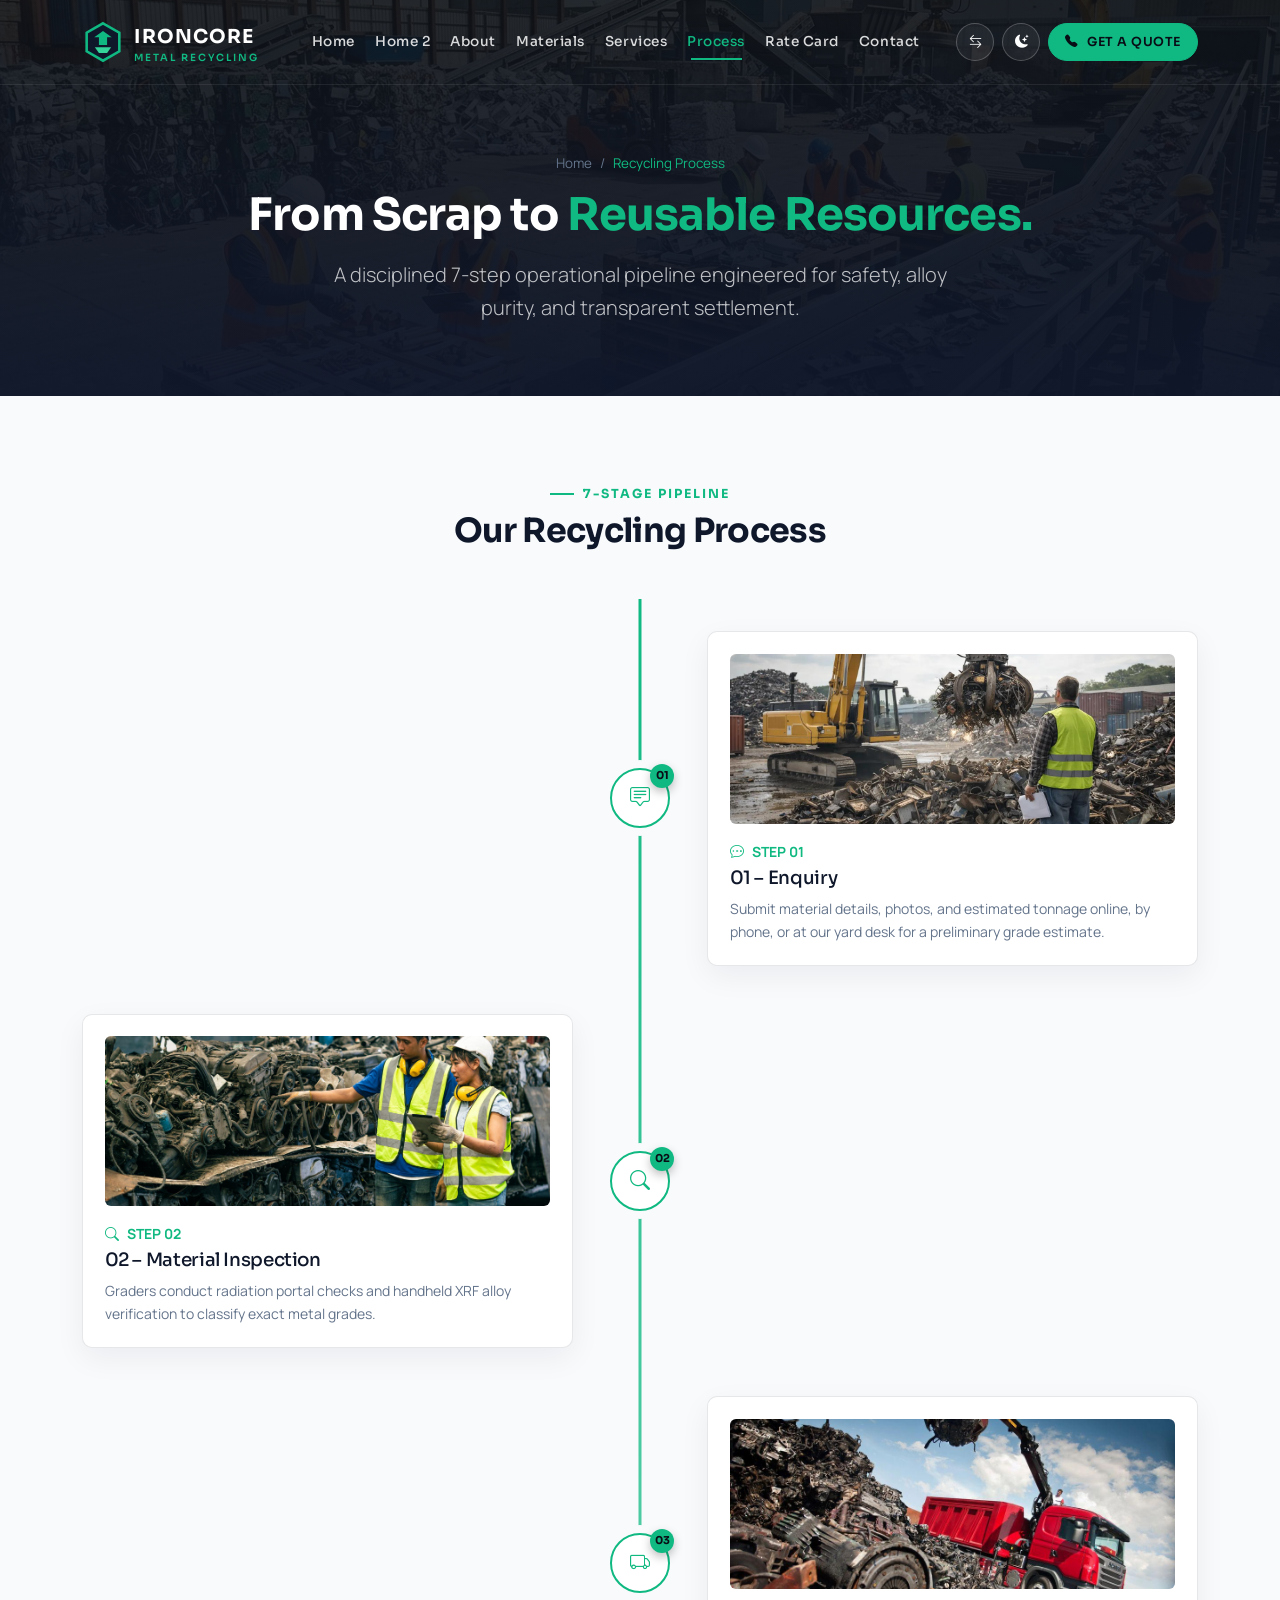
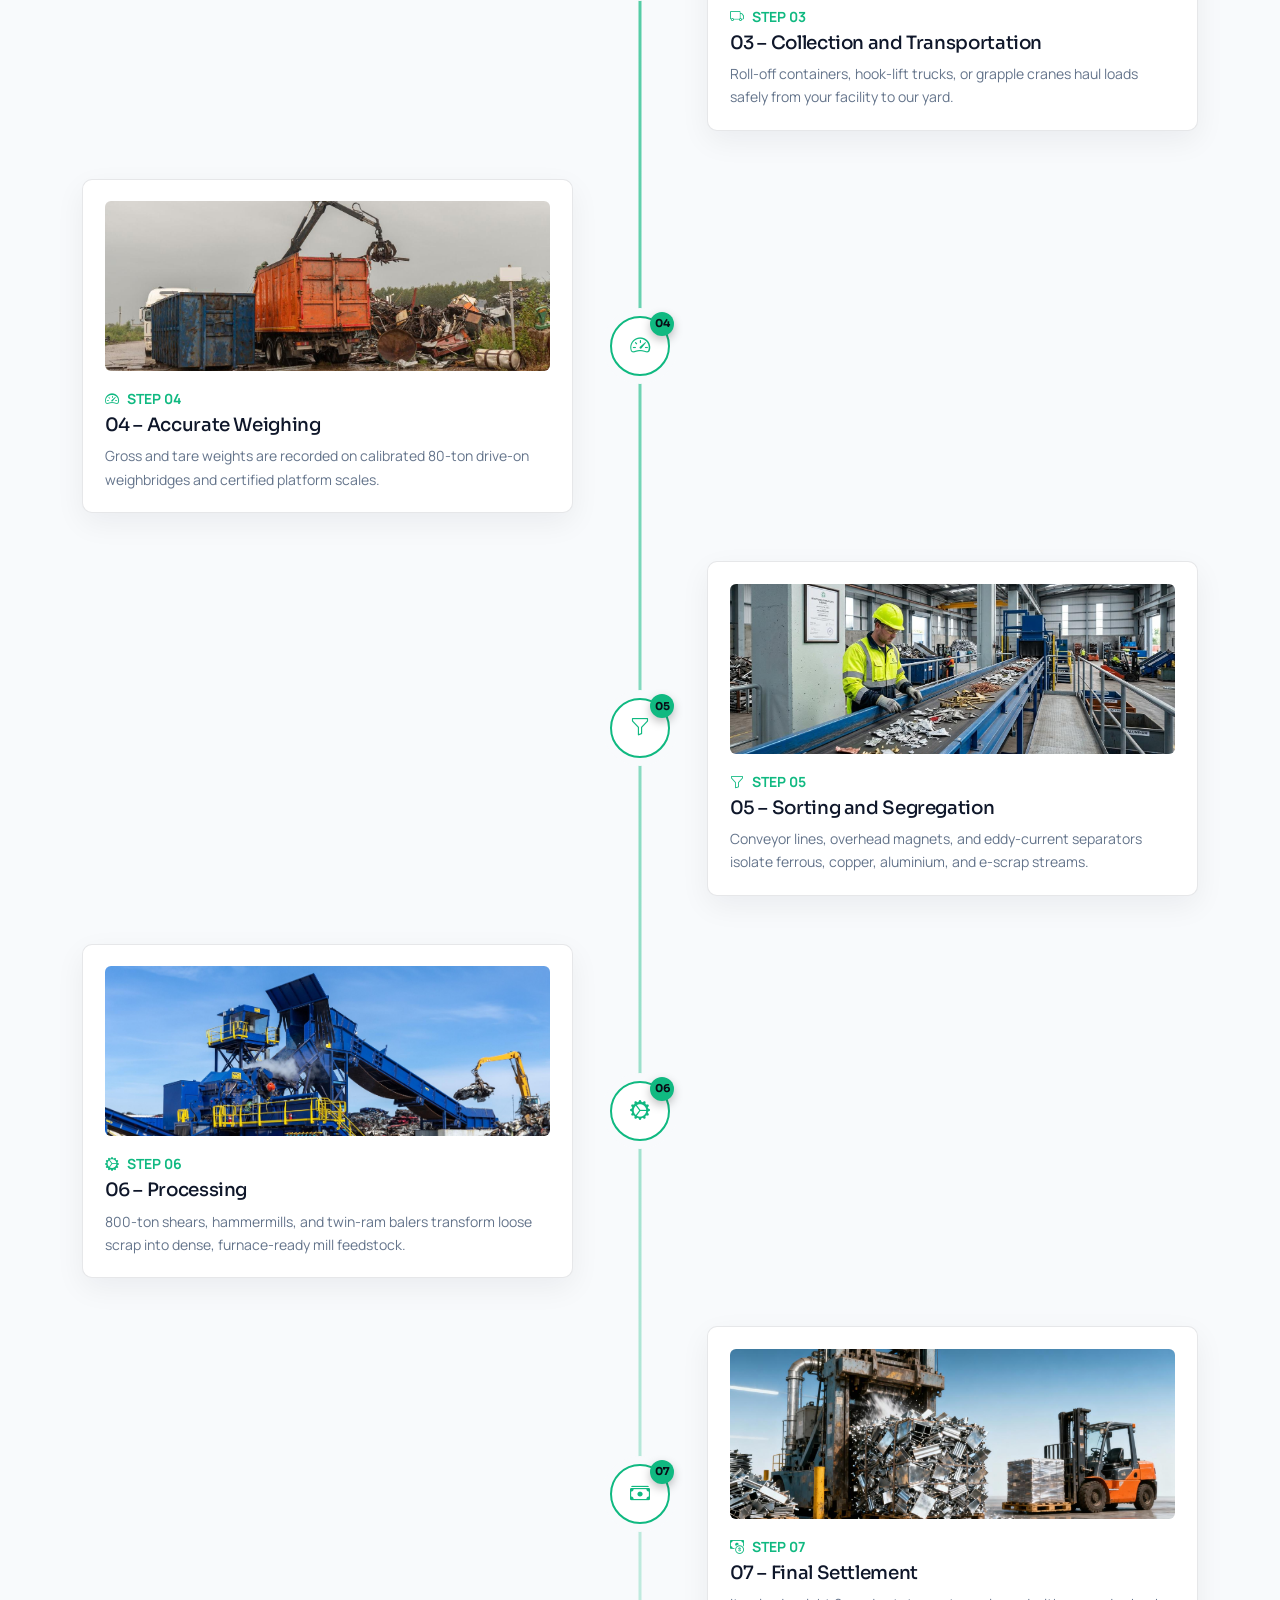
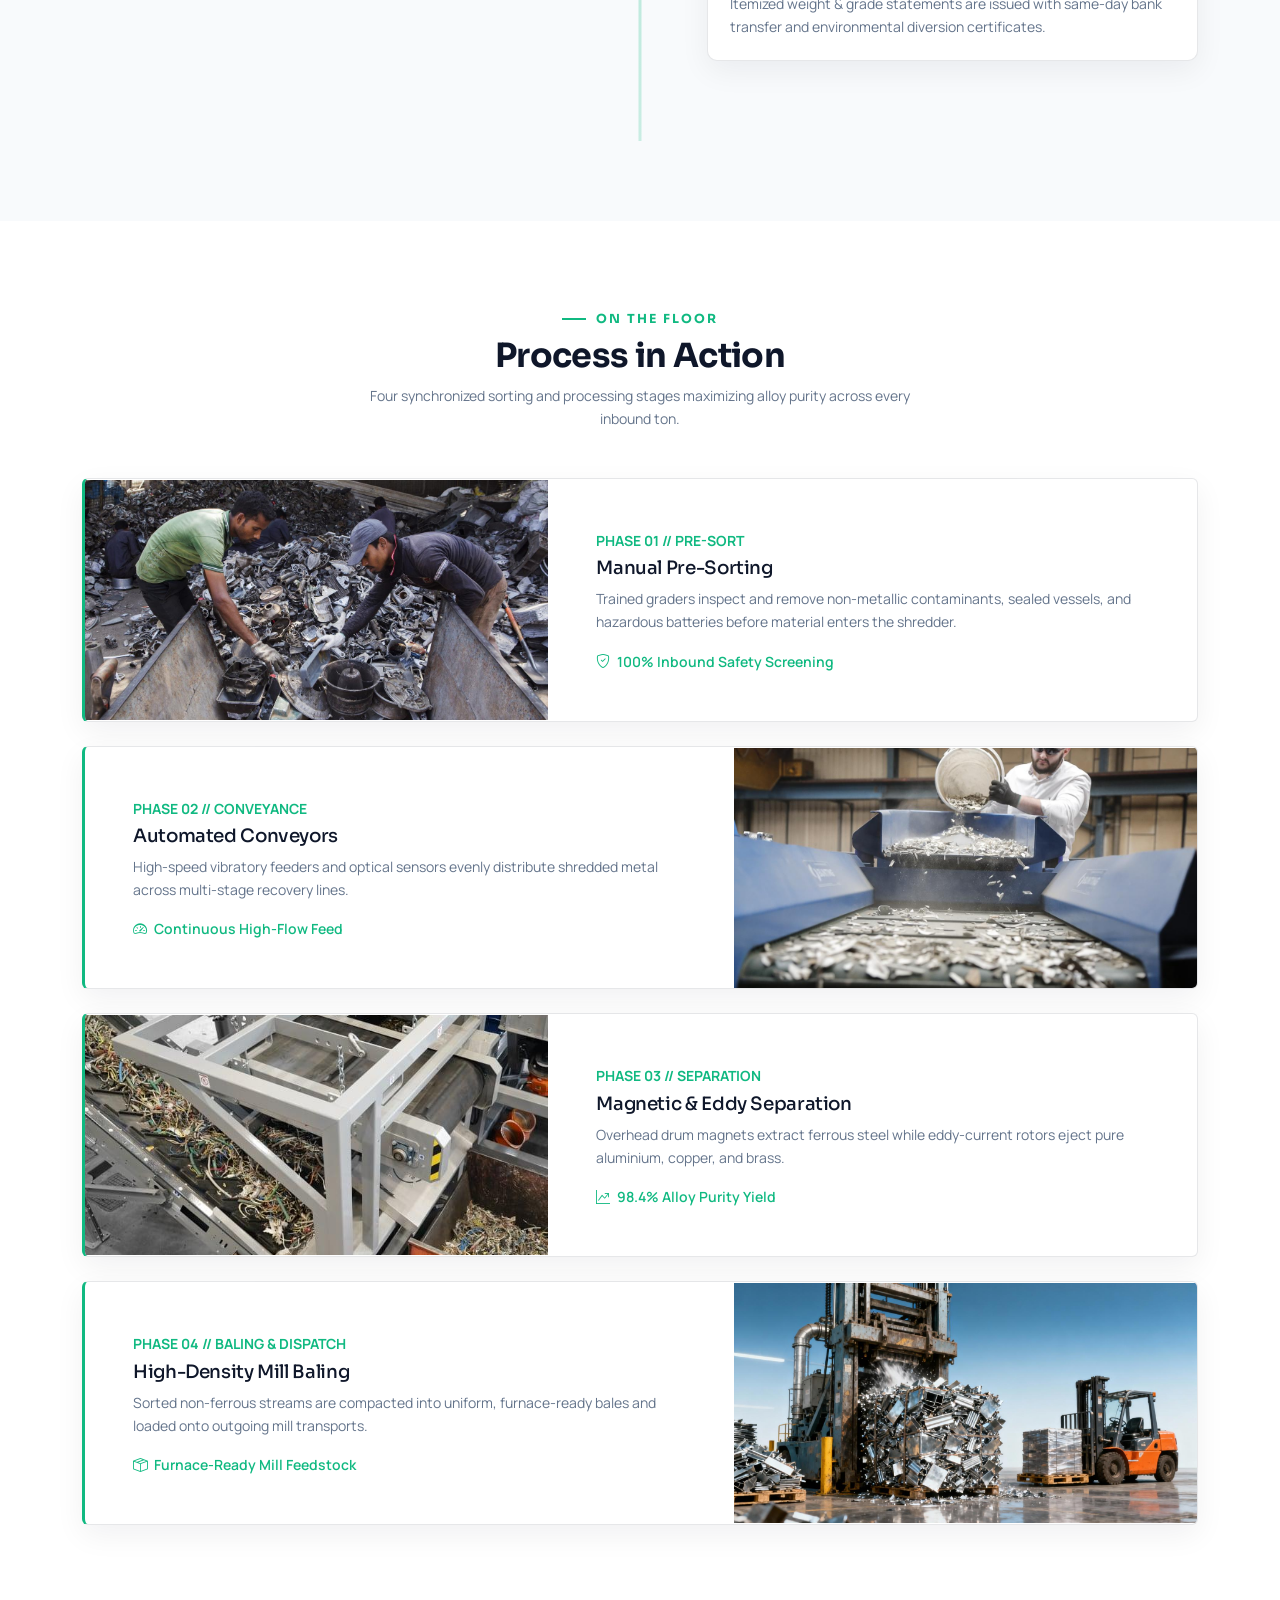
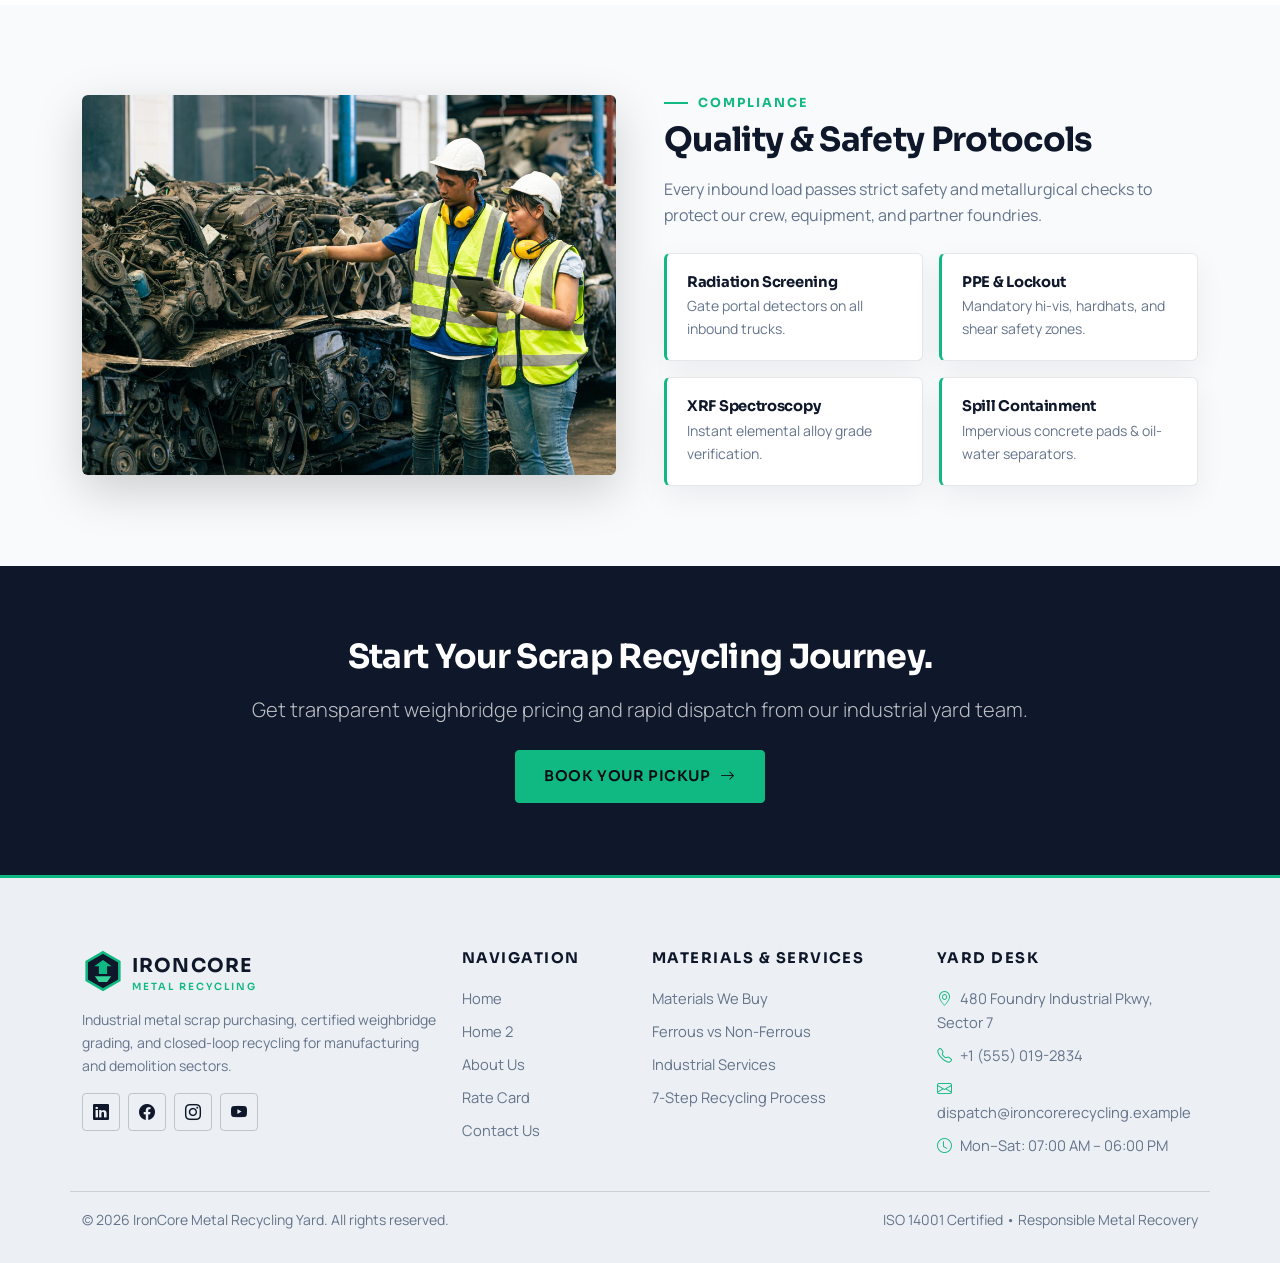
<file: process.html>
<!DOCTYPE html>
<html lang="en" dir="ltr" data-theme="light">
<head>
  <meta charset="UTF-8">
  <meta name="viewport" content="width=device-width, initial-scale=1.0">
  <title>Recycling Process | IronCore Metal Recycling Yard</title>
  <link rel="icon" type="image/svg+xml" href="data:image/svg+xml,%3Csvg xmlns='http://www.w3.org/2000/svg' viewBox='0 0 36 36'%3E%3Cpolygon points='18,2 32,10 32,26 18,34 4,26 4,10' fill='%230F172A' stroke='%2310B981' stroke-width='2.4'/%3E%3Cpath d='M18 8.5L25.5 14H21.5V20.5H14.5V14H10.5L18 8.5Z' fill='%2310B981'/%3E%3Cpath d='M11 22.5H25L21.5 27.5H14.5L11 22.5Z' fill='%2334D399'/%3E%3C/svg%3E">
  <meta name="description" content="Follow IronCore's 7-step metal recycling process from enquiry and inspection to weighing, sorting, processing, and settlement.">
  <link rel="preconnect" href="https://fonts.googleapis.com">
  <link rel="preconnect" href="https://fonts.gstatic.com" crossorigin>
  <link href="https://fonts.googleapis.com/css2?family=Manrope:wght@400;500;600;700&family=Sora:wght@500;600;700&display=swap" rel="stylesheet">
  <link id="bootstrap-css" rel="stylesheet" href="https://cdn.jsdelivr.net/npm/bootstrap@5.3.3/dist/css/bootstrap.min.css">
  <link rel="stylesheet" href="https://cdn.jsdelivr.net/npm/bootstrap-icons@1.11.3/font/bootstrap-icons.min.css">
  <link rel="stylesheet" href="assets/css/style.css">
</head>
<body>

  <!-- GLOBAL HEADER -->
      <nav class="navbar navbar-expand-xl ic-navbar" aria-label="Main navigation">
    <div class="container">
      <a class="navbar-brand" href="index.html">
        <svg width="42" height="42" viewBox="0 0 36 36" fill="none" aria-hidden="true">
          <polygon points="18,2 32,10 32,26 18,34 4,26 4,10" fill="#0F172A" stroke="#10B981" stroke-width="2.2"/>
          <path d="M18 8.5L25.5 14H21.5V20.5H14.5V14H10.5L18 8.5Z" fill="#10B981"/>
          <path d="M11 22.5H25L21.5 27.5H14.5L11 22.5Z" fill="#34D399"/>
        </svg>
        <span>IRONCORE<small>METAL RECYCLING</small></span>
      </a>

      <button class="navbar-toggler ms-auto" type="button" data-bs-toggle="collapse" data-bs-target="#mainNav" aria-controls="mainNav" aria-expanded="false" aria-label="Toggle navigation">
        <i class="bi bi-list fs-4"></i>
      </button>

      <div class="collapse navbar-collapse" id="mainNav">
        <ul class="navbar-nav mx-xl-auto gap-xl-1 my-2 my-xl-0">
          <li class="nav-item"><a class="nav-link" href="index.html">Home</a></li>
          <li class="nav-item"><a class="nav-link" href="home-2.html">Home 2</a></li>
          <li class="nav-item"><a class="nav-link" href="about.html">About</a></li>
          <li class="nav-item"><a class="nav-link" href="materials.html">Materials</a></li>
          <li class="nav-item"><a class="nav-link" href="services.html">Services</a></li>
          <li class="nav-item"><a class="nav-link active" href="process.html">Process</a></li>
          <li class="nav-item"><a class="nav-link" href="rate-card.html">Rate Card</a></li>
          <li class="nav-item"><a class="nav-link" href="contact.html">Contact</a></li>
        </ul>
        <div class="d-flex flex-wrap align-items-center gap-2 pt-3 pt-xl-0 mt-2 mt-xl-0 border-top border-secondary border-opacity-25 border-xl-0">
          <button type="button" class="ic-icon-btn rounded-circle" data-rtl-toggle aria-label="Toggle RTL layout">
            <i class="bi bi-arrow-left-right"></i>
          </button>
          <button type="button" class="ic-icon-btn rounded-circle" data-theme-toggle aria-label="Toggle color theme">
            <i class="bi bi-sun-fill"></i>
          </button>
          <a href="contact.html" class="btn-industrial btn-orange rounded-pill py-2 px-3" style="font-size:0.78rem;">
            <i class="bi bi-telephone-fill"></i> Get a Quote
          </a>
        </div>
      </div>
    </div>
  </nav>

  <!-- HERO -->
  <header class="inner-hero">
    <div class="inner-hero-bg" style="background-image: url('assets/images/7.jpg');"></div>
    <div class="inner-hero-overlay"></div>
    <div class="container position-relative">
      <nav aria-label="breadcrumb">
        <ol class="breadcrumb-ind">
          <li><a href="index.html">Home</a></li>
          <li>/</li>
          <li class="text-orange">Recycling Process</li>
        </ol>
      </nav>
      <h1 class="display-title text-white mb-3">From Scrap to <span class="text-orange">Reusable Resources.</span></h1>
      <p class="lead text-light opacity-75 mb-0" style="max-width: 640px;">A disciplined 7-step operational pipeline engineered for safety, alloy purity, and transparent settlement.</p>
    </div>
  </header>

  <!-- SECTION 02: 7-STEP WINDING PROCESS TIMELINE -->
  <section id="stages" class="section-pad tech-grid-bg">
    <div class="container">
      <div class="text-center mb-5">
        <span class="eyebrow-label mb-2">7-STAGE PIPELINE</span>
        <h2 class="display-title">Our Recycling Process</h2>
      </div>

      <div class="winding-timeline">
        <div class="winding-spine"></div>

        <div class="winding-row reveal-on-scroll">
          <div class="winding-card">
            <img src="assets/images/16.jpg" alt="Enquiry and yard intake" class="rounded mb-3" style="height:170px;width:100%;object-fit:cover;">
            <div class="d-flex align-items-center gap-2 text-orange fw-bold small mb-1"><i class="bi bi-chat-dots"></i> STEP 01</div>
            <h3 class="h4">01 &ndash; Enquiry</h3>
            <p class="small text-steel mb-0">Submit material details, photos, and estimated tonnage online, by phone, or at our yard desk for a preliminary grade estimate.</p>
          </div>
          <div class="winding-node"><i class="bi bi-chat-square-text"></i><span class="scurve-num">01</span></div>
          <div class="d-none d-md-block" style="width:44%;"></div>
        </div>

        <div class="winding-row reveal-on-scroll">
          <div class="winding-card">
            <img src="assets/images/44.jpg" alt="Material inspection" class="rounded mb-3" style="height:170px;width:100%;object-fit:cover;">
            <div class="d-flex align-items-center gap-2 text-orange fw-bold small mb-1"><i class="bi bi-search"></i> STEP 02</div>
            <h3 class="h4">02 &ndash; Material Inspection</h3>
            <p class="small text-steel mb-0">Graders conduct radiation portal checks and handheld XRF alloy verification to classify exact metal grades.</p>
          </div>
          <div class="winding-node"><i class="bi bi-search"></i><span class="scurve-num">02</span></div>
          <div class="d-none d-md-block" style="width:44%;"></div>
        </div>

        <div class="winding-row reveal-on-scroll">
          <div class="winding-card">
            <img src="assets/images/29.jpg" alt="Collection and transportation" class="rounded mb-3" style="height:170px;width:100%;object-fit:cover;">
            <div class="d-flex align-items-center gap-2 text-orange fw-bold small mb-1"><i class="bi bi-truck"></i> STEP 03</div>
            <h3 class="h4">03 &ndash; Collection and Transportation</h3>
            <p class="small text-steel mb-0">Roll-off containers, hook-lift trucks, or grapple cranes haul loads safely from your facility to our yard.</p>
          </div>
          <div class="winding-node"><i class="bi bi-truck"></i><span class="scurve-num">03</span></div>
          <div class="d-none d-md-block" style="width:44%;"></div>
        </div>

        <div class="winding-row reveal-on-scroll">
          <div class="winding-card">
            <img src="assets/images/27.jpg" alt="Accurate weighing" class="rounded mb-3" style="height:170px;width:100%;object-fit:cover;">
            <div class="d-flex align-items-center gap-2 text-orange fw-bold small mb-1"><i class="bi bi-speedometer2"></i> STEP 04</div>
            <h3 class="h4">04 &ndash; Accurate Weighing</h3>
            <p class="small text-steel mb-0">Gross and tare weights are recorded on calibrated 80-ton drive-on weighbridges and certified platform scales.</p>
          </div>
          <div class="winding-node"><i class="bi bi-speedometer2"></i><span class="scurve-num">04</span></div>
          <div class="d-none d-md-block" style="width:44%;"></div>
        </div>

        <div class="winding-row reveal-on-scroll">
          <div class="winding-card">
            <img src="assets/images/1.jpg" alt="Sorting and segregation" class="rounded mb-3" style="height:170px;width:100%;object-fit:cover;">
            <div class="d-flex align-items-center gap-2 text-orange fw-bold small mb-1"><i class="bi bi-funnel"></i> STEP 05</div>
            <h3 class="h4">05 &ndash; Sorting and Segregation</h3>
            <p class="small text-steel mb-0">Conveyor lines, overhead magnets, and eddy-current separators isolate ferrous, copper, aluminium, and e-scrap streams.</p>
          </div>
          <div class="winding-node"><i class="bi bi-funnel"></i><span class="scurve-num">05</span></div>
          <div class="d-none d-md-block" style="width:44%;"></div>
        </div>

        <div class="winding-row reveal-on-scroll">
          <div class="winding-card">
            <img src="assets/images/30.jpg" alt="Shredding and baling processing" class="rounded mb-3" style="height:170px;width:100%;object-fit:cover;">
            <div class="d-flex align-items-center gap-2 text-orange fw-bold small mb-1"><i class="bi bi-gear-wide-connected"></i> STEP 06</div>
            <h3 class="h4">06 &ndash; Processing</h3>
            <p class="small text-steel mb-0">800-ton shears, hammermills, and twin-ram balers transform loose scrap into dense, furnace-ready mill feedstock.</p>
          </div>
          <div class="winding-node"><i class="bi bi-gear-wide-connected"></i><span class="scurve-num">06</span></div>
          <div class="d-none d-md-block" style="width:44%;"></div>
        </div>

        <div class="winding-row reveal-on-scroll">
          <div class="winding-card">
            <img src="assets/images/21.jpg" alt="Final settlement and dispatch" class="rounded mb-3" style="height:170px;width:100%;object-fit:cover;">
            <div class="d-flex align-items-center gap-2 text-orange fw-bold small mb-1"><i class="bi bi-cash-coin"></i> STEP 07</div>
            <h3 class="h4">07 &ndash; Final Settlement</h3>
            <p class="small text-steel mb-0">Itemized weight &amp; grade statements are issued with same-day bank transfer and environmental diversion certificates.</p>
          </div>
          <div class="winding-node"><i class="bi bi-cash-stack"></i><span class="scurve-num">07</span></div>
          <div class="d-none d-md-block" style="width:44%;"></div>
        </div>
      </div>
    </div>
  </section>

  <!-- SECTION 03: PROCESS IN ACTION (ALTERNATING EDITORIAL SEQUENCE / 2-COL TABLET) -->
  <section id="in-action" class="section-pad bg-surface">
    <div class="container">
      <div class="text-center mb-5">
        <span class="eyebrow-label mb-2">ON THE FLOOR</span>
        <h2 class="display-title mb-2">Process in Action</h2>
        <p class="small text-steel mx-auto mb-0" style="max-width:560px;">Four synchronized sorting and processing stages maximizing alloy purity across every inbound ton.</p>
      </div>

      <div class="row g-4 reveal-on-scroll">
        <div class="col-md-6 col-lg-12">
          <div class="callout-badge-card p-0 overflow-hidden h-100">
            <div class="row g-0 align-items-center h-100">
              <div class="col-lg-5">
                <img src="assets/images/37.jpg" alt="Manual alloy sorting" class="w-100" style="height:240px;object-fit:cover;">
              </div>
              <div class="col-lg-7 p-4 p-lg-5">
                <span class="small text-orange fw-bold">PHASE 01 // PRE-SORT</span>
                <h3 class="h4 mt-1 mb-2">Manual Pre-Sorting</h3>
                <p class="text-steel small mb-3">Trained graders inspect and remove non-metallic contaminants, sealed vessels, and hazardous batteries before material enters the shredder.</p>
                <div class="small text-orange fw-semibold"><i class="bi bi-shield-check me-1"></i> 100% Inbound Safety Screening</div>
              </div>
            </div>
          </div>
        </div>

        <div class="col-md-6 col-lg-12">
          <div class="callout-badge-card p-0 overflow-hidden h-100">
            <div class="row g-0 align-items-center flex-lg-row-reverse h-100">
              <div class="col-lg-5">
                <img src="assets/images/49.jpg" alt="Automated sorting conveyor" class="w-100" style="height:240px;object-fit:cover;object-position:center 15%;">
              </div>
              <div class="col-lg-7 p-4 p-lg-5">
                <span class="small text-orange fw-bold">PHASE 02 // CONVEYANCE</span>
                <h3 class="h4 mt-1 mb-2">Automated Conveyors</h3>
                <p class="text-steel small mb-3">High-speed vibratory feeders and optical sensors evenly distribute shredded metal across multi-stage recovery lines.</p>
                <div class="small text-orange fw-semibold"><i class="bi bi-speedometer2 me-1"></i> Continuous High-Flow Feed</div>
              </div>
            </div>
          </div>
        </div>

        <div class="col-md-6 col-lg-12">
          <div class="callout-badge-card p-0 overflow-hidden h-100">
            <div class="row g-0 align-items-center h-100">
              <div class="col-lg-5">
                <img src="assets/images/52.jpg" alt="Magnetic and eddy-current separation" class="w-100" style="height:240px;object-fit:cover;">
              </div>
              <div class="col-lg-7 p-4 p-lg-5">
                <span class="small text-orange fw-bold">PHASE 03 // SEPARATION</span>
                <h3 class="h4 mt-1 mb-2">Magnetic &amp; Eddy Separation</h3>
                <p class="text-steel small mb-3">Overhead drum magnets extract ferrous steel while eddy-current rotors eject pure aluminium, copper, and brass.</p>
                <div class="small text-orange fw-semibold"><i class="bi bi-graph-up-arrow me-1"></i> 98.4% Alloy Purity Yield</div>
              </div>
            </div>
          </div>
        </div>

        <div class="col-md-6 col-lg-12">
          <div class="callout-badge-card p-0 overflow-hidden h-100">
            <div class="row g-0 align-items-center flex-lg-row-reverse h-100">
              <div class="col-lg-5">
                <img src="assets/images/21.jpg" alt="Baled aluminium ready for mill dispatch" class="w-100" style="height:240px;object-fit:cover;">
              </div>
              <div class="col-lg-7 p-4 p-lg-5">
                <span class="small text-orange fw-bold">PHASE 04 // BALING &amp; DISPATCH</span>
                <h3 class="h4 mt-1 mb-2">High-Density Mill Baling</h3>
                <p class="text-steel small mb-3">Sorted non-ferrous streams are compacted into uniform, furnace-ready bales and loaded onto outgoing mill transports.</p>
                <div class="small text-orange fw-semibold"><i class="bi bi-box-seam me-1"></i> Furnace-Ready Mill Feedstock</div>
              </div>
            </div>
          </div>
        </div>
      </div>
    </div>
  </section>

  <!-- SECTION 04: QUALITY AND SAFETY -->
  <section id="quality-safety" class="section-pad">
    <div class="container">
      <div class="row align-items-center g-5 reveal-on-scroll">
        <div class="col-lg-6">
          <img src="assets/images/44.jpg" alt="Safety and quality inspection team" class="rounded shadow-lg" style="width:100%;height:380px;object-fit:cover;">
        </div>
        <div class="col-lg-6">
          <span class="eyebrow-label mb-2">COMPLIANCE</span>
          <h2 class="display-title mb-3">Quality &amp; Safety Protocols</h2>
          <p class="text-steel mb-4">Every inbound load passes strict safety and metallurgical checks to protect our crew, equipment, and partner foundries.</p>
          <div class="row g-3">
            <div class="col-sm-6"><div class="callout-badge-card h-100"><h6 class="mb-1">Radiation Screening</h6><p class="small text-steel mb-0">Gate portal detectors on all inbound trucks.</p></div></div>
            <div class="col-sm-6"><div class="callout-badge-card h-100"><h6 class="mb-1">PPE &amp; Lockout</h6><p class="small text-steel mb-0">Mandatory hi-vis, hardhats, and shear safety zones.</p></div></div>
            <div class="col-sm-6"><div class="callout-badge-card h-100"><h6 class="mb-1">XRF Spectroscopy</h6><p class="small text-steel mb-0">Instant elemental alloy grade verification.</p></div></div>
            <div class="col-sm-6"><div class="callout-badge-card h-100"><h6 class="mb-1">Spill Containment</h6><p class="small text-steel mb-0">Impervious concrete pads &amp; oil-water separators.</p></div></div>
          </div>
        </div>
      </div>
    </div>
  </section>

  <!-- SECTION 05: CTA -->
  <section class="py-5 bg-charcoal text-center">
    <div class="container py-4 reveal-on-scroll">
      <h2 class="display-title text-white mb-3">Start Your Scrap Recycling Journey.</h2>
      <p class="lead text-light opacity-75 mb-4">Get transparent weighbridge pricing and rapid dispatch from our industrial yard team.</p>
      <a href="contact.html" class="btn-industrial btn-orange">Book Your Pickup <i class="bi bi-arrow-right"></i></a>
    </div>
  </section>

  <!-- GLOBAL FOOTER -->
  <footer class="ic-footer">
    <div class="container">
      <div class="row g-4 pb-4 border-bottom border-secondary border-opacity-25">
        <div class="col-lg-4">
          <a class="navbar-brand d-inline-flex align-items-center gap-2 mb-3 text-decoration-none" href="index.html">
        <svg width="42" height="42" viewBox="0 0 36 36" fill="none" aria-hidden="true">
          <polygon points="18,2 32,10 32,26 18,34 4,26 4,10" fill="#0F172A" stroke="#10B981" stroke-width="2.2"/>
          <path d="M18 8.5L25.5 14H21.5V20.5H14.5V14H10.5L18 8.5Z" fill="#10B981"/>
          <path d="M11 22.5H25L21.5 27.5H14.5L11 22.5Z" fill="#34D399"/>
        </svg>
            <span>IRONCORE<small>METAL RECYCLING</small></span>
          </a>
          <p class="small text-steel mb-3">Industrial metal scrap purchasing, certified weighbridge grading, and closed-loop recycling for manufacturing and demolition sectors.</p>
          <div class="d-flex gap-2">
            <a href="#" class="social-pill" aria-label="LinkedIn"><i class="bi bi-linkedin"></i></a>
            <a href="#" class="social-pill" aria-label="Facebook"><i class="bi bi-facebook"></i></a>
            <a href="#" class="social-pill" aria-label="Instagram"><i class="bi bi-instagram"></i></a>
            <a href="#" class="social-pill" aria-label="YouTube"><i class="bi bi-youtube"></i></a>
          </div>
        </div>
                <div class="col-6 col-lg-2">
          <h5>Navigation</h5>
          <ul>
            <li><a href="index.html">Home</a></li>
            <li><a href="home-2.html">Home 2</a></li>
            <li><a href="about.html#story">About Us</a></li>
            <li><a href="rate-card.html#rates">Rate Card</a></li>
            <li><a href="contact.html#pickup-form">Contact Us</a></li>
          </ul>
        </div>
        <div class="col-6 col-lg-3">
          <h5>Materials &amp; Services</h5>
          <ul>
            <li><a href="materials.html#categories">Materials We Buy</a></li>
            <li><a href="materials.html#comparison">Ferrous vs Non-Ferrous</a></li>
            <li><a href="services.html#portfolio">Industrial Services</a></li>
            <li><a href="process.html#stages">7-Step Recycling Process</a></li>
          </ul>
        </div>
        <div class="col-lg-3">
          <h5>Yard Desk</h5>
          <ul>
            <li><i class="bi bi-geo-alt text-orange me-2"></i>480 Foundry Industrial Pkwy, Sector 7</li>
            <li><i class="bi bi-telephone text-orange me-2"></i>+1 (555) 019-2834</li>
            <li><i class="bi bi-envelope text-orange me-2"></i>dispatch@ironcorerecycling.example</li>
            <li><i class="bi bi-clock text-orange me-2"></i>Mon&ndash;Sat: 07:00 AM &ndash; 06:00 PM</li>
          </ul>
        </div>
      </div>
      <div class="d-flex flex-column flex-md-row justify-content-between align-items-center pt-3 small text-steel">
        <span>&copy; 2026 IronCore Metal Recycling Yard. All rights reserved.</span>
        <span>ISO 14001 Certified &bull; Responsible Metal Recovery</span>
      </div>
    </div>
  </footer>

  <button id="backToTop" class="back-to-top" aria-label="Back to top"><i class="bi bi-arrow-up"></i></button>
  <script src="https://cdn.jsdelivr.net/npm/bootstrap@5.3.3/dist/js/bootstrap.bundle.min.js"></script>
  <script src="assets/js/main.js"></script>
</body>
</html>
</file>
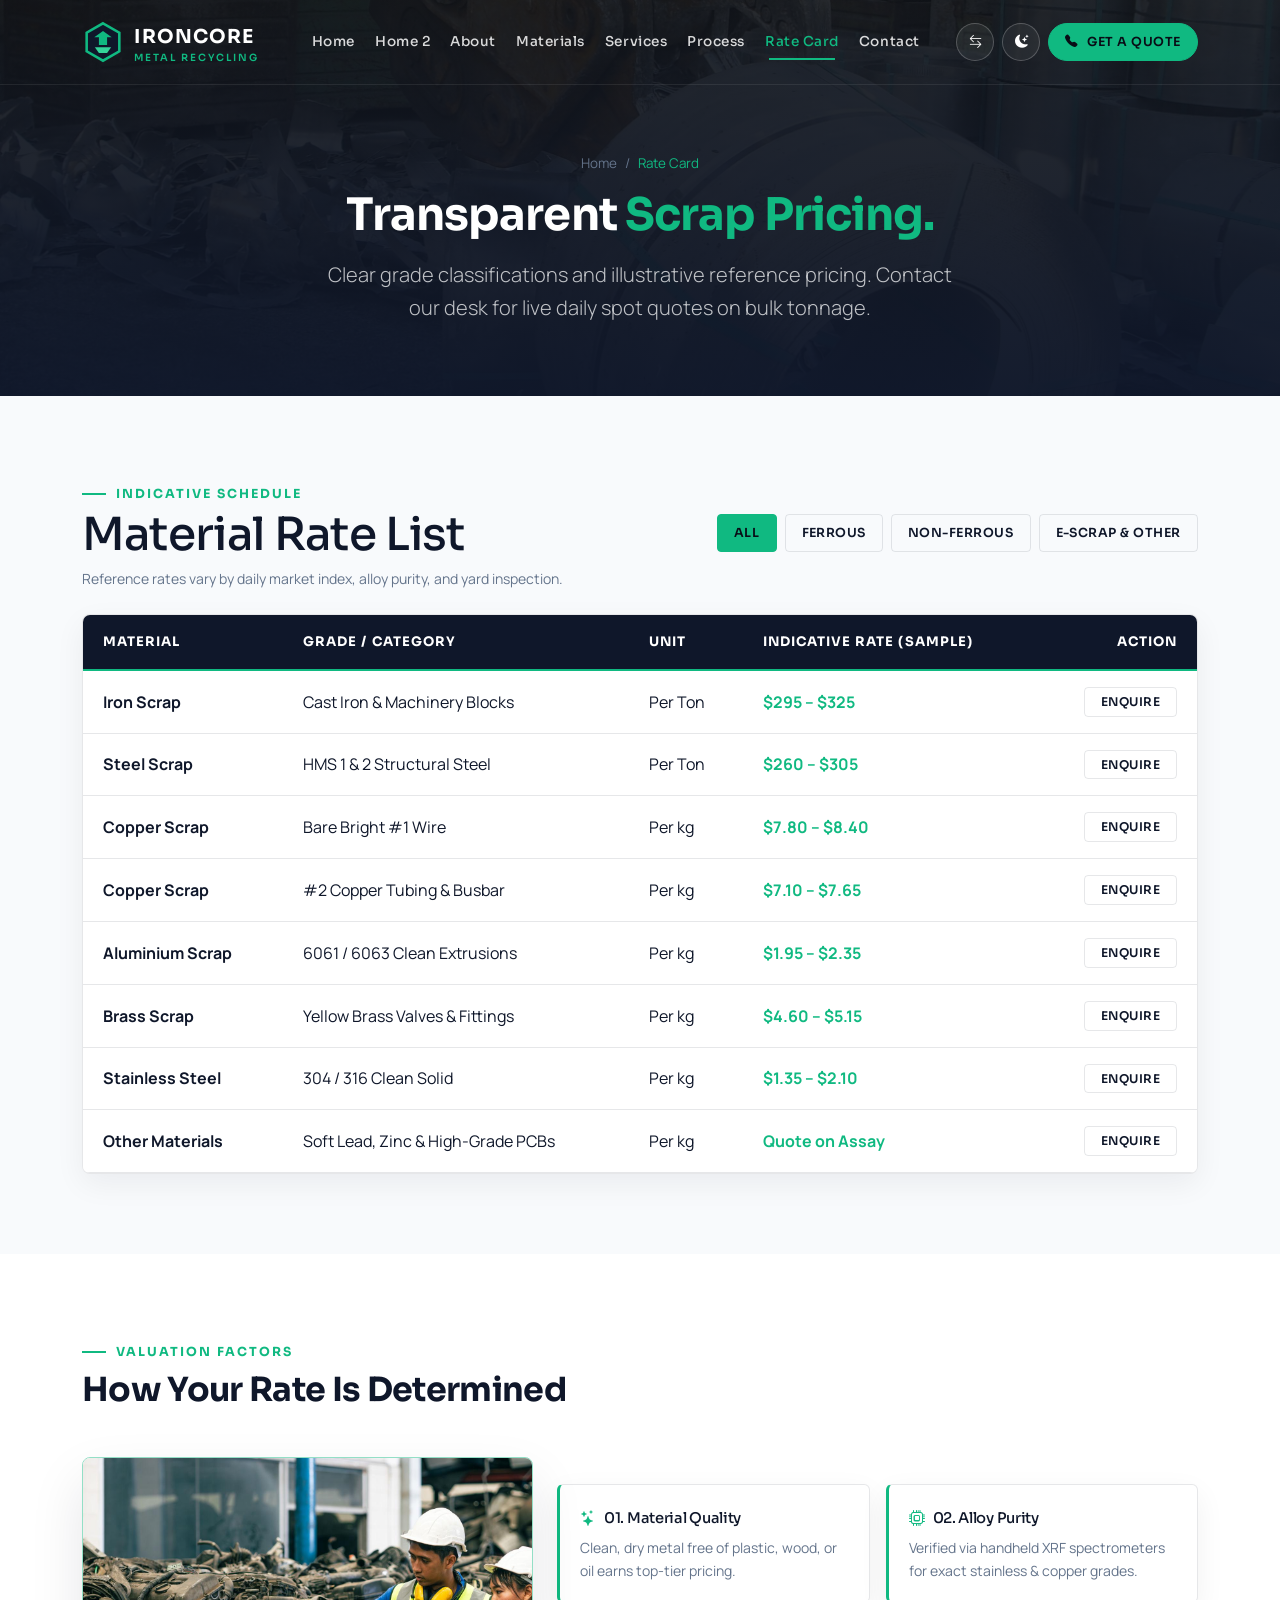
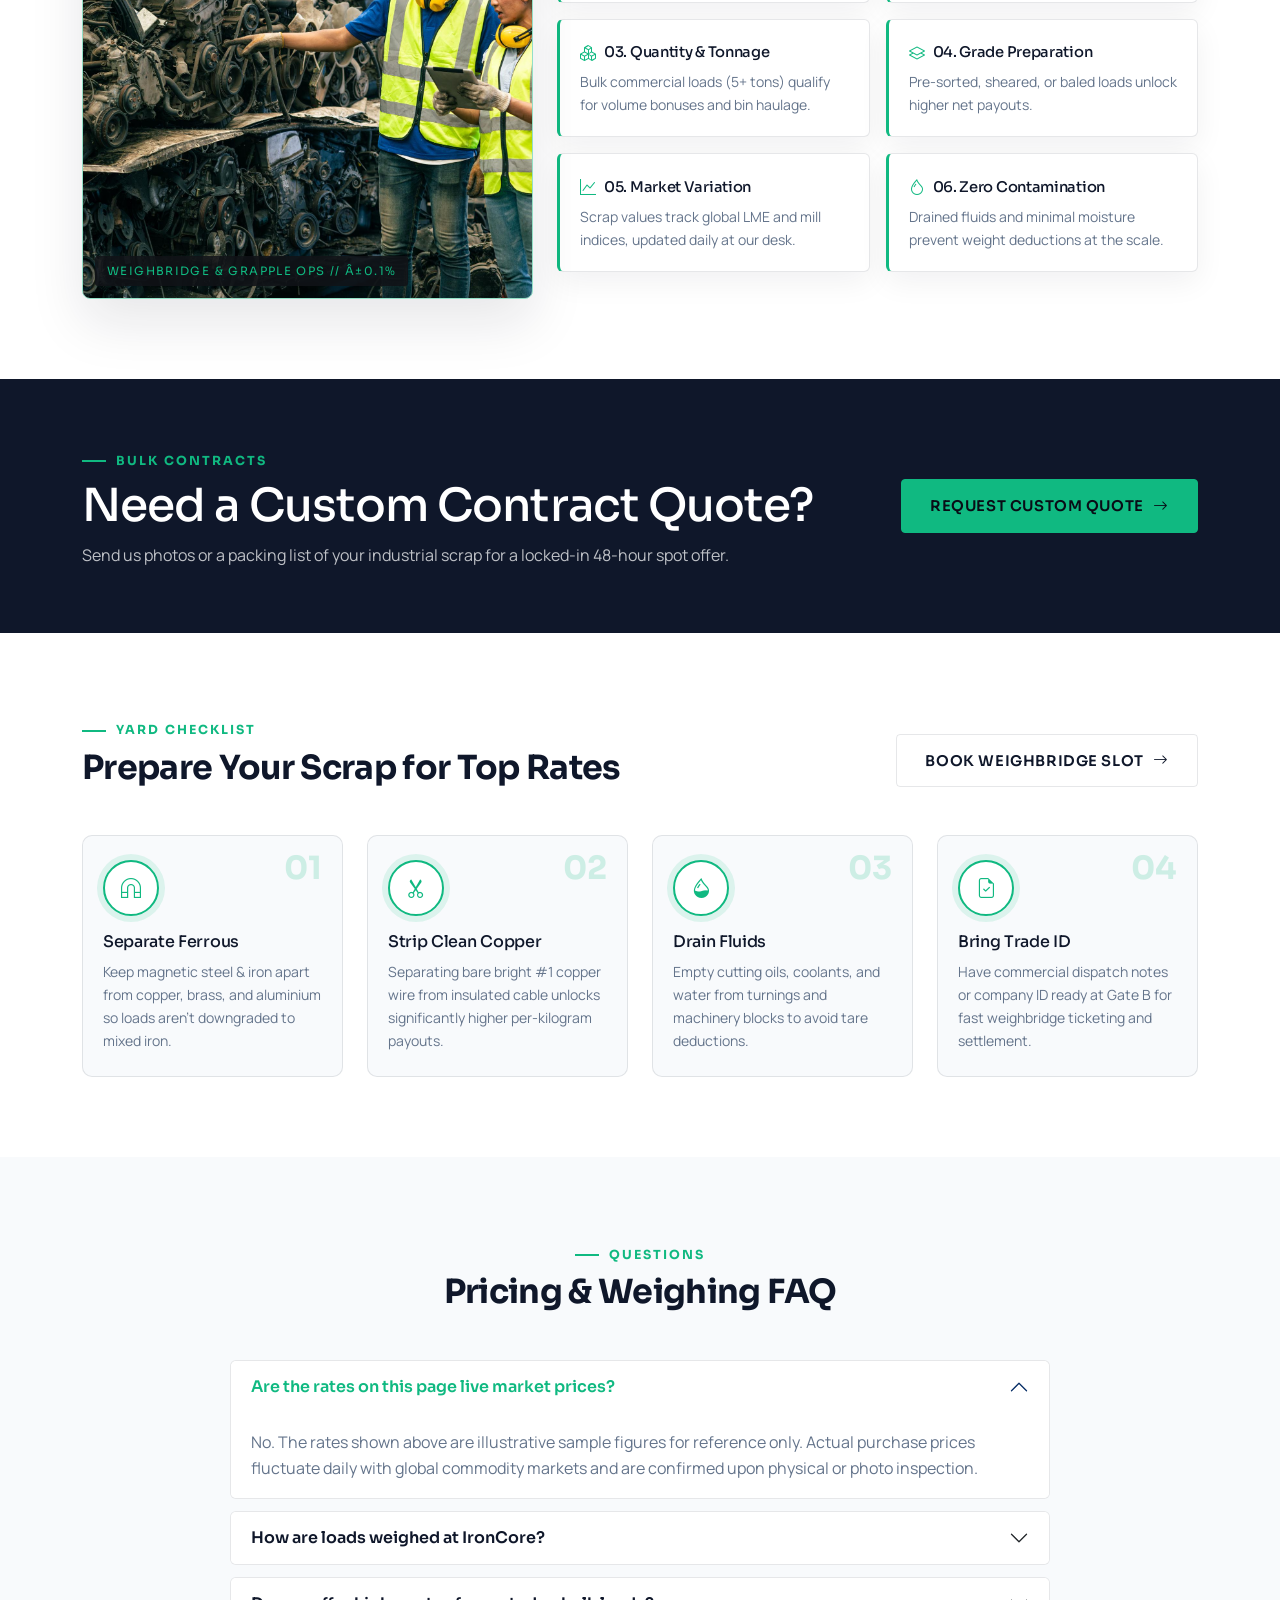
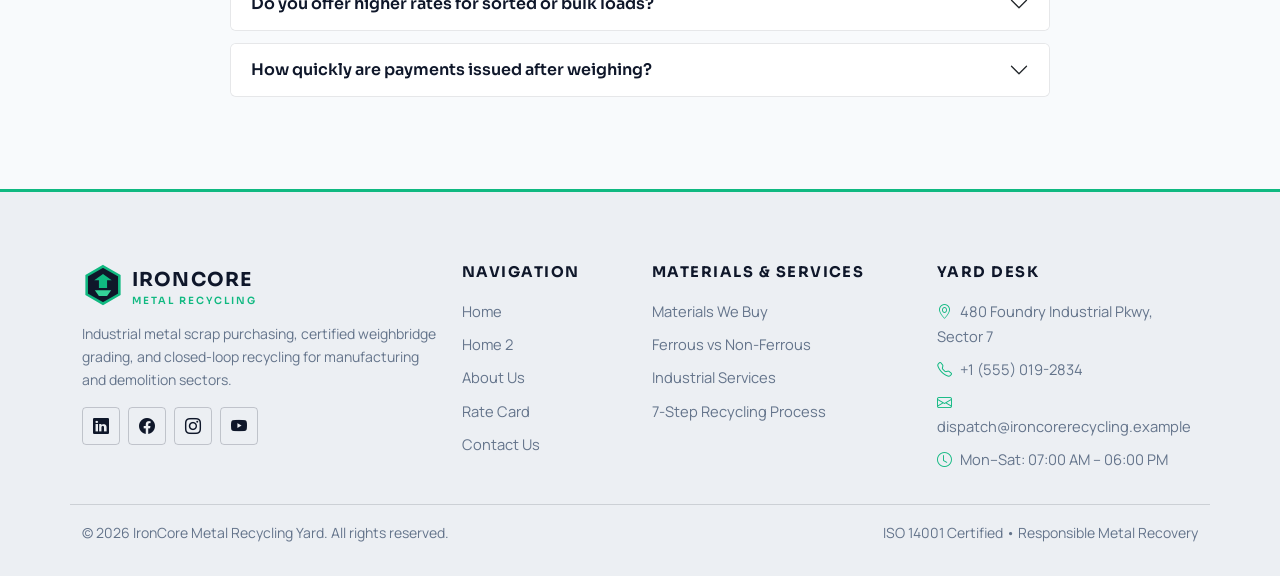
<file: rate-card.html>
<!DOCTYPE html>
<html lang="en" dir="ltr" data-theme="light">
<head>
  <meta charset="UTF-8">
  <meta name="viewport" content="width=device-width, initial-scale=1.0">
  <title>Rate Card | IronCore Metal Recycling Yard</title>
  <link rel="icon" type="image/svg+xml" href="data:image/svg+xml,%3Csvg xmlns='http://www.w3.org/2000/svg' viewBox='0 0 36 36'%3E%3Cpolygon points='18,2 32,10 32,26 18,34 4,26 4,10' fill='%230F172A' stroke='%2310B981' stroke-width='2.4'/%3E%3Cpath d='M18 8.5L25.5 14H21.5V20.5H14.5V14H10.5L18 8.5Z' fill='%2310B981'/%3E%3Cpath d='M11 22.5H25L21.5 27.5H14.5L11 22.5Z' fill='%2334D399'/%3E%3C/svg%3E">
  <meta name="description" content="Illustrative scrap metal rate card for iron, steel, copper, aluminium, brass, stainless steel, and electronic scrap.">
  <link rel="preconnect" href="https://fonts.googleapis.com">
  <link rel="preconnect" href="https://fonts.gstatic.com" crossorigin>
  <link href="https://fonts.googleapis.com/css2?family=Manrope:wght@400;500;600;700&family=Sora:wght@500;600;700&display=swap" rel="stylesheet">
  <link id="bootstrap-css" rel="stylesheet" href="https://cdn.jsdelivr.net/npm/bootstrap@5.3.3/dist/css/bootstrap.min.css">
  <link rel="stylesheet" href="https://cdn.jsdelivr.net/npm/bootstrap-icons@1.11.3/font/bootstrap-icons.min.css">
  <link rel="stylesheet" href="assets/css/style.css">
</head>
<body>

  <!-- GLOBAL HEADER -->
      <nav class="navbar navbar-expand-xl ic-navbar" aria-label="Main navigation">
    <div class="container">
      <a class="navbar-brand" href="index.html">
        <svg width="42" height="42" viewBox="0 0 36 36" fill="none" aria-hidden="true">
          <polygon points="18,2 32,10 32,26 18,34 4,26 4,10" fill="#0F172A" stroke="#10B981" stroke-width="2.2"/>
          <path d="M18 8.5L25.5 14H21.5V20.5H14.5V14H10.5L18 8.5Z" fill="#10B981"/>
          <path d="M11 22.5H25L21.5 27.5H14.5L11 22.5Z" fill="#34D399"/>
        </svg>
        <span>IRONCORE<small>METAL RECYCLING</small></span>
      </a>

      <button class="navbar-toggler ms-auto" type="button" data-bs-toggle="collapse" data-bs-target="#mainNav" aria-controls="mainNav" aria-expanded="false" aria-label="Toggle navigation">
        <i class="bi bi-list fs-4"></i>
      </button>

      <div class="collapse navbar-collapse" id="mainNav">
        <ul class="navbar-nav mx-xl-auto gap-xl-1 my-2 my-xl-0">
          <li class="nav-item"><a class="nav-link" href="index.html">Home</a></li>
          <li class="nav-item"><a class="nav-link" href="home-2.html">Home 2</a></li>
          <li class="nav-item"><a class="nav-link" href="about.html">About</a></li>
          <li class="nav-item"><a class="nav-link" href="materials.html">Materials</a></li>
          <li class="nav-item"><a class="nav-link" href="services.html">Services</a></li>
          <li class="nav-item"><a class="nav-link" href="process.html">Process</a></li>
          <li class="nav-item"><a class="nav-link active" href="rate-card.html">Rate Card</a></li>
          <li class="nav-item"><a class="nav-link" href="contact.html">Contact</a></li>
        </ul>
        <div class="d-flex flex-wrap align-items-center gap-2 pt-3 pt-xl-0 mt-2 mt-xl-0 border-top border-secondary border-opacity-25 border-xl-0">
          <button type="button" class="ic-icon-btn rounded-circle" data-rtl-toggle aria-label="Toggle RTL layout">
            <i class="bi bi-arrow-left-right"></i>
          </button>
          <button type="button" class="ic-icon-btn rounded-circle" data-theme-toggle aria-label="Toggle color theme">
            <i class="bi bi-sun-fill"></i>
          </button>
          <a href="contact.html" class="btn-industrial btn-orange rounded-pill py-2 px-3" style="font-size:0.78rem;">
            <i class="bi bi-telephone-fill"></i> Get a Quote
          </a>
        </div>
      </div>
    </div>
  </nav>

  <!-- HERO -->
  <header class="inner-hero">
    <div class="inner-hero-bg" style="background-image: url('assets/images/39.jpg');"></div>
    <div class="inner-hero-overlay"></div>
    <div class="container position-relative">
      <nav aria-label="breadcrumb">
        <ol class="breadcrumb-ind">
          <li><a href="index.html">Home</a></li>
          <li>/</li>
          <li class="text-orange">Rate Card</li>
        </ol>
      </nav>
      <h1 class="display-title text-white mb-3">Transparent <span class="text-orange">Scrap Pricing.</span></h1>
      <p class="lead text-light opacity-75 mb-0" style="max-width: 640px;">Clear grade classifications and illustrative reference pricing. Contact our desk for live daily spot quotes on bulk tonnage.</p>
    </div>
  </header>

  <!-- SECTION 02: MATERIAL RATE LIST -->
  <section id="rates" class="section-pad tech-grid-bg">
    <div class="container">
      

      <div class="d-flex flex-column flex-lg-row justify-content-between align-items-center text-center text-lg-start gap-3 mb-4">
        <div>
          <span class="eyebrow-label mb-1">INDICATIVE SCHEDULE</span>
          <h2 class="h1 mb-1">Material Rate List</h2><p class="small text-steel mb-0">Reference rates vary by daily market index, alloy purity, and yard inspection.</p>
        </div>
        <div class="d-flex flex-wrap justify-content-center justify-content-lg-end gap-2">
          <button type="button" class="btn-industrial btn-orange py-2 px-3" data-rate-filter="all" style="font-size:0.78rem;">All</button>
          <button type="button" class="btn-industrial btn-outline-theme py-2 px-3" data-rate-filter="ferrous" style="font-size:0.78rem;">Ferrous</button>
          <button type="button" class="btn-industrial btn-outline-theme py-2 px-3" data-rate-filter="non-ferrous" style="font-size:0.78rem;">Non-Ferrous</button>
          <button type="button" class="btn-industrial btn-outline-theme py-2 px-3" data-rate-filter="e-scrap" style="font-size:0.78rem;">E-Scrap &amp; Other</button>
        </div>
      </div>

      <div class="rate-table-wrap reveal-on-scroll">
        <div class="table-responsive">
          <table class="table table-industrial">
            <thead>
              <tr>
                <th>Material</th>
                <th>Grade / Category</th>
                <th>Unit</th>
                <th>Indicative Rate (Sample)</th>
                <th class="text-end">Action</th>
              </tr>
            </thead>
            <tbody id="rateTableBody">
              <tr data-category="ferrous">
                <td class="fw-bold">Iron Scrap</td>
                <td>Cast Iron &amp; Machinery Blocks</td>
                <td>Per Ton</td>
                <td class="text-orange fw-bold">$295 &ndash; $325</td>
                <td class="text-end"><a href="contact.html" class="btn-industrial btn-outline-theme py-1 px-3" style="font-size:0.75rem;">Enquire</a></td>
              </tr>
              <tr data-category="ferrous">
                <td class="fw-bold">Steel Scrap</td>
                <td>HMS 1 &amp; 2 Structural Steel</td>
                <td>Per Ton</td>
                <td class="text-orange fw-bold">$260 &ndash; $305</td>
                <td class="text-end"><a href="contact.html" class="btn-industrial btn-outline-theme py-1 px-3" style="font-size:0.75rem;">Enquire</a></td>
              </tr>
              <tr data-category="non-ferrous">
                <td class="fw-bold">Copper Scrap</td>
                <td>Bare Bright #1 Wire</td>
                <td>Per kg</td>
                <td class="text-orange fw-bold">$7.80 &ndash; $8.40</td>
                <td class="text-end"><a href="contact.html" class="btn-industrial btn-outline-theme py-1 px-3" style="font-size:0.75rem;">Enquire</a></td>
              </tr>
              <tr data-category="non-ferrous">
                <td class="fw-bold">Copper Scrap</td>
                <td>#2 Copper Tubing &amp; Busbar</td>
                <td>Per kg</td>
                <td class="text-orange fw-bold">$7.10 &ndash; $7.65</td>
                <td class="text-end"><a href="contact.html" class="btn-industrial btn-outline-theme py-1 px-3" style="font-size:0.75rem;">Enquire</a></td>
              </tr>
              <tr data-category="non-ferrous">
                <td class="fw-bold">Aluminium Scrap</td>
                <td>6061 / 6063 Clean Extrusions</td>
                <td>Per kg</td>
                <td class="text-orange fw-bold">$1.95 &ndash; $2.35</td>
                <td class="text-end"><a href="contact.html" class="btn-industrial btn-outline-theme py-1 px-3" style="font-size:0.75rem;">Enquire</a></td>
              </tr>
              <tr data-category="non-ferrous">
                <td class="fw-bold">Brass Scrap</td>
                <td>Yellow Brass Valves &amp; Fittings</td>
                <td>Per kg</td>
                <td class="text-orange fw-bold">$4.60 &ndash; $5.15</td>
                <td class="text-end"><a href="contact.html" class="btn-industrial btn-outline-theme py-1 px-3" style="font-size:0.75rem;">Enquire</a></td>
              </tr>
              <tr data-category="non-ferrous">
                <td class="fw-bold">Stainless Steel</td>
                <td>304 / 316 Clean Solid</td>
                <td>Per kg</td>
                <td class="text-orange fw-bold">$1.35 &ndash; $2.10</td>
                <td class="text-end"><a href="contact.html" class="btn-industrial btn-outline-theme py-1 px-3" style="font-size:0.75rem;">Enquire</a></td>
              </tr>
              <tr data-category="e-scrap">
                <td class="fw-bold">Other Materials</td>
                <td>Soft Lead, Zinc &amp; High-Grade PCBs</td>
                <td>Per kg</td>
                <td class="text-orange fw-bold">Quote on Assay</td>
                <td class="text-end"><a href="contact.html" class="btn-industrial btn-outline-theme py-1 px-3" style="font-size:0.75rem;">Enquire</a></td>
              </tr>
            </tbody>
          </table>
        </div>
      </div>
    </div>
  </section>

  <!-- SECTION 03: RATE INFORMATION -->
  <section id="valuation" class="section-pad bg-surface">
    <div class="container">
      <div class="mb-5">
        <span class="eyebrow-label mb-2">VALUATION FACTORS</span>
        <h2 class="display-title mb-0">How Your Rate Is Determined</h2>
      </div>
      <div class="row g-4 align-items-center reveal-on-scroll">
        <div class="col-lg-5">
          <div class="machinery-center-frame">
            <img src="assets/images/44.jpg" alt="Yard inspectors grading industrial metal" class="w-100" style="height: 440px; object-fit: cover;">
          </div>
        </div>
        <div class="col-lg-7">
          <div class="row g-3">
            <div class="col-sm-6">
              <div class="callout-badge-card h-100">
                <div class="d-flex align-items-center gap-2 mb-1"><i class="bi bi-stars text-orange"></i><h5 class="h6 mb-0">01. Material Quality</h5></div>
                <p class="small text-steel mb-0">Clean, dry metal free of plastic, wood, or oil earns top-tier pricing.</p>
              </div>
            </div>
            <div class="col-sm-6">
              <div class="callout-badge-card h-100">
                <div class="d-flex align-items-center gap-2 mb-1"><i class="bi bi-cpu text-orange"></i><h5 class="h6 mb-0">02. Alloy Purity</h5></div>
                <p class="small text-steel mb-0">Verified via handheld XRF spectrometers for exact stainless &amp; copper grades.</p>
              </div>
            </div>
            <div class="col-sm-6">
              <div class="callout-badge-card h-100">
                <div class="d-flex align-items-center gap-2 mb-1"><i class="bi bi-boxes text-orange"></i><h5 class="h6 mb-0">03. Quantity &amp; Tonnage</h5></div>
                <p class="small text-steel mb-0">Bulk commercial loads (5+ tons) qualify for volume bonuses and bin haulage.</p>
              </div>
            </div>
            <div class="col-sm-6">
              <div class="callout-badge-card h-100">
                <div class="d-flex align-items-center gap-2 mb-1"><i class="bi bi-layers text-orange"></i><h5 class="h6 mb-0">04. Grade Preparation</h5></div>
                <p class="small text-steel mb-0">Pre-sorted, sheared, or baled loads unlock higher net payouts.</p>
              </div>
            </div>
            <div class="col-sm-6">
              <div class="callout-badge-card h-100">
                <div class="d-flex align-items-center gap-2 mb-1"><i class="bi bi-graph-up text-orange"></i><h5 class="h6 mb-0">05. Market Variation</h5></div>
                <p class="small text-steel mb-0">Scrap values track global LME and mill indices, updated daily at our desk.</p>
              </div>
            </div>
            <div class="col-sm-6">
              <div class="callout-badge-card h-100">
                <div class="d-flex align-items-center gap-2 mb-1"><i class="bi bi-droplet text-orange"></i><h5 class="h6 mb-0">06. Zero Contamination</h5></div>
                <p class="small text-steel mb-0">Drained fluids and minimal moisture prevent weight deductions at the scale.</p>
              </div>
            </div>
          </div>
        </div>
      </div>
    </div>
  </section>

  <!-- SECTION 04: GET A CUSTOM QUOTE -->
  <section class="py-5 bg-charcoal text-white">
    <div class="container py-3 reveal-on-scroll">
      <div class="row align-items-center g-4 text-center text-lg-start">
        <div class="col-lg-8">
          <span class="eyebrow-label mb-2">BULK CONTRACTS</span>
          <h2 class="h1 mb-2">Need a Custom Contract Quote?</h2>
          <p class="text-light opacity-75 mb-0">Send us photos or a packing list of your industrial scrap for a locked-in 48-hour spot offer.</p>
        </div>
        <div class="col-lg-4 text-center text-lg-end">
          <a href="contact.html" class="btn-industrial btn-orange">Request Custom Quote <i class="bi bi-arrow-right"></i></a>
        </div>
      </div>
    </div>
  </section>

  <!-- MAXIMIZE YOUR PAYOUT -->
  <section id="prep-tips" class="section-pad bg-surface">
    <div class="container">
      <div class="row align-items-end mb-5">
        <div class="col-lg-7">
          <span class="eyebrow-label mb-2">YARD CHECKLIST</span>
          <h2 class="display-title mb-0">Prepare Your Scrap for Top Rates</h2>
        </div>
        <div class="col-lg-5 text-lg-end mt-2 mt-lg-0">
          <a href="contact.html#pickup-form" class="btn-industrial btn-outline-theme">Book Weighbridge Slot <i class="bi bi-arrow-right"></i></a>
        </div>
      </div>

      <div class="row g-4 reveal-on-scroll">
        <div class="col-md-6 col-lg-3">
          <div class="workflow-stage">
            <span class="workflow-watermark">01</span>
            <div class="workflow-icon-ring"><i class="bi bi-magnet"></i></div>
            <h5 class="h5 mb-2">Separate Ferrous</h5>
            <p class="small text-steel mb-0">Keep magnetic steel &amp; iron apart from copper, brass, and aluminium so loads aren't downgraded to mixed iron.</p>
          </div>
        </div>
        <div class="col-md-6 col-lg-3">
          <div class="workflow-stage">
            <span class="workflow-watermark">02</span>
            <div class="workflow-icon-ring"><i class="bi bi-scissors"></i></div>
            <h5 class="h5 mb-2">Strip Clean Copper</h5>
            <p class="small text-steel mb-0">Separating bare bright #1 copper wire from insulated cable unlocks significantly higher per-kilogram payouts.</p>
          </div>
        </div>
        <div class="col-md-6 col-lg-3">
          <div class="workflow-stage">
            <span class="workflow-watermark">03</span>
            <div class="workflow-icon-ring"><i class="bi bi-droplet-half"></i></div>
            <h5 class="h5 mb-2">Drain Fluids</h5>
            <p class="small text-steel mb-0">Empty cutting oils, coolants, and water from turnings and machinery blocks to avoid tare deductions.</p>
          </div>
        </div>
        <div class="col-md-6 col-lg-3">
          <div class="workflow-stage">
            <span class="workflow-watermark">04</span>
            <div class="workflow-icon-ring"><i class="bi bi-file-earmark-check"></i></div>
            <h5 class="h5 mb-2">Bring Trade ID</h5>
            <p class="small text-steel mb-0">Have commercial dispatch notes or company ID ready at Gate B for fast weighbridge ticketing and settlement.</p>
          </div>
        </div>
      </div>
    </div>
  </section>

  <!-- SECTION 05: FAQ ACCORDION -->
  <section id="faq" class="section-pad">
    <div class="container">
      <div class="text-center mb-5">
        <span class="eyebrow-label mb-2">QUESTIONS</span>
        <h2 class="display-title">Pricing &amp; Weighing FAQ</h2>
      </div>
      <div class="accordion accordion-industrial mx-auto reveal-on-scroll" id="rateFaq" style="max-width: 820px;">
        <div class="accordion-item">
          <h3 class="accordion-header"><button class="accordion-button" type="button" data-bs-toggle="collapse" data-bs-target="#rf1">Are the rates on this page live market prices?</button></h3>
          <div id="rf1" class="accordion-collapse collapse show" data-bs-parent="#rateFaq"><div class="accordion-body">No. The rates shown above are illustrative sample figures for reference only. Actual purchase prices fluctuate daily with global commodity markets and are confirmed upon physical or photo inspection.</div></div>
        </div>
        <div class="accordion-item">
          <h3 class="accordion-header"><button class="accordion-button collapsed" type="button" data-bs-toggle="collapse" data-bs-target="#rf2">How are loads weighed at IronCore?</button></h3>
          <div id="rf2" class="accordion-collapse collapse" data-bs-parent="#rateFaq"><div class="accordion-body">Trucks are weighed inbound and outbound on government-certified 80-ton digital weighbridges, with printed weight tickets provided for every transaction.</div></div>
        </div>
        <div class="accordion-item">
          <h3 class="accordion-header"><button class="accordion-button collapsed" type="button" data-bs-toggle="collapse" data-bs-target="#rf3">Do you offer higher rates for sorted or bulk loads?</button></h3>
          <div id="rf3" class="accordion-collapse collapse" data-bs-parent="#rateFaq"><div class="accordion-body">Yes. Segregating ferrous from non-ferrous alloys and delivering bulk commercial tonnage earns higher per-unit rates and priority settlement.</div></div>
        </div>
        <div class="accordion-item">
          <h3 class="accordion-header"><button class="accordion-button collapsed" type="button" data-bs-toggle="collapse" data-bs-target="#rf4">How quickly are payments issued after weighing?</button></h3>
          <div id="rf4" class="accordion-collapse collapse" data-bs-parent="#rateFaq"><div class="accordion-body">Payments are processed the same day via direct bank transfer or approved commercial settlement immediately after your digital weighbridge ticket and alloy grade are finalized.</div></div>
        </div>
        </div>
      </div>
    </div>
  </section>

  <!-- GLOBAL FOOTER -->
  <footer class="ic-footer">
    <div class="container">
      <div class="row g-4 pb-4 border-bottom border-secondary border-opacity-25">
        <div class="col-lg-4">
          <a class="navbar-brand d-inline-flex align-items-center gap-2 mb-3 text-decoration-none" href="index.html">
        <svg width="42" height="42" viewBox="0 0 36 36" fill="none" aria-hidden="true">
          <polygon points="18,2 32,10 32,26 18,34 4,26 4,10" fill="#0F172A" stroke="#10B981" stroke-width="2.2"/>
          <path d="M18 8.5L25.5 14H21.5V20.5H14.5V14H10.5L18 8.5Z" fill="#10B981"/>
          <path d="M11 22.5H25L21.5 27.5H14.5L11 22.5Z" fill="#34D399"/>
        </svg>
            <span>IRONCORE<small>METAL RECYCLING</small></span>
          </a>
          <p class="small text-steel mb-3">Industrial metal scrap purchasing, certified weighbridge grading, and closed-loop recycling for manufacturing and demolition sectors.</p>
          <div class="d-flex gap-2">
            <a href="#" class="social-pill" aria-label="LinkedIn"><i class="bi bi-linkedin"></i></a>
            <a href="#" class="social-pill" aria-label="Facebook"><i class="bi bi-facebook"></i></a>
            <a href="#" class="social-pill" aria-label="Instagram"><i class="bi bi-instagram"></i></a>
            <a href="#" class="social-pill" aria-label="YouTube"><i class="bi bi-youtube"></i></a>
          </div>
        </div>
                <div class="col-6 col-lg-2">
          <h5>Navigation</h5>
          <ul>
            <li><a href="index.html">Home</a></li>
            <li><a href="home-2.html">Home 2</a></li>
            <li><a href="about.html#story">About Us</a></li>
            <li><a href="rate-card.html#rates">Rate Card</a></li>
            <li><a href="contact.html#pickup-form">Contact Us</a></li>
          </ul>
        </div>
        <div class="col-6 col-lg-3">
          <h5>Materials &amp; Services</h5>
          <ul>
            <li><a href="materials.html#categories">Materials We Buy</a></li>
            <li><a href="materials.html#comparison">Ferrous vs Non-Ferrous</a></li>
            <li><a href="services.html#portfolio">Industrial Services</a></li>
            <li><a href="process.html#stages">7-Step Recycling Process</a></li>
          </ul>
        </div>
        <div class="col-lg-3">
          <h5>Yard Desk</h5>
          <ul>
            <li><i class="bi bi-geo-alt text-orange me-2"></i>480 Foundry Industrial Pkwy, Sector 7</li>
            <li><i class="bi bi-telephone text-orange me-2"></i>+1 (555) 019-2834</li>
            <li><i class="bi bi-envelope text-orange me-2"></i>dispatch@ironcorerecycling.example</li>
            <li><i class="bi bi-clock text-orange me-2"></i>Mon&ndash;Sat: 07:00 AM &ndash; 06:00 PM</li>
          </ul>
        </div>
      </div>
      <div class="d-flex flex-column flex-md-row justify-content-between align-items-center pt-3 small text-steel">
        <span>&copy; 2026 IronCore Metal Recycling Yard. All rights reserved.</span>
        <span>ISO 14001 Certified &bull; Responsible Metal Recovery</span>
      </div>
    </div>
  </footer>

  <button id="backToTop" class="back-to-top" aria-label="Back to top"><i class="bi bi-arrow-up"></i></button>
  <script src="https://cdn.jsdelivr.net/npm/bootstrap@5.3.3/dist/js/bootstrap.bundle.min.js"></script>
  <script src="assets/js/main.js"></script>
</body>
</html>
</file>
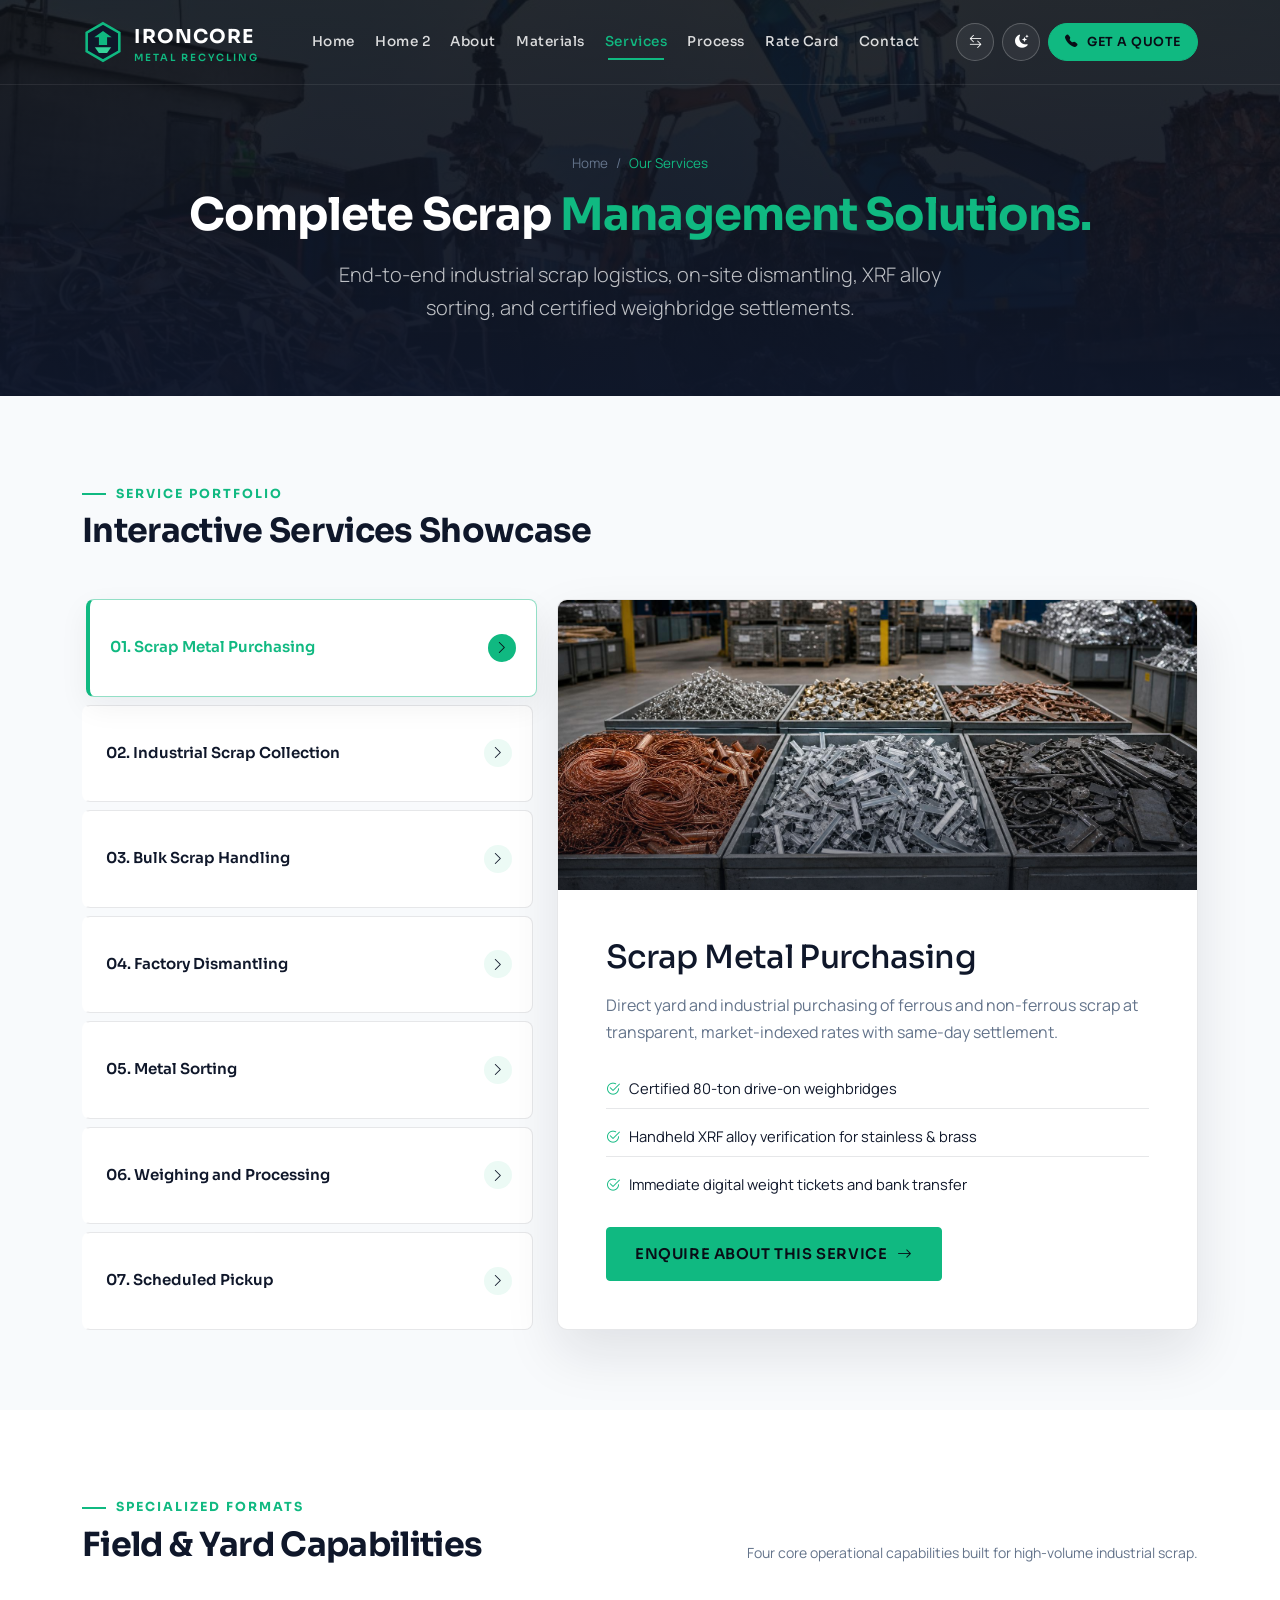
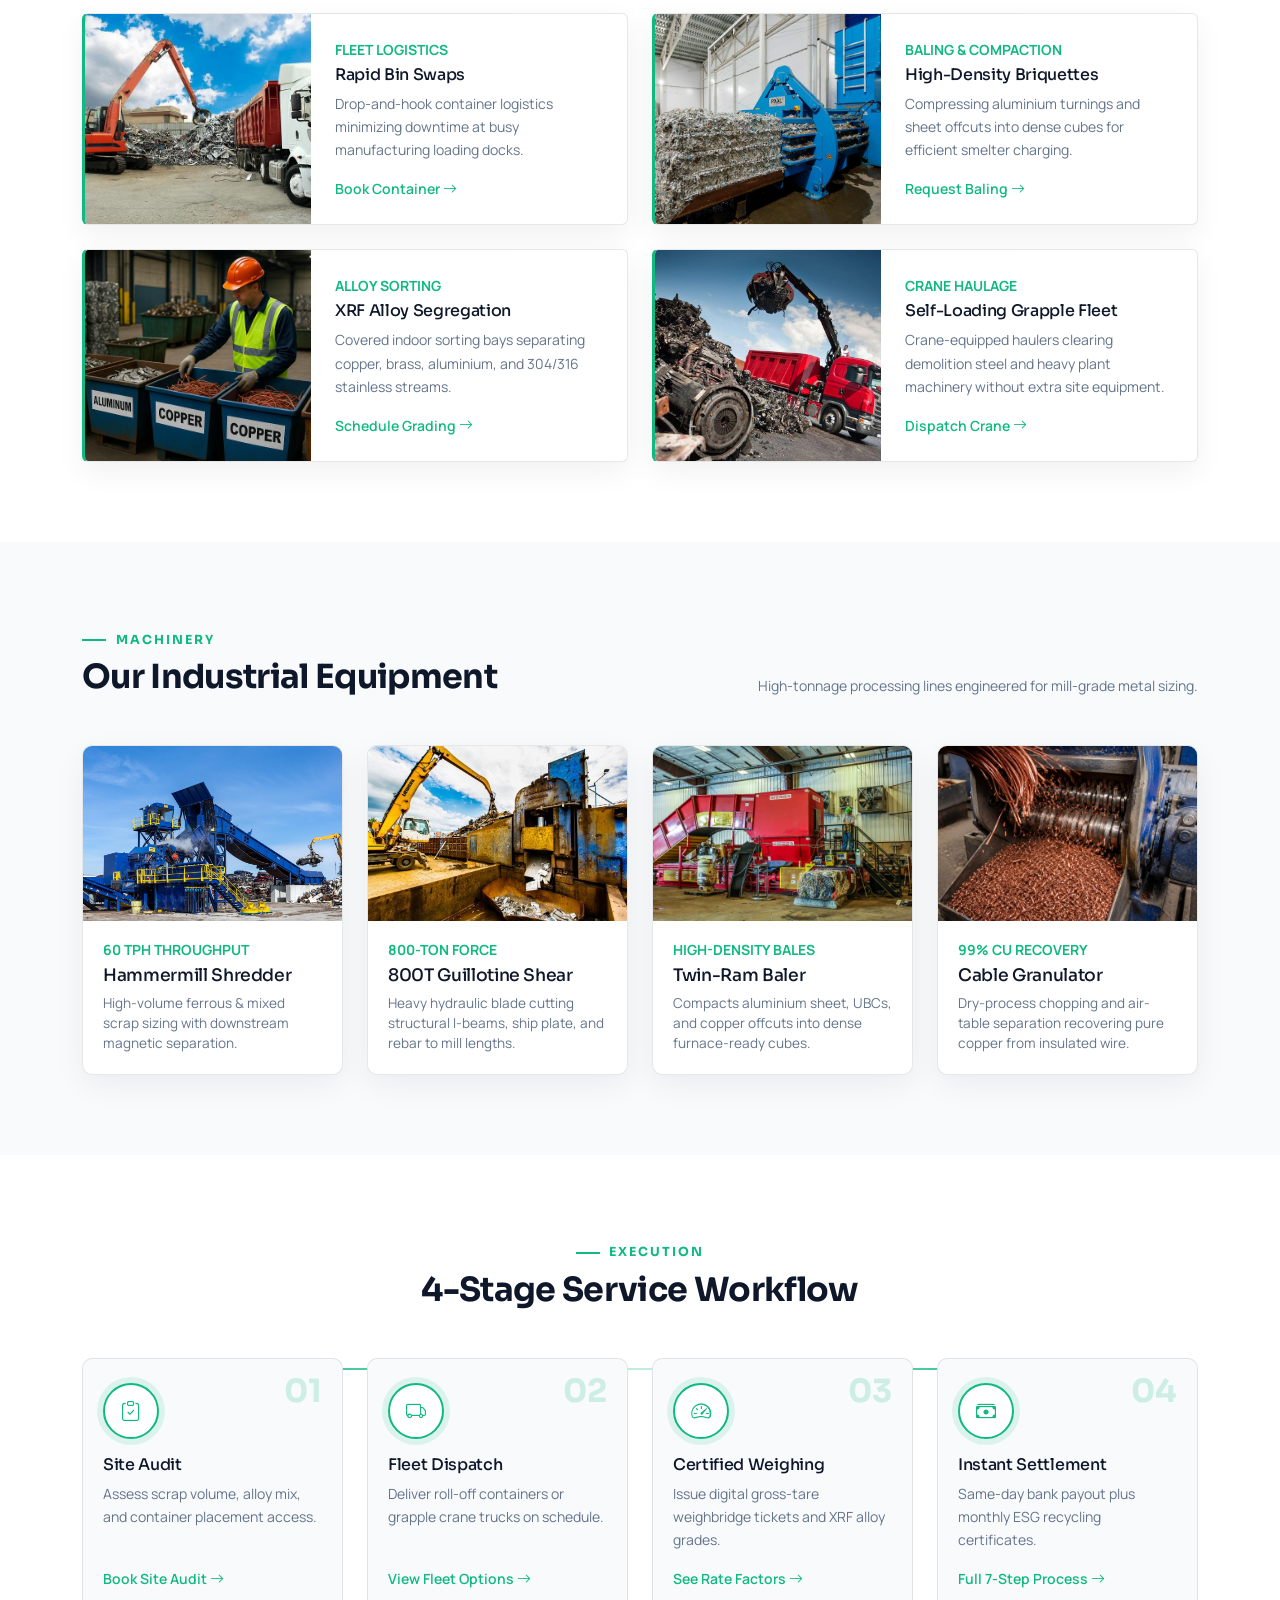
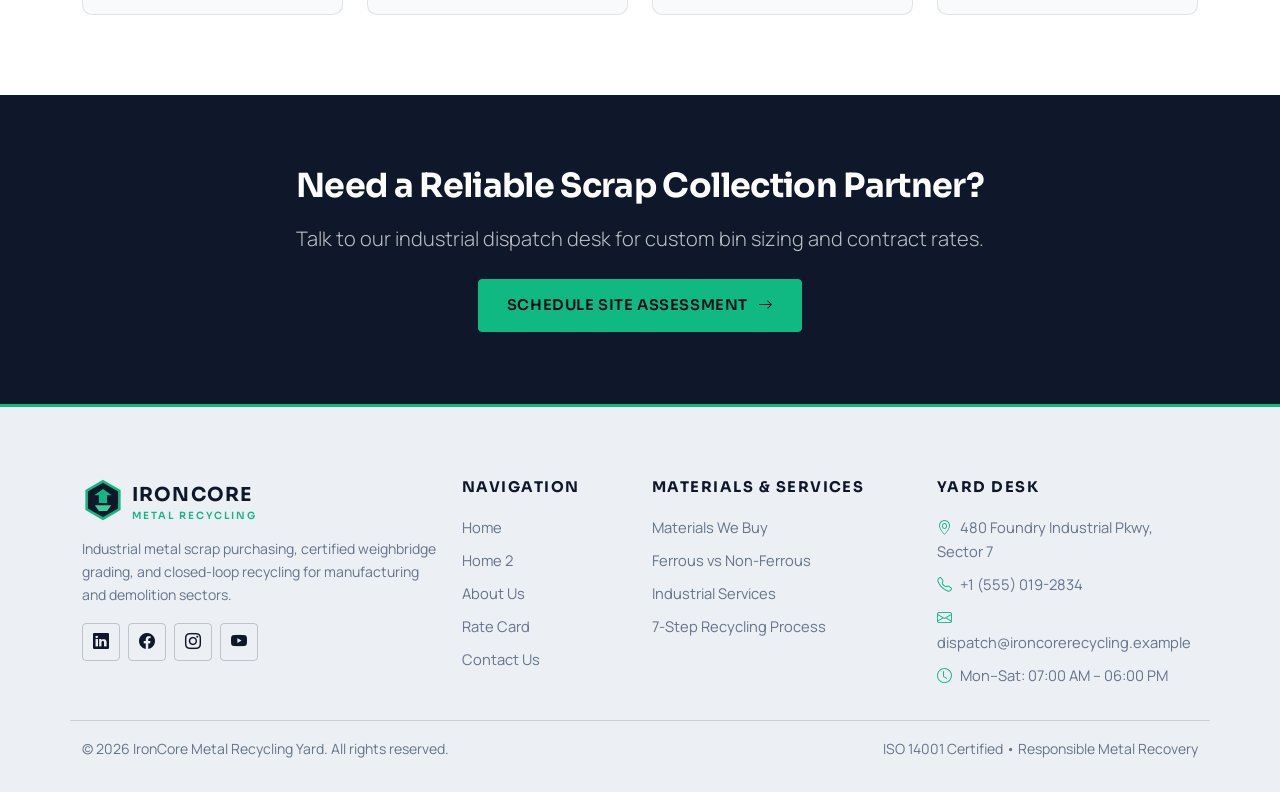
<file: services.html>
<!DOCTYPE html>
<html lang="en" dir="ltr" data-theme="light">
<head>
  <meta charset="UTF-8">
  <meta name="viewport" content="width=device-width, initial-scale=1.0">
  <title>Our Services | IronCore Metal Recycling Yard</title>
  <link rel="icon" type="image/svg+xml" href="data:image/svg+xml,%3Csvg xmlns='http://www.w3.org/2000/svg' viewBox='0 0 36 36'%3E%3Cpolygon points='18,2 32,10 32,26 18,34 4,26 4,10' fill='%230F172A' stroke='%2310B981' stroke-width='2.4'/%3E%3Cpath d='M18 8.5L25.5 14H21.5V20.5H14.5V14H10.5L18 8.5Z' fill='%2310B981'/%3E%3Cpath d='M11 22.5H25L21.5 27.5H14.5L11 22.5Z' fill='%2334D399'/%3E%3C/svg%3E">
  <meta name="description" content="Industrial scrap metal purchasing, scheduled fleet collection, factory dismantling, XRF sorting, and heavy shearing services.">
  <link rel="preconnect" href="https://fonts.googleapis.com">
  <link rel="preconnect" href="https://fonts.gstatic.com" crossorigin>
  <link href="https://fonts.googleapis.com/css2?family=Manrope:wght@400;500;600;700&family=Sora:wght@500;600;700&display=swap" rel="stylesheet">
  <link id="bootstrap-css" rel="stylesheet" href="https://cdn.jsdelivr.net/npm/bootstrap@5.3.3/dist/css/bootstrap.min.css">
  <link rel="stylesheet" href="https://cdn.jsdelivr.net/npm/bootstrap-icons@1.11.3/font/bootstrap-icons.min.css">
  <link rel="stylesheet" href="assets/css/style.css">
</head>
<body>

  <!-- GLOBAL HEADER -->
      <nav class="navbar navbar-expand-xl ic-navbar" aria-label="Main navigation">
    <div class="container">
      <a class="navbar-brand" href="index.html">
        <svg width="42" height="42" viewBox="0 0 36 36" fill="none" aria-hidden="true">
          <polygon points="18,2 32,10 32,26 18,34 4,26 4,10" fill="#0F172A" stroke="#10B981" stroke-width="2.2"/>
          <path d="M18 8.5L25.5 14H21.5V20.5H14.5V14H10.5L18 8.5Z" fill="#10B981"/>
          <path d="M11 22.5H25L21.5 27.5H14.5L11 22.5Z" fill="#34D399"/>
        </svg>
        <span>IRONCORE<small>METAL RECYCLING</small></span>
      </a>

      <button class="navbar-toggler ms-auto" type="button" data-bs-toggle="collapse" data-bs-target="#mainNav" aria-controls="mainNav" aria-expanded="false" aria-label="Toggle navigation">
        <i class="bi bi-list fs-4"></i>
      </button>

      <div class="collapse navbar-collapse" id="mainNav">
        <ul class="navbar-nav mx-xl-auto gap-xl-1 my-2 my-xl-0">
          <li class="nav-item"><a class="nav-link" href="index.html">Home</a></li>
          <li class="nav-item"><a class="nav-link" href="home-2.html">Home 2</a></li>
          <li class="nav-item"><a class="nav-link" href="about.html">About</a></li>
          <li class="nav-item"><a class="nav-link" href="materials.html">Materials</a></li>
          <li class="nav-item"><a class="nav-link active" href="services.html">Services</a></li>
          <li class="nav-item"><a class="nav-link" href="process.html">Process</a></li>
          <li class="nav-item"><a class="nav-link" href="rate-card.html">Rate Card</a></li>
          <li class="nav-item"><a class="nav-link" href="contact.html">Contact</a></li>
        </ul>
        <div class="d-flex flex-wrap align-items-center gap-2 pt-3 pt-xl-0 mt-2 mt-xl-0 border-top border-secondary border-opacity-25 border-xl-0">
          <button type="button" class="ic-icon-btn rounded-circle" data-rtl-toggle aria-label="Toggle RTL layout">
            <i class="bi bi-arrow-left-right"></i>
          </button>
          <button type="button" class="ic-icon-btn rounded-circle" data-theme-toggle aria-label="Toggle color theme">
            <i class="bi bi-sun-fill"></i>
          </button>
          <a href="contact.html" class="btn-industrial btn-orange rounded-pill py-2 px-3" style="font-size:0.78rem;">
            <i class="bi bi-telephone-fill"></i> Get a Quote
          </a>
        </div>
      </div>
    </div>
  </nav>

  <!-- HERO -->
  <header class="inner-hero">
    <div class="inner-hero-bg" style="background-image: url('assets/images/4.jpg');"></div>
    <div class="inner-hero-overlay"></div>
    <div class="container position-relative">
      <nav aria-label="breadcrumb">
        <ol class="breadcrumb-ind">
          <li><a href="index.html">Home</a></li>
          <li>/</li>
          <li class="text-orange">Our Services</li>
        </ol>
      </nav>
      <h1 class="display-title text-white mb-3">Complete Scrap <span class="text-orange">Management Solutions.</span></h1>
      <p class="lead text-light opacity-75 mb-0" style="max-width: 640px;">End-to-end industrial scrap logistics, on-site dismantling, XRF alloy sorting, and certified weighbridge settlements.</p>
    </div>
  </header>

  <!-- SECTION 02: VERTICAL TAB PORTFOLIO -->
  <section id="portfolio" class="section-pad tech-grid-bg">
    <div class="container">
      <div class="mb-5">
        <span class="eyebrow-label mb-2">SERVICE PORTFOLIO</span>
        <h2 class="display-title">Interactive Services Showcase</h2>
      </div>

      <div class="row g-4 align-items-stretch reveal-on-scroll">
        <div class="col-lg-5 d-flex flex-column gap-2">
          <button type="button" class="service-tab-btn active"
                  data-srv-img="assets/images/24.jpg"
                  data-srv-title="Scrap Metal Purchasing"
                  data-srv-desc="Direct yard and industrial purchasing of ferrous and non-ferrous scrap at transparent, market-indexed rates with same-day settlement."
                  data-srv-features="Certified 80-ton drive-on weighbridges|Handheld XRF alloy verification for stainless &amp; brass|Immediate digital weight tickets and bank transfer">
            <span>01. Scrap Metal Purchasing</span><i class="bi bi-chevron-right"></i>
          </button>

          <button type="button" class="service-tab-btn"
                  data-srv-img="assets/images/27.jpg"
                  data-srv-title="Industrial Scrap Collection"
                  data-srv-desc="Dedicated roll-off dumpsters, self-dumping hoppers, and lugger bins placed directly at your CNC shop, stamping plant, or fabrication bay."
                  data-srv-features="10 to 40 cubic yard heavy-duty containers|24-hour swap-out dispatch on request|Clean yard housekeeping and spill-free loading">
            <span>02. Industrial Scrap Collection</span><i class="bi bi-chevron-right"></i>
          </button>

          <button type="button" class="service-tab-btn"
                  data-srv-img="assets/images/9.jpg"
                  data-srv-title="Bulk Scrap Handling"
                  data-srv-desc="High-tonnage material handlers, grapple cranes, and flatbed trailers engineered for large-scale demolition and construction sites."
                  data-srv-features="Self-loading hydraulic grapple trucks|Magnet-equipped excavators for rapid clearing|Multi-truck convoy scheduling for tight deadlines">
            <span>03. Bulk Scrap Handling</span><i class="bi bi-chevron-right"></i>
          </button>

          <button type="button" class="service-tab-btn"
                  data-srv-img="assets/images/40.jpg"
                  data-srv-title="Factory Dismantling"
                  data-srv-desc="Safe decommissioning and rigging of obsolete production lines, boilers, steel structures, and industrial machinery."
                  data-srv-features="Certified torch-cutting and rigging crews|Full site safety &amp; lockout/tagout compliance|Maximum scrap value credited against dismantling cost">
            <span>04. Factory Dismantling</span><i class="bi bi-chevron-right"></i>
          </button>

          <button type="button" class="service-tab-btn"
                  data-srv-img="assets/images/48.jpg"
                  data-srv-title="Metal Sorting"
                  data-srv-desc="Multi-stage segregation using overhead magnets, eddy-current separators, and trained alloy graders to maximize purity."
                  data-srv-features="Separation of mixed ferrous &amp; non-ferrous loads|Insulated wire granulation and copper recovery|Detailed grade breakdown per shipment">
            <span>05. Metal Sorting</span><i class="bi bi-chevron-right"></i>
          </button>

          <button type="button" class="service-tab-btn"
                  data-srv-img="assets/images/19.jpg"
                  data-srv-title="Weighing and Processing"
                  data-srv-desc="800-ton hydraulic shearing, shredding, and high-density baling converting bulky scrap into furnace-ready mill feedstock."
                  data-srv-features="Government-inspected digital scale calibration|High-density aluminium &amp; copper baling|Custom sizing for foundry &amp; EAF specifications">
            <span>06. Weighing and Processing</span><i class="bi bi-chevron-right"></i>
          </button>

          <button type="button" class="service-tab-btn"
                  data-srv-img="assets/images/32.jpg"
                  data-srv-title="Scheduled Pickup"
                  data-srv-desc="Automated weekly or bi-weekly pickup routes tailored to your manufacturing output with monthly tonnage &amp; ESG reporting."
                  data-srv-features="Predictable recurring fleet routes|Consolidated monthly invoicing &amp; diversion certificates|Dedicated account coordinator">
            <span>07. Scheduled Pickup</span><i class="bi bi-chevron-right"></i>
          </button>
        </div>

        <div class="col-lg-7">
          <div class="service-display-panel h-100">
            <div class="service-display-img">
              <img id="srvDisplayImg" src="assets/images/24.jpg" alt="Scrap Metal Purchasing">
            </div>
            <div class="p-4 p-md-5">
              <h3 id="srvDisplayTitle" class="h2 mb-3">Scrap Metal Purchasing</h3>
              <p id="srvDisplayDesc" class="text-steel mb-4">Direct yard and industrial purchasing of ferrous and non-ferrous scrap at transparent, market-indexed rates with same-day settlement.</p>
              <ul id="srvDisplayList" class="list-unstyled mb-4">
                <li class="mb-2"><i class="bi bi-check2-circle text-orange me-2"></i>Certified 80-ton drive-on weighbridges</li>
                <li class="mb-2"><i class="bi bi-check2-circle text-orange me-2"></i>Handheld XRF alloy verification for stainless &amp; brass</li>
                <li class="mb-2"><i class="bi bi-check2-circle text-orange me-2"></i>Immediate digital weight tickets and bank transfer</li>
              </ul>
              <a href="contact.html" class="btn-industrial btn-orange">Enquire About This Service <i class="bi bi-arrow-right"></i></a>
            </div>
          </div>
        </div>
      </div>
    </div>
  </section>

  <!-- SECTION 03: FIELD & YARD CAPABILITIES -->
  <section id="field-capabilities" class="section-pad bg-surface">
    <div class="container">
      <div class="row align-items-end mb-5">
        <div class="col-lg-7">
          <span class="eyebrow-label mb-2">SPECIALIZED FORMATS</span>
          <h2 class="display-title mb-0">Field &amp; Yard Capabilities</h2>
        </div>
        <div class="col-lg-5 text-lg-end mt-2 mt-lg-0">
          <p class="small text-steel mb-0">Four core operational capabilities built for high-volume industrial scrap.</p>
        </div>
      </div>

      <div class="row g-4 reveal-on-scroll">
        <div class="col-lg-6">
          <div class="callout-badge-card p-0 overflow-hidden h-100">
            <div class="row g-0 h-100 align-items-stretch">
              <div class="col-sm-5">
                <img src="assets/images/15.jpg" alt="Roll-off truck loading" class="w-100 h-100" style="min-height:200px;object-fit:cover;">
              </div>
              <div class="col-sm-7 p-4 d-flex flex-column justify-content-center">
                <span class="small text-orange fw-bold">FLEET LOGISTICS</span>
                <h4 class="h5 mt-1 mb-2">Rapid Bin Swaps</h4>
                <p class="small text-steel mb-3">Drop-and-hook container logistics minimizing downtime at busy manufacturing loading docks.</p>
                <a href="contact.html" class="small text-orange fw-semibold mt-auto">Book Container <i class="bi bi-arrow-right"></i></a>
              </div>
            </div>
          </div>
        </div>

        <div class="col-lg-6">
          <div class="callout-badge-card p-0 overflow-hidden h-100">
            <div class="row g-0 h-100 align-items-stretch">
              <div class="col-sm-5">
                <img src="assets/images/41.jpg" alt="Blue hydraulic baler" class="w-100 h-100" style="min-height:200px;object-fit:cover;">
              </div>
              <div class="col-sm-7 p-4 d-flex flex-column justify-content-center">
                <span class="small text-orange fw-bold">BALING &amp; COMPACTION</span>
                <h4 class="h5 mt-1 mb-2">High-Density Briquettes</h4>
                <p class="small text-steel mb-3">Compressing aluminium turnings and sheet offcuts into dense cubes for efficient smelter charging.</p>
                <a href="contact.html" class="small text-orange fw-semibold mt-auto">Request Baling <i class="bi bi-arrow-right"></i></a>
              </div>
            </div>
          </div>
        </div>

        <div class="col-lg-6">
          <div class="callout-badge-card p-0 overflow-hidden h-100">
            <div class="row g-0 h-100 align-items-stretch">
              <div class="col-sm-5">
                <img src="assets/images/48.jpg" alt="Worker sorting alloy bins" class="w-100 h-100" style="min-height:200px;object-fit:cover;">
              </div>
              <div class="col-sm-7 p-4 d-flex flex-column justify-content-center">
                <span class="small text-orange fw-bold">ALLOY SORTING</span>
                <h4 class="h5 mt-1 mb-2">XRF Alloy Segregation</h4>
                <p class="small text-steel mb-3">Covered indoor sorting bays separating copper, brass, aluminium, and 304/316 stainless streams.</p>
                <a href="contact.html" class="small text-orange fw-semibold mt-auto">Schedule Grading <i class="bi bi-arrow-right"></i></a>
              </div>
            </div>
          </div>
        </div>

        <div class="col-lg-6">
          <div class="callout-badge-card p-0 overflow-hidden h-100">
            <div class="row g-0 h-100 align-items-stretch">
              <div class="col-sm-5">
                <img src="assets/images/29.jpg" alt="Heavy grapple crane truck" class="w-100 h-100" style="min-height:200px;object-fit:cover;">
              </div>
              <div class="col-sm-7 p-4 d-flex flex-column justify-content-center">
                <span class="small text-orange fw-bold">CRANE HAULAGE</span>
                <h4 class="h5 mt-1 mb-2">Self-Loading Grapple Fleet</h4>
                <p class="small text-steel mb-3">Crane-equipped haulers clearing demolition steel and heavy plant machinery without extra site equipment.</p>
                <a href="contact.html" class="small text-orange fw-semibold mt-auto">Dispatch Crane <i class="bi bi-arrow-right"></i></a>
              </div>
            </div>
          </div>
        </div>
      </div>
    </div>
  </section>

  <!-- SECTION 04: OUR EQUIPMENT -->
  <section id="equipment" class="section-pad">
    <div class="container">
      <div class="row align-items-end mb-5">
        <div class="col-lg-7">
          <span class="eyebrow-label mb-2">MACHINERY</span>
          <h2 class="display-title mb-0">Our Industrial Equipment</h2>
        </div>
        <div class="col-lg-5 text-lg-end mt-2 mt-lg-0">
          <p class="small text-steel mb-0">High-tonnage processing lines engineered for mill-grade metal sizing.</p>
        </div>
      </div>

      <div class="row g-4 reveal-on-scroll">
        <div class="col-md-6 col-lg-3">
          <div class="hex-card h-100">
            <div class="hex-photo-wrap"><img src="assets/images/30.jpg" alt="Hammermill Shredder"></div>
            <span class="small text-orange fw-bold mb-1">60 TPH THROUGHPUT</span>
            <h3 class="h5">Hammermill Shredder</h3>
            <p class="small text-steel mb-0">High-volume ferrous &amp; mixed scrap sizing with downstream magnetic separation.</p>
          </div>
        </div>
        <div class="col-md-6 col-lg-3">
          <div class="hex-card h-100">
            <div class="hex-photo-wrap"><img src="assets/images/36.jpg" alt="800T Guillotine Shear"></div>
            <span class="small text-orange fw-bold mb-1">800-TON FORCE</span>
            <h3 class="h5">800T Guillotine Shear</h3>
            <p class="small text-steel mb-0">Heavy hydraulic blade cutting structural I-beams, ship plate, and rebar to mill lengths.</p>
          </div>
        </div>
        <div class="col-md-6 col-lg-3">
          <div class="hex-card h-100">
            <div class="hex-photo-wrap"><img src="assets/images/35.jpg" alt="Twin-Ram Baler"></div>
            <span class="small text-orange fw-bold mb-1">HIGH-DENSITY BALES</span>
            <h3 class="h5">Twin-Ram Baler</h3>
            <p class="small text-steel mb-0">Compacts aluminium sheet, UBCs, and copper offcuts into dense furnace-ready cubes.</p>
          </div>
        </div>
        <div class="col-md-6 col-lg-3">
          <div class="hex-card h-100">
            <div class="hex-photo-wrap"><img src="assets/images/45.jpg" alt="Cable Granulator"></div>
            <span class="small text-orange fw-bold mb-1">99% CU RECOVERY</span>
            <h3 class="h5">Cable Granulator</h3>
            <p class="small text-steel mb-0">Dry-process chopping and air-table separation recovering pure copper from insulated wire.</p>
          </div>
        </div>
      </div>
    </div>
  </section>

  <!-- SECTION 05: SERVICE WORKFLOW (4-STAGE CONNECTED PIPELINE) -->
  <section id="workflow" class="section-pad bg-surface">
    <div class="container">
      <div class="text-center mb-5">
        <span class="eyebrow-label mb-2">EXECUTION</span>
        <h2 class="display-title">4-Stage Service Workflow</h2>
      </div>

      <div class="workflow-pipeline reveal-on-scroll">
        <div class="workflow-rail d-none d-lg-block"></div>
        <div class="row g-4">
          <div class="col-md-6 col-lg-3">
            <div class="workflow-stage">
              <span class="workflow-watermark">01</span>
              <div class="workflow-icon-ring"><i class="bi bi-clipboard-check"></i></div>
              <h5 class="h5 mb-2">Site Audit</h5>
              <p class="small text-steel mb-3">Assess scrap volume, alloy mix, and container placement access.</p>
              <a href="contact.html#pickup-form" class="small text-orange fw-semibold mt-auto">Book Site Audit <i class="bi bi-arrow-right"></i></a>
            </div>
          </div>
          <div class="col-md-6 col-lg-3">
            <div class="workflow-stage">
              <span class="workflow-watermark">02</span>
              <div class="workflow-icon-ring"><i class="bi bi-truck"></i></div>
              <h5 class="h5 mb-2">Fleet Dispatch</h5>
              <p class="small text-steel mb-3">Deliver roll-off containers or grapple crane trucks on schedule.</p>
              <a href="#portfolio" class="small text-orange fw-semibold mt-auto">View Fleet Options <i class="bi bi-arrow-right"></i></a>
            </div>
          </div>
          <div class="col-md-6 col-lg-3">
            <div class="workflow-stage">
              <span class="workflow-watermark">03</span>
              <div class="workflow-icon-ring"><i class="bi bi-speedometer2"></i></div>
              <h5 class="h5 mb-2">Certified Weighing</h5>
              <p class="small text-steel mb-3">Issue digital gross-tare weighbridge tickets and XRF alloy grades.</p>
              <a href="rate-card.html#valuation" class="small text-orange fw-semibold mt-auto">See Rate Factors <i class="bi bi-arrow-right"></i></a>
            </div>
          </div>
          <div class="col-md-6 col-lg-3">
            <div class="workflow-stage">
              <span class="workflow-watermark">04</span>
              <div class="workflow-icon-ring"><i class="bi bi-cash-stack"></i></div>
              <h5 class="h5 mb-2">Instant Settlement</h5>
              <p class="small text-steel mb-3">Same-day bank payout plus monthly ESG recycling certificates.</p>
              <a href="process.html#stages" class="small text-orange fw-semibold mt-auto">Full 7-Step Process <i class="bi bi-arrow-right"></i></a>
            </div>
          </div>
        </div>
      </div>
    </div>
  </section>

  <!-- SECTION 06: CTA -->
  <section class="py-5 bg-charcoal text-center">
    <div class="container py-4 reveal-on-scroll">
      <h2 class="display-title text-white mb-3">Need a Reliable Scrap Collection Partner?</h2>
      <p class="lead text-light opacity-75 mb-4">Talk to our industrial dispatch desk for custom bin sizing and contract rates.</p>
      <a href="contact.html" class="btn-industrial btn-orange">Schedule Site Assessment <i class="bi bi-arrow-right"></i></a>
    </div>
  </section>

  <!-- GLOBAL FOOTER -->
  <footer class="ic-footer">
    <div class="container">
      <div class="row g-4 pb-4 border-bottom border-secondary border-opacity-25">
        <div class="col-lg-4">
          <a class="navbar-brand d-inline-flex align-items-center gap-2 mb-3 text-decoration-none" href="index.html">
        <svg width="42" height="42" viewBox="0 0 36 36" fill="none" aria-hidden="true">
          <polygon points="18,2 32,10 32,26 18,34 4,26 4,10" fill="#0F172A" stroke="#10B981" stroke-width="2.2"/>
          <path d="M18 8.5L25.5 14H21.5V20.5H14.5V14H10.5L18 8.5Z" fill="#10B981"/>
          <path d="M11 22.5H25L21.5 27.5H14.5L11 22.5Z" fill="#34D399"/>
        </svg>
            <span>IRONCORE<small>METAL RECYCLING</small></span>
          </a>
          <p class="small text-steel mb-3">Industrial metal scrap purchasing, certified weighbridge grading, and closed-loop recycling for manufacturing and demolition sectors.</p>
          <div class="d-flex gap-2">
            <a href="#" class="social-pill" aria-label="LinkedIn"><i class="bi bi-linkedin"></i></a>
            <a href="#" class="social-pill" aria-label="Facebook"><i class="bi bi-facebook"></i></a>
            <a href="#" class="social-pill" aria-label="Instagram"><i class="bi bi-instagram"></i></a>
            <a href="#" class="social-pill" aria-label="YouTube"><i class="bi bi-youtube"></i></a>
          </div>
        </div>
                <div class="col-6 col-lg-2">
          <h5>Navigation</h5>
          <ul>
            <li><a href="index.html">Home</a></li>
            <li><a href="home-2.html">Home 2</a></li>
            <li><a href="about.html#story">About Us</a></li>
            <li><a href="rate-card.html#rates">Rate Card</a></li>
            <li><a href="contact.html#pickup-form">Contact Us</a></li>
          </ul>
        </div>
        <div class="col-6 col-lg-3">
          <h5>Materials &amp; Services</h5>
          <ul>
            <li><a href="materials.html#categories">Materials We Buy</a></li>
            <li><a href="materials.html#comparison">Ferrous vs Non-Ferrous</a></li>
            <li><a href="services.html#portfolio">Industrial Services</a></li>
            <li><a href="process.html#stages">7-Step Recycling Process</a></li>
          </ul>
        </div>
        <div class="col-lg-3">
          <h5>Yard Desk</h5>
          <ul>
            <li><i class="bi bi-geo-alt text-orange me-2"></i>480 Foundry Industrial Pkwy, Sector 7</li>
            <li><i class="bi bi-telephone text-orange me-2"></i>+1 (555) 019-2834</li>
            <li><i class="bi bi-envelope text-orange me-2"></i>dispatch@ironcorerecycling.example</li>
            <li><i class="bi bi-clock text-orange me-2"></i>Mon&ndash;Sat: 07:00 AM &ndash; 06:00 PM</li>
          </ul>
        </div>
      </div>
      <div class="d-flex flex-column flex-md-row justify-content-between align-items-center pt-3 small text-steel">
        <span>&copy; 2026 IronCore Metal Recycling Yard. All rights reserved.</span>
        <span>ISO 14001 Certified &bull; Responsible Metal Recovery</span>
      </div>
    </div>
  </footer>

  <button id="backToTop" class="back-to-top" aria-label="Back to top"><i class="bi bi-arrow-up"></i></button>
  <script src="https://cdn.jsdelivr.net/npm/bootstrap@5.3.3/dist/js/bootstrap.bundle.min.js"></script>
  <script src="assets/js/main.js"></script>
</body>
</html>
</file>
<file: assets/css/style.css>
/* ==========================================================================
   IRONCORE RECYCLING â€” PREMIUM INDUSTRIAL DESIGN SYSTEM
   Single shared stylesheet for all 8 pages
   Supports Dark/Light themes ([data-theme="dark"|"light"]) & RTL/LTR ([dir="rtl"|"ltr"])
   ========================================================================== */

:root {
  /* Core Brand Palette â€” Emerald & Deep Slate Industrial */
  --ic-charcoal: #0F172A;
  --ic-black: #090D16;
  --ic-orange: #10B981;
  --ic-orange-hover: #059669;
  --ic-steel: #64748B;
  --ic-offwhite: #F8FAFC;
  --ic-white: #FFFFFF;

  /* Semantic Theme Tokens (Clean Light Editorial Default) */
  --bg-body: #F8FAFC;
  --bg-surface: #FFFFFF;
  --bg-surface-alt: #EEF2F6;
  --bg-elevated: #FFFFFF;
  --bg-contrast: #0F172A;
  --text-main: #0F172A;
  --text-muted: #64748B;
  --text-contrast: #FFFFFF;
  --border-subtle: rgba(15, 23, 42, 0.10);
  --border-strong: rgba(16, 185, 129, 0.45);
  --shadow-industrial: 0 24px 54px rgba(15, 23, 42, 0.10);
  --shadow-card: 0 10px 30px rgba(15, 23, 42, 0.06);
  --overlay-hero: linear-gradient(110deg, rgba(9, 13, 22, 0.90) 0%, rgba(15, 23, 42, 0.74) 55%, rgba(9, 13, 22, 0.58) 100%);

  /* Typography */
  --font-heading: 'Sora', system-ui, -apple-system, sans-serif;
  --font-body: 'Manrope', system-ui, -apple-system, sans-serif;

  /* Motion */
  --ease-industrial: cubic-bezier(0.22, 1, 0.36, 1);
  --transition-base: 0.35s var(--ease-industrial);
}

[data-theme="dark"] {
  --bg-body: #0B111E;
  --bg-surface: #111827;
  --bg-surface-alt: #1A2333;
  --bg-elevated: #1E293B;
  --bg-contrast: #F8FAFC;
  --text-main: #F1F5F9;
  --text-muted: #94A3B8;
  --text-contrast: #0F172A;
  --border-subtle: rgba(255, 255, 255, 0.10);
  --border-strong: rgba(16, 185, 129, 0.45);
  --shadow-industrial: 0 24px 54px rgba(0, 0, 0, 0.45);
  --shadow-card: 0 12px 30px rgba(0, 0, 0, 0.30);
}

/* ==========================================================================
   BASE & TYPOGRAPHY
   ========================================================================== */
*,
*::before,
*::after {
  box-sizing: border-box;
}

html {
  scroll-behavior: smooth;
  overflow-x: hidden;
}

body {
  font-family: var(--font-body);
  background-color: var(--bg-body);
  color: var(--text-main);
  line-height: 1.65;
  overflow-x: hidden;
  transition: background-color 0.35s ease, color 0.35s ease;
}

h1, h2, h3, h4, h5, h6, .font-heading {
  font-family: var(--font-heading);
  font-weight: 700;
  letter-spacing: -0.02em;
  line-height: 1.12;
}

a {
  color: inherit;
  text-decoration: none;
  transition: var(--transition-base);
}

a:hover,
a:focus-visible {
  color: var(--ic-orange);
}

img {
  max-width: 100%;
  height: auto;
  display: block;
}

.text-orange {
  color: var(--ic-orange) !important;
}

.bg-charcoal {
  background-color: var(--ic-charcoal) !important;
  color: var(--ic-white);
}

.bg-deep-black {
  background-color: var(--ic-black) !important;
  color: var(--ic-white);
}

.bg-surface {
  background-color: var(--bg-surface);
}

.bg-surface-alt {
  background-color: var(--bg-surface-alt);
}

.text-steel {
  color: var(--text-muted);
}

/* Clean Section Surface (No background grid lines) */
.tech-grid-bg {
  background-color: var(--bg-body);
}

.eyebrow-label {
  display: inline-flex;
  align-items: center;
  gap: 0.6rem;
  font-family: var(--font-heading);
  font-size: 0.78rem;
  font-weight: 700;
  letter-spacing: 0.16em;
  text-transform: uppercase;
  color: var(--ic-orange);
}

.eyebrow-label::before {
  content: '';
  display: inline-block;
  width: 24px;
  height: 2px;
  background-color: var(--ic-orange);
}

.section-pad {
  padding: 5rem 0;
  position: relative;
}

/* Balanced Typographic Hierarchy */
h1, .h1 { font-size: clamp(2.1rem, 3.6vw, 2.85rem); }
h2, .h2 { font-size: clamp(1.6rem, 2.5vw, 2.15rem); }
h3, .h3 { font-size: clamp(1.25rem, 1.8vw, 1.5rem); }
h4, .h4 { font-size: 1.15rem; }
h5, .h5 { font-size: 1rem; }
h6, .h6 { font-size: 0.92rem; }

.display-title {
  font-size: clamp(1.65rem, 2.6vw, 2.25rem);
  line-height: 1.16;
}

.inner-hero .display-title {
  font-size: clamp(2rem, 3.5vw, 2.8rem);
}

.hero-split-h2 .display-3 {
  font-size: clamp(2.15rem, 3.8vw, 3.1rem) !important;
  line-height: 1.1;
}

/* ==========================================================================
   BUTTONS
   ========================================================================== */
.btn-industrial {
  display: inline-flex;
  align-items: center;
  justify-content: center;
  gap: 0.6rem;
  padding: 0.85rem 1.75rem;
  font-family: var(--font-heading);
  font-weight: 600;
  font-size: 0.92rem;
  letter-spacing: 0.04em;
  text-transform: uppercase;
  border-radius: 4px;
  border: 1px solid transparent;
  cursor: pointer;
  transition: var(--transition-base);
}

.btn-orange {
  background-color: var(--ic-orange);
  color: var(--ic-black);
  border-color: var(--ic-orange);
}

.btn-orange:hover,
.btn-orange:focus-visible {
  background-color: var(--ic-orange-hover);
  border-color: var(--ic-orange-hover);
  color: var(--ic-white);
  transform: translateY(-2px);
  box-shadow: 0 12px 26px rgba(16, 185, 129, 0.42);
}

.btn-industrial.bg-charcoal:hover,
.btn-industrial.bg-charcoal:focus-visible {
  background-color: var(--ic-white) !important;
  border-color: var(--ic-white);
  color: var(--ic-charcoal) !important;
  transform: translateY(-2px);
  box-shadow: 0 12px 28px rgba(15, 23, 42, 0.28);
}

.btn-outline-light-ind {
  background-color: transparent;
  color: var(--ic-white);
  border-color: rgba(255, 255, 255, 0.38);
}

.btn-outline-light-ind:hover,
.btn-outline-light-ind:focus-visible {
  border-color: var(--ic-orange);
  background-color: rgba(16, 185, 129, 0.18);
  color: var(--ic-white);
  transform: translateY(-2px);
  box-shadow: 0 10px 24px rgba(16, 185, 129, 0.25);
}

.btn-outline-theme {
  background-color: transparent;
  color: var(--text-main);
  border-color: var(--border-subtle);
}

.btn-outline-theme:hover,
.btn-outline-theme:focus-visible {
  border-color: var(--ic-orange);
  background-color: rgba(16, 185, 129, 0.10);
  color: var(--ic-orange);
  transform: translateY(-2px);
  box-shadow: 0 10px 24px rgba(16, 185, 129, 0.18);
}

@media (max-width: 1199.98px) {
  .hero-split-h2 .btn-industrial {
    width: 100%;
    max-width: 300px;
  }
}

@media (max-width: 575.98px) {
  .hero-editorial .btn-industrial,
  .hero-split-h2 .btn-industrial,
  .hero-h2-cinematic .btn-industrial,
  section .d-flex.flex-wrap > .btn-industrial {
    width: 100%;
    max-width: 300px;
  }
}

/* ==========================================================================
   GLOBAL HEADER & NAVIGATION
   ========================================================================== */
.ic-navbar {
  position: fixed;
  top: 0;
  inset-inline: 0;
  z-index: 1030;
  padding: 1rem 0;
  background-color: transparent;
  border-bottom: 1px solid rgba(255, 255, 255, 0.08);
  transition: background-color 0.35s ease, padding 0.35s ease, box-shadow 0.35s ease, border-color 0.35s ease;
}

.ic-navbar.scrolled,
.ic-navbar.navbar-solid {
  background-color: rgba(15, 23, 42, 0.96);
  backdrop-filter: blur(12px);
  -webkit-backdrop-filter: blur(12px);
  padding: 0.65rem 0;
  border-bottom-color: rgba(16, 185, 129, 0.25);
  box-shadow: 0 10px 30px rgba(0, 0, 0, 0.3);
}

[data-theme="light"] .ic-navbar.scrolled,
[data-theme="light"] .ic-navbar.navbar-solid {
  background-color: rgba(255, 255, 255, 0.96);
  border-bottom-color: rgba(15, 23, 42, 0.10);
  box-shadow: 0 10px 30px rgba(15, 23, 42, 0.08);
}

[data-theme="light"] .ic-navbar.scrolled .navbar-brand,
[data-theme="light"] .ic-navbar.navbar-solid .navbar-brand,
[data-theme="light"] .ic-navbar.scrolled .nav-link,
[data-theme="light"] .ic-navbar.navbar-solid .nav-link,
[data-theme="light"] .ic-navbar.scrolled .navbar-toggler,
[data-theme="light"] .ic-navbar.navbar-solid .navbar-toggler {
  color: #0F172A;
}

[data-theme="light"] .ic-navbar.scrolled .ic-icon-btn,
[data-theme="light"] .ic-navbar.navbar-solid .ic-icon-btn {
  color: #0F172A;
  border-color: rgba(15, 23, 42, 0.18);
  background: rgba(15, 23, 42, 0.04);
}

[data-theme="light"] .ic-navbar.scrolled .ic-icon-btn:hover,
[data-theme="light"] .ic-navbar.navbar-solid .ic-icon-btn:hover,
[data-theme="light"] .ic-navbar.scrolled .ic-icon-btn:focus-visible,
[data-theme="light"] .ic-navbar.navbar-solid .ic-icon-btn:focus-visible {
  color: var(--ic-orange);
  border-color: var(--ic-orange);
  background: rgba(16, 185, 129, 0.12);
}

[data-theme="light"] .ic-navbar.scrolled .nav-link:hover,
[data-theme="light"] .ic-navbar.scrolled .nav-link:focus,
[data-theme="light"] .ic-navbar.scrolled .nav-link.show,
[data-theme="light"] .ic-navbar.scrolled .nav-link.active,
[data-theme="light"] .ic-navbar.navbar-solid .nav-link:hover,
[data-theme="light"] .ic-navbar.navbar-solid .nav-link:focus,
[data-theme="light"] .ic-navbar.navbar-solid .nav-link.show,
[data-theme="light"] .ic-navbar.navbar-solid .nav-link.active {
  color: var(--ic-orange);
}

[data-theme="light"] .ic-navbar.scrolled .dropdown-menu,
[data-theme="light"] .ic-navbar.navbar-solid .dropdown-menu {
  background-color: #FFFFFF;
  border-color: rgba(15, 23, 42, 0.12);
  box-shadow: 0 18px 40px rgba(15, 23, 42, 0.12);
}

[data-theme="light"] .ic-navbar.scrolled .dropdown-item,
[data-theme="light"] .ic-navbar.navbar-solid .dropdown-item {
  color: #0F172A;
}

.ic-navbar .navbar-brand,
.ic-footer .navbar-brand {
  display: inline-flex;
  align-items: center;
  gap: 0.65rem;
  color: var(--ic-white);
  font-family: var(--font-heading);
  font-weight: 700;
  font-size: 1.2rem;
  letter-spacing: 0.06em;
}

.ic-navbar .navbar-brand small,
.ic-footer .navbar-brand small {
  display: block;
  font-size: 0.62rem;
  letter-spacing: 0.2em;
  color: var(--ic-orange);
  font-weight: 600;
  line-height: 1;
}

.ic-navbar .nav-link {
  color: rgba(255, 255, 255, 0.84);
  font-family: var(--font-heading);
  font-size: 0.85rem;
  font-weight: 500;
  letter-spacing: 0.04em;
  padding: 0.45rem 0.72rem;
  position: relative;
  white-space: nowrap;
}

.ic-navbar .nav-link:hover,
.ic-navbar .nav-link:focus,
.ic-navbar .nav-link.show,
.ic-navbar .dropdown-toggle.show,
.ic-navbar .nav-link.active {
  color: var(--ic-orange);
}

.ic-navbar .nav-link:not(.dropdown-toggle).active::after {
  content: '';
  position: absolute;
  bottom: 0;
  inset-inline: 0.72rem;
  height: 2px;
  background-color: var(--ic-orange);
}

.ic-navbar .nav-link.dropdown-toggle.active {
  border-bottom: 2px solid var(--ic-orange);
}

/* Navbar Dropdowns */
.ic-navbar .dropdown-menu {
  background-color: rgba(15, 23, 42, 0.98);
  backdrop-filter: blur(14px);
  border: 1px solid rgba(16, 185, 129, 0.25);
  border-radius: 6px;
  padding: 0.5rem;
  min-width: 210px;
  box-shadow: 0 18px 40px rgba(0, 0, 0, 0.35);
  margin-top: 0.5rem;
}

.ic-navbar .dropdown-item {
  color: rgba(255, 255, 255, 0.86);
  font-family: var(--font-heading);
  font-size: 0.84rem;
  font-weight: 500;
  padding: 0.55rem 0.85rem;
  border-radius: 4px;
  display: flex;
  align-items: center;
  gap: 0.55rem;
  transition: var(--transition-base);
}

.ic-navbar .dropdown-item:hover,
.ic-navbar .dropdown-item:focus,
.ic-navbar .dropdown-item.active {
  background-color: rgba(16, 185, 129, 0.14);
  color: var(--ic-orange);
}

@media (min-width: 1200px) {
  .ic-navbar .nav-item.dropdown:hover > .dropdown-menu {
    display: block;
  }
  .ic-navbar .navbar-collapse .border-top {
    border-top: 0 !important;
  }
}

.nav-controls {
  display: flex;
  align-items: center;
  gap: 0.5rem;
}

.ic-icon-btn {
  width: 38px;
  height: 38px;
  border-radius: 4px;
  border: 1px solid rgba(255, 255, 255, 0.22);
  background: rgba(255, 255, 255, 0.06);
  color: var(--ic-white);
  display: inline-flex;
  align-items: center;
  justify-content: center;
  font-size: 0.82rem;
  font-weight: 700;
  font-family: var(--font-heading);
  cursor: pointer;
  transition: var(--transition-base);
}

.ic-icon-btn:hover {
  border-color: var(--ic-orange);
  color: var(--ic-orange);
  background: rgba(16, 185, 129, 0.14);
}

.navbar-toggler {
  border: 1px solid rgba(255, 255, 255, 0.28);
  padding: 0.4rem 0.6rem;
  color: var(--ic-white);
}

.navbar-toggler:focus {
  box-shadow: 0 0 0 2px rgba(16, 185, 129, 0.4);
}

@media (max-width: 1199.98px) {
  .ic-navbar .navbar-collapse {
    background-color: var(--ic-charcoal);
    margin-top: 0.85rem;
    padding: 1.25rem;
    border-radius: 6px;
    border: 1px solid rgba(16, 185, 129, 0.25);
    box-shadow: 0 20px 40px rgba(0, 0, 0, 0.5);
  }
  [data-theme="light"] .ic-navbar.scrolled .navbar-collapse .nav-link,
  [data-theme="light"] .ic-navbar.navbar-solid .navbar-collapse .nav-link {
    color: rgba(255, 255, 255, 0.9);
  }
  [data-theme="light"] .ic-navbar.scrolled .navbar-collapse .nav-link:hover,
  [data-theme="light"] .ic-navbar.scrolled .navbar-collapse .nav-link:focus-visible,
  [data-theme="light"] .ic-navbar.scrolled .navbar-collapse .nav-link.active,
  [data-theme="light"] .ic-navbar.navbar-solid .navbar-collapse .nav-link:hover,
  [data-theme="light"] .ic-navbar.navbar-solid .navbar-collapse .nav-link:focus-visible,
  [data-theme="light"] .ic-navbar.navbar-solid .navbar-collapse .nav-link.active {
    color: var(--ic-orange);
  }
  [data-theme="light"] .ic-navbar.scrolled .navbar-collapse .ic-icon-btn,
  [data-theme="light"] .ic-navbar.navbar-solid .navbar-collapse .ic-icon-btn {
    color: var(--ic-white);
    border-color: rgba(255, 255, 255, 0.28);
    background: rgba(255, 255, 255, 0.08);
  }
  .ic-navbar .nav-link.active::after {
    display: none;
  }
}

/* ==========================================================================
   HOME 1 â€” HERO & EDITORIAL SECTIONS
   ========================================================================== */
.hero-editorial {
  position: relative;
  min-height: 100vh;
  display: flex;
  flex-direction: column;
  justify-content: space-between;
  padding-top: 7.5rem;
  overflow: hidden;
  background-color: var(--ic-black);
  color: var(--ic-white);
}

.hero-bg-layer {
  position: absolute;
  inset: -6% 0;
  background-size: cover;
  background-position: center;
  z-index: 0;
  will-change: transform;
}

.hero-overlay {
  position: absolute;
  inset: 0;
  background: var(--overlay-hero);
  z-index: 1;
}

.hero-content-wrap {
  position: relative;
  z-index: 2;
  padding: 2.5rem 0 3rem;
}

.hero-title-xl {
  font-size: clamp(2.4rem, 4.4vw, 3.6rem);
  font-weight: 700;
  line-height: 1.06;
  letter-spacing: -0.025em;
  color: var(--ic-white);
}

.hero-stagger {
  display: block;
  opacity: 0;
  transform: translateY(24px);
  animation: staggerReveal 0.75s var(--ease-industrial) forwards;
}

.hero-stagger:nth-child(1) { animation-delay: 0.1s; }
.hero-stagger:nth-child(2) { animation-delay: 0.24s; }
.hero-stagger:nth-child(3) { animation-delay: 0.38s; }

@keyframes staggerReveal {
  to {
    opacity: 1;
    transform: translateY(0);
  }
}

.hero-orange-line {
  width: 0;
  height: 3px;
  background: var(--ic-orange);
  margin: 1.5rem 0;
  animation: lineGrow 0.9s var(--ease-industrial) 0.45s forwards;
}

@keyframes lineGrow {
  to { width: 110px; }
}

.hero-data-panel {
  background: rgba(15, 23, 42, 0.85);
  backdrop-filter: blur(14px);
  border: 1px solid rgba(16, 185, 129, 0.35);
  border-inline-start: 4px solid var(--ic-orange);
  border-radius: 6px;
  padding: 1.75rem;
  animation: panelSlide 0.85s var(--ease-industrial) 0.35s both;
}

@keyframes panelSlide {
  from {
    opacity: 0;
    transform: translateX(30px);
  }
  to {
    opacity: 1;
    transform: translateX(0);
  }
}

[dir="rtl"] .hero-data-panel {
  animation-name: panelSlideRtl;
}

@keyframes panelSlideRtl {
  from {
    opacity: 0;
    transform: translateX(-30px);
  }
  to {
    opacity: 1;
    transform: translateX(0);
  }
}

.hero-metric-row {
  padding: 0.9rem 0;
  border-bottom: 1px solid rgba(138, 148, 159, 0.2);
}

.hero-metric-row:last-child {
  border-bottom: 0;
  padding-bottom: 0;
}

/* Marquee Strip */
.marquee-strip {
  position: relative;
  z-index: 2;
  background: rgba(16, 19, 23, 0.92);
  border-top: 1px solid rgba(16, 185, 129, 0.3);
  border-bottom: 1px solid rgba(138, 148, 159, 0.18);
  overflow: hidden;
  padding: 0.9rem 0;
}

.marquee-track {
  display: flex;
  width: max-content;
  gap: 2.5rem;
  animation: marqueeScroll 28s linear infinite;
}

.marquee-strip:hover .marquee-track {
  animation-play-state: paused;
}

.marquee-item {
  display: inline-flex;
  align-items: center;
  gap: 0.65rem;
  font-family: var(--font-heading);
  font-size: 0.88rem;
  font-weight: 600;
  letter-spacing: 0.1em;
  text-transform: uppercase;
  color: var(--ic-offwhite);
  white-space: nowrap;
}

.marquee-item i {
  color: var(--ic-orange);
}

@keyframes marqueeScroll {
  0% { transform: translateX(0); }
  100% { transform: translateX(-50%); }
}

[dir="rtl"] .marquee-track {
  animation-name: marqueeScrollRtl;
}

@keyframes marqueeScrollRtl {
  0% { transform: translateX(0); }
  100% { transform: translateX(50%); }
}

/* Section 02 â€” Industrial Numbers */
.stats-strip {
  background-color: var(--bg-surface);
  border-bottom: 1px solid var(--border-subtle);
}

.stat-cell {
  padding: 2.25rem 1.5rem;
  border-inline-end: 1px solid var(--border-subtle);
  position: relative;
}

.stat-cell:last-child {
  border-inline-end: 0;
}

.stat-number {
  font-family: var(--font-heading);
  font-size: clamp(2.5rem, 4vw, 3.6rem);
  font-weight: 700;
  color: var(--text-main);
  line-height: 1;
}

.stat-number span {
  color: var(--ic-orange);
}

.stat-code {
  font-size: 0.72rem;
  letter-spacing: 0.16em;
  text-transform: uppercase;
  color: var(--ic-orange);
  font-weight: 700;
  margin-bottom: 0.5rem;
}

@media (max-width: 991.98px) {
  .stat-cell {
    border-inline-end: 0;
    border-bottom: 1px solid var(--border-subtle);
  }
  .stat-cell:last-child {
    border-bottom: 0;
  }
}

/* Section 03 â€” Asymmetric Material Gallery */
.asymmetric-gallery {
  display: grid;
  grid-template-columns: repeat(12, 1fr);
  gap: 1.25rem;
}

.mat-tile {
  position: relative;
  overflow: hidden;
  border-radius: 6px;
  background-color: var(--ic-charcoal);
  min-height: 260px;
  cursor: pointer;
}

.mat-tile img {
  position: absolute;
  inset: 0;
  width: 100%;
  height: 100%;
  object-fit: cover;
  transition: transform 0.65s var(--ease-industrial);
}

.mat-tile:hover img {
  transform: scale(1.07);
}

.mat-tile-overlay {
  position: absolute;
  inset: 0;
  background: linear-gradient(180deg, rgba(16, 19, 23, 0.12) 0%, rgba(16, 19, 23, 0.88) 100%);
  padding: 1.5rem;
  display: flex;
  flex-direction: column;
  justify-content: flex-end;
  color: var(--ic-white);
  transition: background 0.35s ease;
}

.mat-tile:hover .mat-tile-overlay {
  background: linear-gradient(180deg, rgba(16, 19, 23, 0.25) 0%, rgba(16, 19, 23, 0.94) 100%);
}

.mat-tile-desc {
  max-height: 0;
  opacity: 0;
  overflow: hidden;
  transition: max-height 0.4s ease, opacity 0.4s ease, margin-top 0.4s ease;
  font-size: 0.9rem;
  color: rgba(255, 255, 255, 0.82);
}

.mat-tile:hover .mat-tile-desc {
  max-height: 100px;
  opacity: 1;
  margin-top: 0.5rem;
}

.circle-arrow {
  width: 40px;
  height: 40px;
  border-radius: 50%;
  background: var(--ic-orange);
  color: var(--ic-black);
  display: inline-flex;
  align-items: center;
  justify-content: center;
  flex-shrink: 0;
  transition: transform 0.35s ease;
}

.mat-tile:hover .circle-arrow {
  transform: rotate(-35deg);
}

[dir="rtl"] .mat-tile:hover .circle-arrow {
  transform: rotate(35deg);
}

.mat-tile-featured { grid-column: span 6; grid-row: span 2; min-height: 540px; }

.infra-feature-tile {
  min-height: 210px;
}

@media (min-width: 992px) {
  .infra-feature-tile {
    min-height: 436px;
  }
}
.mat-tile-copper { grid-column: span 6; min-height: 260px; border-bottom: 3px solid var(--ic-orange); }
.mat-tile-alum { grid-column: span 3; min-height: 260px; }
.mat-tile-brass { grid-column: span 3; min-height: 260px; }
.mat-tile-steel { grid-column: span 5; min-height: 250px; }
.mat-tile-ewaste { grid-column: span 7; min-height: 250px; }

@media (max-width: 991.98px) {
  .mat-tile-featured,
  .mat-tile-copper,
  .mat-tile-alum,
  .mat-tile-brass,
  .mat-tile-steel,
  .mat-tile-ewaste {
    grid-column: span 6;
    grid-row: span 1;
    min-height: 260px;
  }
}

@media (max-width: 575.98px) {
  .mat-tile-featured,
  .mat-tile-copper,
  .mat-tile-alum,
  .mat-tile-brass,
  .mat-tile-steel,
  .mat-tile-ewaste {
    grid-column: span 12;
  }
}

/* Section 04 â€” Split Diagonal Services Reveal */
.diagonal-service-feature {
  position: relative;
  border-radius: 8px;
  overflow: hidden;
  min-height: 460px;
  background: var(--ic-charcoal);
}

.diagonal-service-feature img {
  width: 100%;
  height: 100%;
  object-fit: cover;
  position: absolute;
  inset: 0;
  transition: transform 0.6s ease;
}

.diagonal-service-feature:hover img {
  transform: scale(1.05);
}

.diagonal-panel-card {
  position: relative;
  overflow: hidden;
  border-radius: 6px;
  min-height: 142px;
  background: var(--bg-elevated);
  border: 1px solid var(--border-subtle);
  cursor: pointer;
  display: flex;
  align-items: center;
  transition: var(--transition-base);
}

.diagonal-panel-card.active,
.diagonal-panel-card:hover {
  border-color: var(--ic-orange);
  transform: translateX(6px);
}

[dir="rtl"] .diagonal-panel-card.active,
[dir="rtl"] .diagonal-panel-card:hover {
  transform: translateX(-6px);
}

.diagonal-thumb {
  width: 165px;
  height: 142px;
  flex-shrink: 0;
  overflow: hidden;
  clip-path: polygon(0 0, 100% 0, 82% 100%, 0 100%);
}

[dir="rtl"] .diagonal-thumb {
  clip-path: polygon(0 0, 100% 0, 100% 100%, 18% 100%);
}

.diagonal-thumb img {
  width: 100%;
  height: 100%;
  object-fit: cover;
  transition: transform 0.5s ease;
}

.diagonal-panel-card:hover .diagonal-thumb img {
  transform: scale(1.1);
}

/* Section 05 — S-Curve Process Timeline */
.scurve-wrapper {
  position: relative;
  padding: 2.5rem 0 1.5rem;
}

.scurve-svg-bg {
  position: absolute;
  top: 48px;
  left: 0;
  width: 100%;
  height: 140px;
  pointer-events: none;
  z-index: 0;
}

.scurve-flow-line {
  animation: scurveFlow 18s linear infinite;
}

@keyframes scurveFlow {
  to {
    stroke-dashoffset: -240;
  }
}

.scurve-step {
  position: relative;
  z-index: 1;
  text-align: center;
  padding: 0.75rem;
  opacity: 0;
  transform: translateY(22px);
  transition: opacity 0.6s var(--ease-industrial), transform 0.6s var(--ease-industrial);
}

.scurve-wrapper.revealed .scurve-step {
  opacity: 1;
  transform: translateY(0);
}

.scurve-wrapper.revealed .scurve-step:nth-child(1) { transition-delay: 0.05s; }
.scurve-wrapper.revealed .scurve-step:nth-child(2) { transition-delay: 0.15s; }
.scurve-wrapper.revealed .scurve-step:nth-child(3) { transition-delay: 0.25s; }
.scurve-wrapper.revealed .scurve-step:nth-child(4) { transition-delay: 0.35s; }
.scurve-wrapper.revealed .scurve-step:nth-child(5) { transition-delay: 0.45s; }
.scurve-wrapper.revealed .scurve-step:nth-child(6) { transition-delay: 0.55s; }

.scurve-step:nth-child(even) {
  margin-top: 3.75rem;
}

.scurve-node {
  position: relative;
  width: 72px;
  height: 72px;
  margin: 0 auto 1.15rem;
  border-radius: 50%;
  background: var(--bg-surface);
  border: 2px solid var(--ic-orange);
  color: var(--ic-orange);
  display: flex;
  align-items: center;
  justify-content: center;
  font-size: 1.45rem;
  box-shadow: 0 0 0 8px rgba(16, 185, 129, 0.12);
  transition: var(--transition-base);
}

.scurve-num {
  position: absolute;
  top: -6px;
  inset-inline-end: -6px;
  width: 24px;
  height: 24px;
  border-radius: 50%;
  background: var(--ic-orange);
  color: var(--ic-black);
  font-family: var(--font-heading);
  font-size: 0.68rem;
  font-weight: 700;
  display: flex;
  align-items: center;
  justify-content: center;
  box-shadow: 0 4px 10px rgba(0, 0, 0, 0.25);
}

.scurve-card {
  position: relative;
  background: transparent;
  border: none;
  padding: 0.85rem 0.4rem 0;
  box-shadow: none;
  transition: var(--transition-base);
}

.scurve-card::before {
  content: '';
  display: block;
  width: 1px;
  height: 16px;
  background: linear-gradient(180deg, var(--ic-orange), transparent);
  margin: -0.75rem auto 0.65rem;
}

.scurve-step:hover .scurve-node {
  background: var(--ic-orange);
  color: var(--ic-black);
  transform: scale(1.1) translateY(-3px);
  box-shadow: 0 0 0 12px rgba(16, 185, 129, 0.18);
}

.scurve-step:hover .scurve-card {
  transform: translateY(-2px);
}

.scurve-step:hover .scurve-card h4 {
  color: var(--ic-orange);
}

@media (max-width: 991.98px) {
  .scurve-svg-bg {
    display: none;
  }
  .scurve-step:nth-child(even) {
    margin-top: 0;
  }
  .scurve-mobile-track {
    row-gap: 1.5rem;
    position: relative;
  }
  .scurve-step {
    text-align: center;
    display: flex;
    flex-direction: column;
    align-items: center;
    padding: 0.75rem 1rem;
  }
  .scurve-node {
    margin: 0 auto 1.05rem;
    width: 62px;
    height: 62px;
  }
  .scurve-card {
    padding: 0.75rem 0.4rem 0;
  }
}

.scurve-svg-tablet {
  position: absolute;
  top: 0;
  left: 0;
  width: 100%;
  height: 100%;
  pointer-events: none;
  z-index: 0;
}

@media (max-width: 767.98px) {
  .scurve-mobile-track::before {
    content: '';
    position: absolute;
    top: 40px;
    bottom: 120px;
    left: 50%;
    transform: translateX(-50%);
    width: 2px;
    border-left: 2px dashed rgba(16, 185, 129, 0.55);
    z-index: 0;
  }
}

/* Section 06 â€” Why Choose Us Floating Callouts */
.machinery-callout-wrap {
  position: relative;
}

.callout-badge-card {
  background: var(--bg-elevated);
  border: 1px solid var(--border-subtle);
  border-inline-start: 3px solid var(--ic-orange);
  border-radius: 6px;
  padding: 1.25rem;
  box-shadow: var(--shadow-card);
  transition: var(--transition-base);
}

.callout-badge-card:hover {
  border-color: var(--ic-orange);
  transform: translateY(-4px);
}

.machinery-center-frame {
  position: relative;
  border-radius: 8px;
  overflow: hidden;
  border: 1px solid var(--border-strong);
  box-shadow: var(--shadow-industrial);
}

.machinery-center-frame::after {
  content: 'WEIGHBRIDGE & GRAPPLE OPS // Â±0.1%';
  position: absolute;
  bottom: 12px;
  inset-inline-start: 12px;
  background: rgba(16, 19, 23, 0.88);
  color: var(--ic-orange);
  font-family: var(--font-heading);
  font-size: 0.72rem;
  letter-spacing: 0.12em;
  padding: 0.35rem 0.75rem;
  border-radius: 3px;
}

/* ==========================================================================
   HOME 2 â€” COMPLETELY DIFFERENT VISUAL DIRECTION
   ========================================================================== */
.hero-split-h2 {
  position: relative;
  min-height: 92vh;
  display: flex;
  align-items: center;
  padding-top: 7.5rem;
  padding-bottom: 6.5rem;
  background: radial-gradient(circle at 22% 45%, rgba(16, 185, 129, 0.14) 0%, transparent 55%), #071018;
  color: #FFFFFF;
  overflow: hidden;
}

.h2-diag-media {
  position: absolute;
  top: 0;
  bottom: 0;
  inset-inline-end: 0;
  width: 58%;
  z-index: 1;
  clip-path: polygon(18% 0, 100% 0, 100% 100%, 0% 100%);
}

[dir="rtl"] .h2-diag-media {
  clip-path: polygon(0 0, 82% 0, 100% 100%, 0 100%);
}

.h2-diag-media::before {
  content: '';
  position: absolute;
  inset: 0;
  background: linear-gradient(90deg, rgba(7, 16, 24, 0.72) 0%, rgba(16, 185, 129, 0.18) 12%, transparent 32%);
  z-index: 2;
  pointer-events: none;
}

[dir="rtl"] .h2-diag-media::before {
  background: linear-gradient(270deg, rgba(7, 16, 24, 0.72) 0%, rgba(16, 185, 129, 0.18) 12%, transparent 32%);
}

.h2-diag-media img {
  width: 100%;
  height: 100%;
  object-fit: cover;
  object-position: center;
}

.h2-diag-glow {
  position: absolute;
  top: 0;
  bottom: 0;
  inset-inline-end: 48%;
  width: 120px;
  background: linear-gradient(90deg, transparent, rgba(16, 185, 129, 0.35), transparent);
  transform: skewX(-11deg);
  z-index: 2;
  pointer-events: none;
}

[dir="rtl"] .h2-diag-glow {
  transform: skewX(11deg);
}

.h2-hero-wave {
  position: absolute;
  bottom: -1px;
  left: 0;
  width: 100%;
  height: 76px;
  z-index: 3;
  pointer-events: none;
}

.h2-feature-pill {
  display: inline-flex;
  align-items: center;
  gap: 0.65rem;
  text-align: start;
  color: rgba(255, 255, 255, 0.86);
  font-size: 0.8rem;
  line-height: 1.25;
}

.h2-feature-pill i {
  font-size: 1.25rem;
  color: var(--ic-orange);
}

/* Home 2 — Full-Viewport Cinematic Centered Hero */
.hero-h2-cinematic {
  position: relative;
  min-height: 100vh;
  display: flex;
  flex-direction: column;
  justify-content: flex-end;
  padding-top: 7rem;
  padding-bottom: 5.5rem;
  background-color: #071018;
  color: #FFFFFF;
  overflow: hidden;
}

.hero-h2-bg {
  position: absolute;
  inset: 0;
  background-size: cover;
  background-position: center top;
  z-index: 0;
}

.hero-h2-overlay {
  position: absolute;
  inset: 0;
  background:
    radial-gradient(ellipse 80% 60% at 50% 62%, rgba(7, 16, 24, 0.78) 0%, rgba(7, 16, 24, 0.35) 70%, transparent 100%),
    linear-gradient(180deg, rgba(7, 16, 24, 0.55) 0%, rgba(7, 16, 24, 0.62) 45%, rgba(7, 16, 24, 0.94) 76%, #071018 100%);
  z-index: 1;
}

.hero-h2-cinematic h1,
.hero-h2-cinematic .lead {
  text-shadow: 0 2px 18px rgba(0, 0, 0, 0.65);
}

.hero-h2-cinematic .lead {
  color: rgba(241, 245, 249, 0.92) !important;
  opacity: 1 !important;
}

.hero-h2-cinematic .text-steel {
  color: #CBD5E1 !important;
}

.h2-pill-eyebrow {
  display: inline-flex;
  align-items: center;
  gap: 0.5rem;
  padding: 0.4rem 1.1rem;
  border-radius: 50px;
  background: rgba(7, 16, 24, 0.72);
  backdrop-filter: blur(8px);
  border: 1px solid rgba(16, 185, 129, 0.65);
  box-shadow: 0 0 22px rgba(16, 185, 129, 0.28);
  color: #ECFDF5;
  font-family: var(--font-heading);
  font-size: 0.72rem;
  font-weight: 700;
  letter-spacing: 0.14em;
  text-transform: uppercase;
}

.h2-underline-word {
  position: relative;
  display: inline-block;
  color: var(--ic-orange);
}

.h2-underline-word::after {
  content: '';
  position: absolute;
  left: 0;
  right: 0;
  bottom: -4px;
  height: 4px;
  border-radius: 4px;
  background: linear-gradient(90deg, var(--ic-orange), #34D399);
}

.h2-kpi-item {
  display: inline-flex;
  align-items: center;
  gap: 0.75rem;
  text-align: start;
}

.h2-kpi-item i {
  font-size: 1.75rem;
  color: var(--ic-orange);
}

@media (max-width: 991.98px) {
  .hero-split-h2 {
    min-height: auto;
    padding-bottom: 5rem;
  }
  .h2-diag-media {
    position: relative;
    width: 100%;
    height: 300px;
    clip-path: none;
    border-radius: 12px;
    overflow: hidden;
    margin-top: 2rem;
  }
  .h2-diag-glow {
    display: none;
  }
  .h2-diag-media::before {
    background: linear-gradient(180deg, transparent 50%, rgba(7, 16, 24, 0.5) 100%);
  }
}

.h2-image-stage {
  position: relative;
  padding: 1.5rem;
}

.h2-main-img {
  border-radius: 14px;
  overflow: hidden;
  border: 1px solid rgba(16, 185, 129, 0.28);
  box-shadow: var(--shadow-industrial);
  aspect-ratio: 4/3;
  position: relative;
}

.h2-main-img img {
  width: 100%;
  height: 100%;
  object-fit: cover;
  transition: transform 0.8s var(--ease-industrial);
}

.h2-image-stage:hover .h2-main-img img {
  transform: scale(1.04);
}

.h2-stage-pill {
  position: absolute;
  top: 16px;
  inset-inline-end: 16px;
  background: rgba(9, 13, 22, 0.82);
  backdrop-filter: blur(10px);
  border: 1px solid rgba(16, 185, 129, 0.35);
  color: #FFFFFF;
  font-family: var(--font-heading);
  font-size: 0.72rem;
  font-weight: 600;
  letter-spacing: 0.08em;
  padding: 0.45rem 0.9rem;
  border-radius: 50px;
  display: inline-flex;
  align-items: center;
  gap: 0.45rem;
  z-index: 3;
}

.h2-circle-thumb {
  position: absolute;
  width: 108px;
  height: 108px;
  border-radius: 50%;
  overflow: hidden;
  border: 3px solid var(--ic-orange);
  box-shadow: var(--shadow-card);
  z-index: 3;
  animation: h2Float 6s ease-in-out infinite;
}

.h2-circle-thumb img {
  width: 100%;
  height: 100%;
  object-fit: cover;
}

.h2-circle-1 { top: -8px; inset-inline-start: -8px; }
.h2-circle-2 { bottom: 16px; inset-inline-end: -10px; animation-delay: -3s; }

@keyframes h2Float {
  0%, 100% { transform: translateY(0); }
  50% { transform: translateY(-7px); }
}

.h2-exp-badge {
  position: absolute;
  bottom: -14px;
  inset-inline-start: 12%;
  width: 114px;
  height: 114px;
  border-radius: 50%;
  background: linear-gradient(135deg, var(--ic-orange), var(--ic-orange-hover));
  color: var(--ic-black);
  display: flex;
  flex-direction: column;
  align-items: center;
  justify-content: center;
  text-align: center;
  font-family: var(--font-heading);
  box-shadow: 0 14px 34px rgba(16, 185, 129, 0.42);
  z-index: 4;
}

.h2-exp-badge::before {
  content: '';
  position: absolute;
  inset: -8px;
  border-radius: 50%;
  border: 1.5px dashed rgba(16, 185, 129, 0.65);
  animation: orbitSpin 24s linear infinite;
}

.vertical-orange-tag {
  writing-mode: vertical-rl;
  text-orientation: mixed;
  font-family: var(--font-heading);
  font-size: 0.75rem;
  letter-spacing: 0.22em;
  text-transform: uppercase;
  color: var(--ic-orange);
  font-weight: 700;
}

/* Home 2 â€” Circular Orbit Materials */
.orbit-section {
  overflow: hidden;
}

.orbit-stage {
  position: relative;
  width: 540px;
  height: 540px;
  max-width: 100%;
  margin: 0 auto;
  display: flex;
  align-items: center;
  justify-content: center;
}

.orbit-ring {
  position: absolute;
  inset: 38px;
  border-radius: 50%;
  border: 1px dashed rgba(16, 185, 129, 0.45);
  animation: orbitSpin 38s linear infinite;
}

.orbit-stage:hover .orbit-ring {
  animation-play-state: paused;
}

@keyframes orbitSpin {
  from { transform: rotate(0deg); }
  to { transform: rotate(360deg); }
}

.orbit-center {
  width: 210px;
  height: 210px;
  border-radius: 50%;
  overflow: hidden;
  border: 4px solid var(--ic-orange);
  position: relative;
  z-index: 3;
  box-shadow: 0 0 45px rgba(16, 185, 129, 0.25);
}

.orbit-center img {
  width: 100%;
  height: 100%;
  object-fit: cover;
}

.orbit-node {
  position: absolute;
  width: 96px;
  height: 96px;
  padding: 0;
  border-radius: 50%;
  border: 3px solid var(--bg-surface);
  overflow: hidden;
  cursor: pointer;
  z-index: 4;
  transition: transform 0.35s ease, border-color 0.35s ease;
  box-shadow: var(--shadow-card);
}

.orbit-node img {
  width: 100%;
  height: 100%;
  object-fit: cover;
}

.orbit-node:hover,
.orbit-node.active {
  transform: scale(1.16);
  border-color: var(--ic-orange);
}

.orbit-node-label {
  position: absolute;
  bottom: 0;
  inset-inline: 0;
  background: linear-gradient(180deg, rgba(16, 19, 23, 0.72) 0%, rgba(16, 19, 23, 0.92) 100%);
  color: var(--ic-white);
  font-size: 0.6rem;
  font-weight: 700;
  line-height: 1.1;
  text-align: center;
  white-space: nowrap;
  padding: 0.2rem 0.55rem 0.35rem;
  font-family: var(--font-heading);
}

/* 6 Positions around the 540px circle */
.orbit-pos-1 { top: 4px; left: 50%; transform: translateX(-50%); }
.orbit-pos-2 { top: 24%; right: 8px; }
.orbit-pos-3 { bottom: 24%; right: 8px; }
.orbit-pos-4 { bottom: 4px; left: 50%; transform: translateX(-50%); }
.orbit-pos-5 { bottom: 24%; left: 8px; }
.orbit-pos-6 { top: 24%; left: 8px; }

.orbit-pos-1:hover, .orbit-pos-1.active,
.orbit-pos-4:hover, .orbit-pos-4.active {
  transform: translateX(-50%) scale(1.16);
}

@media (max-width: 575.98px) {
  .orbit-stage {
    width: 330px;
    height: 330px;
  }
  .orbit-center {
    width: 130px;
    height: 130px;
  }
  .orbit-node {
    width: 74px;
    height: 74px;
  }
  .orbit-node-label {
    font-size: 0.52rem;
    padding: 0.16rem 0.4rem 0.28rem;
  }
}

/* Home 2 â€” 3D Stacked Service Cards */
.stacked-card-3d {
  position: relative;
  border-radius: 10px;
  overflow: hidden;
  background: var(--bg-surface);
  border: 1px solid var(--border-subtle);
  box-shadow: 0 18px 40px rgba(16, 19, 23, 0.12), 0 4px 0 var(--ic-orange);
  transition: transform 0.4s var(--ease-industrial), box-shadow 0.4s ease;
}

.stacked-card-3d:hover {
  transform: translateY(-6px);
  box-shadow: 0 24px 50px rgba(16, 19, 23, 0.18), 0 6px 0 var(--ic-orange);
}

[dir="rtl"] .stacked-card-3d {
  box-shadow: 0 18px 40px rgba(16, 19, 23, 0.12), 0 4px 0 var(--ic-orange);
}

[dir="rtl"] .stacked-card-3d:hover {
  transform: translateY(-6px);
  box-shadow: 0 24px 50px rgba(16, 19, 23, 0.18), 0 6px 0 var(--ic-orange);
}

@media (max-width: 991.98px) {
  .stacked-card-3d img {
    height: 220px !important;
  }
}

/* Home 2 â€” Diagonal Mask Capability */
.diagonal-mask-img {
  clip-path: polygon(10% 0, 100% 0, 90% 100%, 0 100%);
  border-radius: 6px;
  overflow: hidden;
}

[dir="rtl"] .diagonal-mask-img {
  clip-path: polygon(0 0, 90% 0, 100% 100%, 10% 100%);
}

/* Home 2 — Infinity Loop Process Journey */
.infinity-stage {
  position: relative;
  max-width: 960px;
  height: 400px;
  margin: 0 auto;
}

.infinity-svg {
  position: absolute;
  inset: 0;
  width: 100%;
  height: 100%;
  pointer-events: none;
}

.infinity-center-core {
  position: absolute;
  top: 50%;
  left: 50%;
  transform: translate(-50%, -50%);
  width: 108px;
  height: 108px;
  padding: 0.5rem;
  border-radius: 50%;
  background: var(--bg-surface);
  border: 2px solid var(--ic-orange);
  display: flex;
  flex-direction: column;
  align-items: center;
  justify-content: center;
  text-align: center;
  box-shadow: 0 0 0 10px rgba(16, 185, 129, 0.12);
  z-index: 2;
}

.infinity-center-core span {
  font-size: 0.56rem !important;
  letter-spacing: 0.08em !important;
  line-height: 1.1;
}

.infinity-node {
  position: absolute;
  transform: translate(-50%, -50%);
  display: flex;
  align-items: center;
  gap: 0.75rem;
  background: var(--bg-surface);
  border: 1px solid var(--border-subtle);
  border-radius: 50px;
  padding: 0.55rem 1rem 0.55rem 0.55rem;
  box-shadow: var(--shadow-card);
  z-index: 3;
  min-width: 195px;
  transition: var(--transition-base);
}

.infinity-node:hover {
  border-color: var(--ic-orange);
  transform: translate(-50%, -54%);
  box-shadow: 0 14px 32px rgba(16, 185, 129, 0.18);
}

.infinity-node-icon {
  width: 44px;
  height: 44px;
  border-radius: 50%;
  background: rgba(16, 185, 129, 0.14);
  border: 1.5px solid var(--ic-orange);
  color: var(--ic-orange);
  display: flex;
  align-items: center;
  justify-content: center;
  font-size: 1.1rem;
  flex-shrink: 0;
  transition: var(--transition-base);
}

.infinity-node:hover .infinity-node-icon {
  background: var(--ic-orange);
  color: var(--ic-black);
}

.inf-pos-1 { left: 26%; top: 14%; }
.inf-pos-2 { left: 15%; top: 50%; }
.inf-pos-3 { left: 26%; top: 86%; }
.inf-pos-4 { left: 74%; top: 14%; }
.inf-pos-5 { left: 85%; top: 50%; }
.inf-pos-6 { left: 74%; top: 86%; }

@media (max-width: 991.98px) {
  .infinity-stage {
    height: auto;
    display: grid;
    grid-template-columns: repeat(auto-fit, minmax(230px, 1fr));
    gap: 1rem;
  }
  .infinity-svg,
  .infinity-center-core {
    display: none;
  }
  .infinity-node {
    position: static;
    transform: none;
    border-radius: 10px;
  }
  .infinity-node:hover {
    transform: translateY(-3px);
  }
}

/* About Page — Circular Commitment Infographic */
.commitment-grid {
  position: relative;
  display: grid;
  grid-template-columns: 1fr 220px 1fr;
  gap: 2rem;
  align-items: center;
}

.commitment-hub {
  width: 220px;
  height: 220px;
  margin: 0 auto;
  border-radius: 50%;
  background: var(--bg-surface);
  border: 2px solid var(--ic-orange);
  box-shadow: 0 0 0 14px rgba(16, 185, 129, 0.10), var(--shadow-card);
  display: flex;
  flex-direction: column;
  align-items: center;
  justify-content: center;
  text-align: center;
  padding: 1.25rem;
  position: relative;
}

.commitment-hub::before {
  content: '';
  position: absolute;
  inset: -14px;
  border-radius: 50%;
  border: 1px dashed rgba(16, 185, 129, 0.45);
  animation: orbitSpin 30s linear infinite;
}

.commitment-pillar {
  background: var(--bg-body);
  border: 1px solid var(--border-subtle);
  border-radius: 10px;
  padding: 1.35rem;
  display: flex;
  align-items: flex-start;
  gap: 1rem;
  transition: var(--transition-base);
}

.commitment-pillar:hover {
  border-color: var(--ic-orange);
  transform: translateY(-4px);
  box-shadow: var(--shadow-card);
}

.commitment-icon {
  width: 48px;
  height: 48px;
  border-radius: 50%;
  background: rgba(16, 185, 129, 0.14);
  border: 1.5px solid var(--ic-orange);
  color: var(--ic-orange);
  display: flex;
  align-items: center;
  justify-content: center;
  font-size: 1.25rem;
  flex-shrink: 0;
  transition: var(--transition-base);
}

.commitment-pillar:hover .commitment-icon {
  background: var(--ic-orange);
  color: var(--ic-black);
}

@media (max-width: 991.98px) {
  .commitment-grid {
    grid-template-columns: 1fr;
  }
  .commitment-hub {
    width: 180px;
    height: 180px;
    margin: 0.75rem auto;
  }
}

/* ==========================================================================
   PAGE HEROES (INNER PAGES)
   ========================================================================== */
.inner-hero {
  position: relative;
  padding: 9.5rem 0 4.5rem;
  background-color: var(--ic-black);
  color: var(--ic-white);
  overflow: hidden;
  text-align: center;
}

.inner-hero .lead {
  margin-inline: auto;
}

.inner-hero-bg {
  position: absolute;
  inset: 0;
  background-size: cover;
  background-position: center;
  opacity: 0.38;
}

.inner-hero-overlay {
  position: absolute;
  inset: 0;
  background: linear-gradient(180deg, rgba(16, 19, 23, 0.72) 0%, rgba(15, 23, 42, 0.94) 100%);
}

.breadcrumb-ind {
  display: flex;
  flex-wrap: wrap;
  justify-content: center;
  gap: 0.5rem;
  font-size: 0.84rem;
  color: var(--ic-steel);
  list-style: none;
  padding: 0;
  margin-bottom: 1rem;
}

.breadcrumb-ind a:hover {
  color: var(--ic-orange);
}

/* ==========================================================================
   MATERIALS PAGE â€” HEXAGONAL GALLERY
   ========================================================================== */
.hex-grid {
  display: grid;
  grid-template-columns: repeat(4, 1fr);
  gap: 1.5rem;
}

@media (max-width: 1199.98px) {
  .hex-grid {
    grid-template-columns: repeat(3, 1fr);
  }
}

@media (max-width: 991.98px) {
  .hex-grid {
    grid-template-columns: repeat(2, 1fr);
  }
}

@media (max-width: 575.98px) {
  .hex-grid {
    grid-template-columns: 1fr;
  }
}

.hex-card {
  position: relative;
  background: var(--bg-surface);
  border: 1px solid var(--border-subtle);
  border-radius: 10px;
  overflow: hidden;
  padding: 0 0 1.25rem;
  transition: transform 0.35s var(--ease-industrial), border-color 0.35s ease, box-shadow 0.35s ease;
  display: flex;
  flex-direction: column;
  text-align: start;
  box-shadow: var(--shadow-card);
}

.hex-card:hover {
  transform: translateY(-5px);
  border-color: var(--ic-orange);
  box-shadow: var(--shadow-industrial);
}

.hex-photo-wrap {
  position: relative;
  width: 100%;
  height: 175px;
  margin-bottom: 1.1rem;
  overflow: hidden;
  background: var(--bg-surface-alt);
}

.hex-photo-wrap img {
  width: 100%;
  height: 100%;
  object-fit: cover;
  transition: transform 0.55s var(--ease-industrial);
}

.hex-card:hover .hex-photo-wrap img {
  transform: scale(1.06);
}

.hex-card > *:not(.hex-photo-wrap) {
  padding-inline: 1.25rem;
}

.hex-card h3 {
  font-size: 1.08rem;
  margin-bottom: 0.4rem;
}

.hex-card p {
  font-size: 0.85rem;
  line-height: 1.5;
  margin-bottom: 0.65rem;
}

.hex-card .small.mb-3 {
  font-size: 0.8rem;
  margin-bottom: 0.9rem !important;
}

/* Horizontal Photo Strip — Seamless Auto-Scroll Gallery */
.h-scroll-strip {
  overflow: hidden;
  padding: 0.5rem 0;
  -webkit-mask-image: linear-gradient(90deg, transparent 0%, #000 6%, #000 94%, transparent 100%);
  mask-image: linear-gradient(90deg, transparent 0%, #000 6%, #000 94%, transparent 100%);
}

.h-scroll-track {
  display: flex;
  width: max-content;
  gap: 1.25rem;
  animation: galleryScroll 34s linear infinite;
}

.h-scroll-strip:hover .h-scroll-track {
  animation-play-state: paused;
}

@keyframes galleryScroll {
  0% { transform: translateX(0); }
  100% { transform: translateX(-50%); }
}

[dir="rtl"] .h-scroll-track {
  animation-name: galleryScrollRtl;
}

@keyframes galleryScrollRtl {
  0% { transform: translateX(0); }
  100% { transform: translateX(50%); }
}

.h-scroll-card {
  flex: 0 0 300px;
  border-radius: 10px;
  border: 1px solid var(--border-subtle);
  overflow: hidden;
  position: relative;
  height: 225px;
  box-shadow: var(--shadow-card);
  transition: transform 0.35s var(--ease-industrial), border-color 0.35s ease;
}

.h-scroll-card:hover {
  transform: translateY(-4px);
  border-color: var(--ic-orange);
}

.h-scroll-card img {
  width: 100%;
  height: 100%;
  object-fit: cover;
  transition: transform 0.55s var(--ease-industrial);
}

.h-scroll-card:hover img {
  transform: scale(1.07);
}

/* ==========================================================================
   SERVICES PAGE â€” VERTICAL TAB PORTFOLIO
   ========================================================================== */
.service-tab-btn {
  width: 100%;
  flex: 1;
  text-align: start;
  background: var(--bg-surface);
  border: 1px solid var(--border-subtle);
  border-inline-start: 4px solid transparent;
  padding: 0.95rem 1.25rem;
  border-radius: 8px;
  color: var(--text-main);
  font-family: var(--font-heading);
  font-weight: 600;
  font-size: 0.94rem;
  display: flex;
  align-items: center;
  justify-content: space-between;
  margin-bottom: 0;
  cursor: pointer;
  transition: var(--transition-base);
}

.service-tab-btn i {
  width: 28px;
  height: 28px;
  border-radius: 50%;
  background: rgba(16, 185, 129, 0.08);
  display: inline-flex;
  align-items: center;
  justify-content: center;
  font-size: 0.85rem;
  transition: var(--transition-base);
}

.service-tab-btn:hover,
.service-tab-btn.active {
  background: var(--bg-elevated);
  border-color: var(--border-strong);
  border-inline-start-color: var(--ic-orange);
  color: var(--ic-orange);
  transform: translateX(4px);
  box-shadow: var(--shadow-card);
}

[dir="rtl"] .service-tab-btn:hover,
[dir="rtl"] .service-tab-btn.active {
  transform: translateX(-4px);
}

.service-tab-btn.active i {
  background: var(--ic-orange);
  color: var(--ic-black);
}

.service-display-panel {
  background: var(--bg-surface);
  border: 1px solid var(--border-subtle);
  border-radius: 10px;
  overflow: hidden;
  box-shadow: var(--shadow-industrial);
  display: flex;
  flex-direction: column;
}

.service-display-img {
  height: 290px;
  overflow: hidden;
  position: relative;
}

.service-display-img::after {
  content: '';
  position: absolute;
  inset: 0;
  background: linear-gradient(180deg, transparent 45%, rgba(9, 13, 22, 0.55) 100%);
  pointer-events: none;
}

.service-display-panel:hover .service-display-img img {
  transform: scale(1.04);
}

.service-display-img img {
  width: 100%;
  height: 100%;
  object-fit: cover;
  transition: opacity 0.35s ease, transform 0.6s var(--ease-industrial);
}

#srvDisplayList li {
  padding: 0.45rem 0;
  border-bottom: 1px solid var(--border-subtle);
  font-size: 0.92rem;
}

#srvDisplayList li:last-child {
  border-bottom: 0;
}

/* Services Page — 4-Stage Connected Workflow */
.workflow-pipeline {
  position: relative;
}

.workflow-rail {
  position: absolute;
  top: 34px;
  left: 12%;
  right: 12%;
  height: 2px;
  background: linear-gradient(90deg, var(--ic-orange), rgba(16, 185, 129, 0.25), var(--ic-orange));
  z-index: 0;
}

.workflow-stage {
  position: relative;
  z-index: 1;
  background: var(--bg-body);
  border: 1px solid var(--border-subtle);
  border-radius: 10px;
  padding: 1.5rem 1.25rem;
  height: 100%;
  display: flex;
  flex-direction: column;
  transition: var(--transition-base);
}

.workflow-stage:hover {
  border-color: var(--ic-orange);
  transform: translateY(-5px);
  box-shadow: var(--shadow-card);
}

.workflow-icon-ring {
  width: 56px;
  height: 56px;
  border-radius: 50%;
  background: var(--bg-surface);
  border: 2px solid var(--ic-orange);
  color: var(--ic-orange);
  display: flex;
  align-items: center;
  justify-content: center;
  font-size: 1.25rem;
  margin-bottom: 1rem;
  box-shadow: 0 0 0 6px rgba(16, 185, 129, 0.12);
  transition: var(--transition-base);
}

.workflow-stage:hover .workflow-icon-ring {
  background: var(--ic-orange);
  color: var(--ic-black);
}

.workflow-watermark {
  position: absolute;
  top: 1rem;
  inset-inline-end: 1.25rem;
  font-family: var(--font-heading);
  font-size: 2rem;
  font-weight: 700;
  color: var(--ic-orange);
  opacity: 0.18;
  line-height: 1;
}

/* ==========================================================================
   ABOUT & PROCESS â€” WINDING TIMELINES
   ========================================================================== */
.winding-timeline {
  position: relative;
  padding: 2rem 0;
}

.winding-spine {
  position: absolute;
  top: 0;
  bottom: 0;
  left: 50%;
  width: 3px;
  background: linear-gradient(180deg, var(--ic-orange), rgba(16, 185, 129, 0.2));
  transform: translateX(-50%);
}

.winding-row {
  display: flex;
  align-items: center;
  justify-content: space-between;
  margin-bottom: 3rem;
  position: relative;
}

.winding-row:nth-child(even) {
  flex-direction: row-reverse;
}

.winding-card {
  width: 44%;
  background: var(--bg-surface);
  border: 1px solid var(--border-subtle);
  border-radius: 10px;
  padding: 1.35rem;
  box-shadow: var(--shadow-card);
  transition: var(--transition-base);
}

.winding-row:hover .winding-card {
  border-color: var(--ic-orange);
  transform: translateY(-4px);
  box-shadow: var(--shadow-industrial);
}

.winding-node {
  position: relative;
  width: 60px;
  height: 60px;
  border-radius: 50%;
  background: var(--bg-surface);
  border: 2px solid var(--ic-orange);
  color: var(--ic-orange);
  font-family: var(--font-heading);
  font-weight: 700;
  font-size: 1.25rem;
  display: flex;
  align-items: center;
  justify-content: center;
  z-index: 2;
  box-shadow: 0 0 0 8px var(--bg-body);
  transition: var(--transition-base);
}

.winding-row:hover .winding-node {
  background: var(--ic-orange);
  color: var(--ic-black);
  transform: scale(1.08);
}

@media (max-width: 767.98px) {
  .winding-spine {
    left: 26px;
  }
  [dir="rtl"] .winding-spine {
    left: auto;
    right: 26px;
  }
  .winding-row,
  .winding-row:nth-child(even) {
    flex-direction: column;
    align-items: flex-start;
    padding-inline-start: 4.25rem;
  }
  .winding-card {
    width: 100%;
  }
  .winding-node {
    position: absolute;
    top: 0;
    left: 0;
  }
  [dir="rtl"] .winding-node {
    left: auto;
    right: 0;
  }
}

/* ==========================================================================
   RATE CARD TABLE & ACCORDION
   ========================================================================== */
.rate-table-wrap {
  background: var(--bg-surface);
  border: 1px solid var(--border-subtle);
  border-radius: 8px;
  overflow: hidden;
  box-shadow: var(--shadow-card);
}

.table-industrial {
  margin-bottom: 0;
  color: var(--text-main);
  min-width: 680px;
}

.rate-table-wrap .table-responsive {
  overflow-x: auto;
  -webkit-overflow-scrolling: touch;
}

@media (max-width: 575.98px) {
  [data-rate-filter].btn-industrial {
    width: auto !important;
    max-width: none !important;
  }
}

.table-industrial thead th {
  background-color: var(--ic-charcoal);
  color: var(--ic-white);
  font-family: var(--font-heading);
  font-size: 0.82rem;
  letter-spacing: 0.08em;
  text-transform: uppercase;
  padding: 1rem 1.25rem;
  border-bottom: 2px solid var(--ic-orange);
}

.table-industrial tbody td {
  padding: 1rem 1.25rem;
  border-color: var(--border-subtle);
  vertical-align: middle;
  background-color: var(--bg-surface);
  color: var(--text-main);
}

.table-industrial tbody tr:hover td {
  background-color: var(--bg-surface-alt);
}

/* Accordion */
.accordion-industrial .accordion-item {
  background: var(--bg-surface);
  border: 1px solid var(--border-subtle);
  margin-bottom: 0.75rem;
  border-radius: 6px;
  overflow: hidden;
}

.accordion-industrial .accordion-button {
  background: var(--bg-surface);
  color: var(--text-main);
  font-family: var(--font-heading);
  font-weight: 600;
  box-shadow: none;
}

.accordion-industrial .accordion-button:not(.collapsed) {
  background: var(--bg-elevated);
  color: var(--ic-orange);
}

.accordion-industrial .accordion-body {
  color: var(--text-muted);
  background: var(--bg-surface);
}

[data-theme="dark"] .accordion-industrial .accordion-button::after {
  filter: brightness(0) invert(0.9);
}

[data-theme="dark"] .accordion-industrial .accordion-button:not(.collapsed)::after {
  filter: brightness(0) saturate(100%) invert(64%) sepia(56%) saturate(568%) hue-rotate(109deg) brightness(94%) contrast(91%);
}

/* Form Controls (Dark & Light Theme Aware) */
.form-control,
.form-select {
  background-color: var(--bg-surface-alt);
  color: var(--text-main);
  border: 1px solid var(--border-subtle);
  padding: 0.7rem 0.95rem;
  border-radius: 5px;
  transition: border-color 0.25s ease, box-shadow 0.25s ease, background-color 0.25s ease;
}

.form-control::placeholder {
  color: var(--text-muted);
  opacity: 0.75;
}

.form-control:focus,
.form-select:focus {
  background-color: var(--bg-surface-alt);
  color: var(--text-main);
  border-color: var(--ic-orange);
  box-shadow: 0 0 0 3px rgba(16, 185, 129, 0.22);
}

[data-theme="dark"] .form-control::-webkit-calendar-picker-indicator {
  filter: invert(0.85);
}

[data-theme="dark"] .form-select {
  --bs-form-select-bg-img: url("data:image/svg+xml,%3csvg xmlns='http://www.w3.org/2000/svg' viewBox='0 0 16 16'%3e%3cpath fill='none' stroke='%2394A3B8' stroke-linecap='round' stroke-linejoin='round' stroke-width='2' d='m2 5 6 6 6-6'/%3e%3c/svg%3e");
}

/* ==========================================================================
   SCROLL REVEAL & BACK TO TOP
   ========================================================================== */
.reveal-on-scroll {
  opacity: 0;
  transform: translateY(26px);
  transition: opacity 0.65s var(--ease-industrial), transform 0.65s var(--ease-industrial);
}

.reveal-on-scroll.revealed {
  opacity: 1;
  transform: translateY(0);
}

.back-to-top {
  position: fixed;
  bottom: 24px;
  inset-inline-end: 24px;
  width: 44px;
  height: 44px;
  border-radius: 4px;
  background: var(--ic-orange);
  color: var(--ic-black);
  border: none;
  display: flex;
  align-items: center;
  justify-content: center;
  font-size: 1.15rem;
  box-shadow: 0 8px 24px rgba(16, 185, 129, 0.35);
  opacity: 0;
  visibility: hidden;
  transform: translateY(12px);
  z-index: 1020;
  cursor: pointer;
  transition: var(--transition-base);
}

.back-to-top.show {
  opacity: 1;
  visibility: visible;
  transform: translateY(0);
}

.back-to-top:hover,
.back-to-top:focus-visible {
  background: var(--ic-orange-hover);
  color: var(--ic-white);
  transform: translateY(-3px);
  box-shadow: 0 12px 28px rgba(16, 185, 129, 0.45);
}

/* ==========================================================================
   FOOTER
   ========================================================================== */
.ic-footer {
  background-color: var(--ic-black);
  color: var(--ic-offwhite);
  border-top: 3px solid var(--ic-orange);
  padding: 4.5rem 0 2rem;
  transition: background-color 0.35s ease, color 0.35s ease;
}

[data-theme="light"] .ic-footer {
  background-color: #ECEFF3;
  color: #0F172A;
}

[data-theme="light"] .ic-footer h5,
[data-theme="light"] .ic-footer .text-white,
[data-theme="light"] .ic-footer .navbar-brand {
  color: #0F172A !important;
}

[data-theme="light"] .ic-footer .social-pill {
  color: #0F172A;
  border-color: rgba(15, 23, 42, 0.2);
}

.ic-footer h5 {
  font-size: 0.92rem;
  letter-spacing: 0.1em;
  text-transform: uppercase;
  color: var(--ic-white);
  margin-bottom: 1.2rem;
}

.ic-footer ul {
  list-style: none;
  padding: 0;
  margin: 0;
}

.ic-footer li {
  margin-bottom: 0.55rem;
  font-size: 0.92rem;
  color: var(--ic-steel);
}

.ic-footer ul a {
  display: inline-block;
  position: relative;
  transition: color 0.25s ease, transform 0.25s ease;
}

.ic-footer a:hover,
.ic-footer a:focus-visible {
  color: var(--ic-orange);
}

.ic-footer ul a:hover,
.ic-footer ul a:focus-visible {
  color: var(--ic-orange);
  transform: translateX(5px);
}

html[dir="rtl"] .ic-footer ul a:hover,
html[dir="rtl"] .ic-footer ul a:focus-visible {
  transform: translateX(-5px);
}

.social-pill {
  width: 38px;
  height: 38px;
  border-radius: 4px;
  border: 1px solid rgba(138, 148, 159, 0.3);
  display: inline-flex;
  align-items: center;
  justify-content: center;
  color: var(--ic-offwhite);
}

.ic-footer .social-pill:hover {
  border-color: var(--ic-orange);
  background: var(--ic-orange);
  color: #090D16 !important;
}

.callout-badge-card .social-pill {
  color: var(--text-main);
  border-color: var(--border-subtle);
}

.callout-badge-card .social-pill:hover {
  border-color: var(--ic-orange);
  background: var(--ic-orange);
  color: #090D16 !important;
}

/* ==========================================================================
   REDUCED MOTION SUPPORT
   ========================================================================== */
@media (prefers-reduced-motion: reduce) {
  *, *::before, *::after {
    animation-duration: 0.01ms !important;
    animation-iteration-count: 1 !important;
    transition-duration: 0.01ms !important;
  }
  html {
    scroll-behavior: auto;
  }
  .reveal-on-scroll, .hero-stagger, .scurve-step {
    opacity: 1;
    transform: none;
  }
}
</file>
